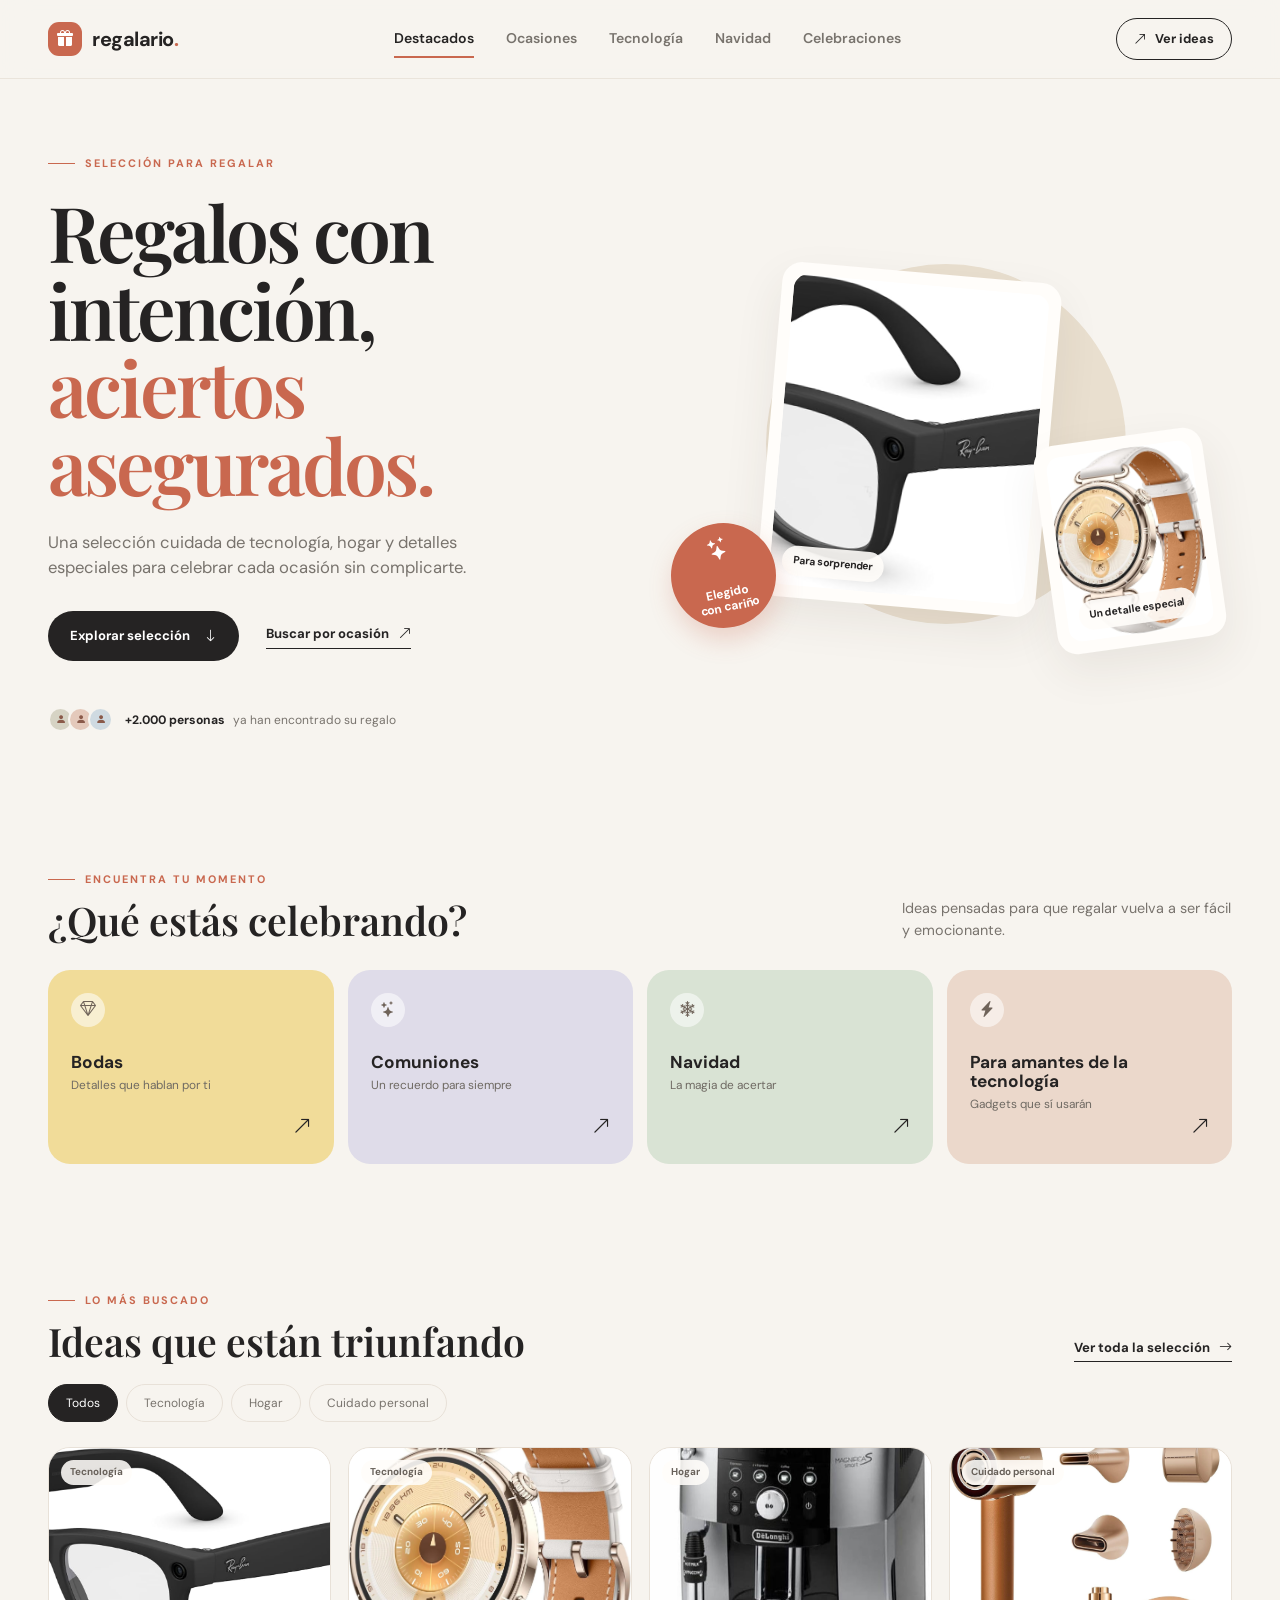
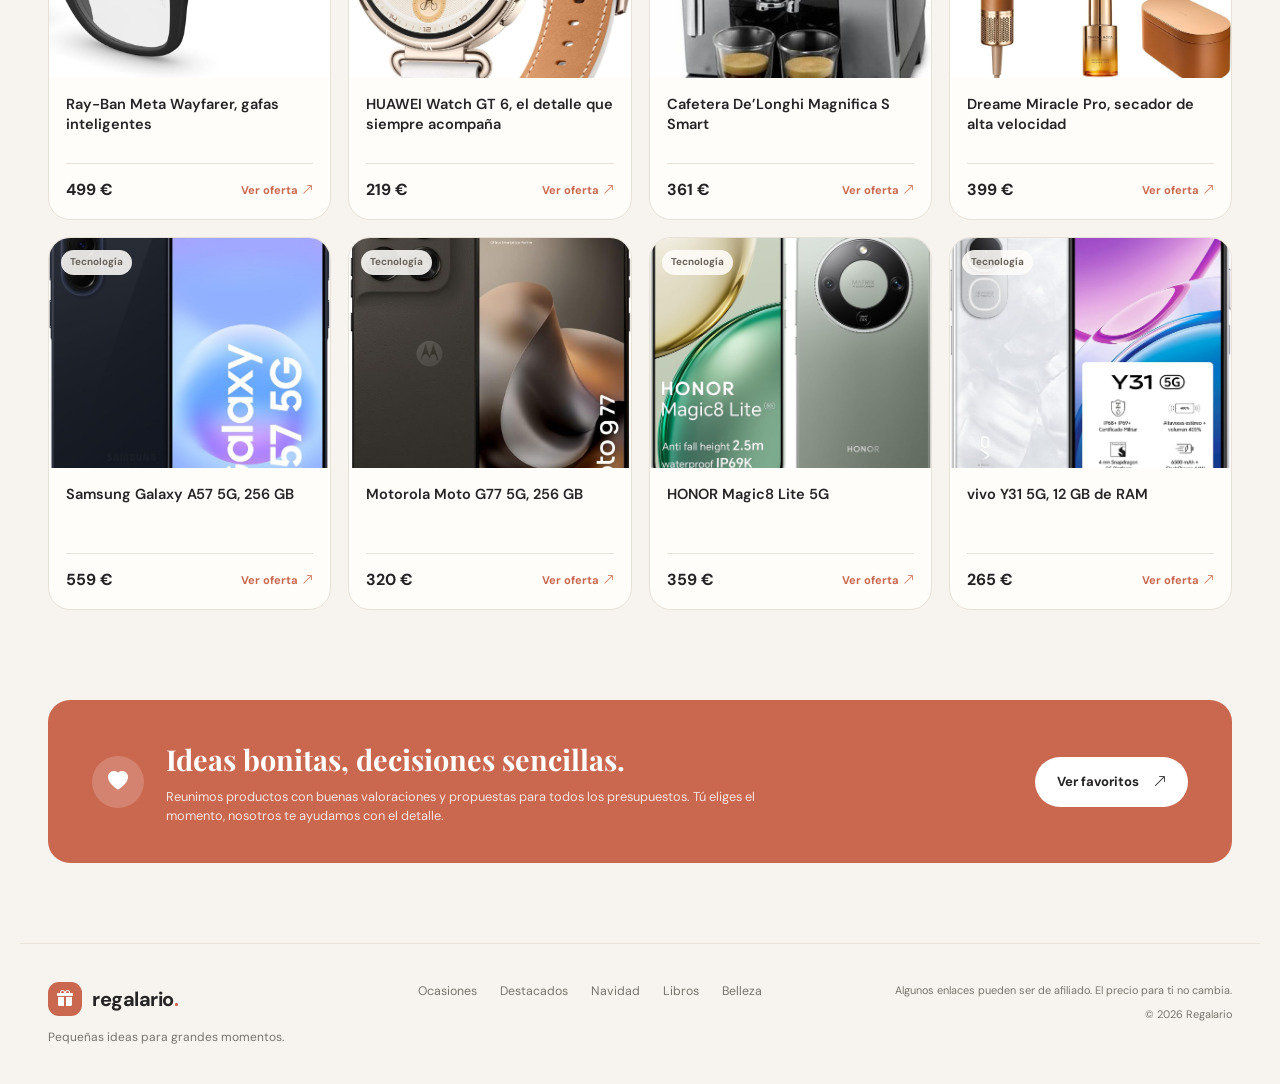
<file: index.html>
<!doctype html>
<html lang="es">
<head>
  <meta charset="UTF-8">
  <meta name="viewport" content="width=device-width, initial-scale=1.0">
  <meta name="description" content="Ideas de regalos tecnológicos y originales para bodas, comuniones, Navidad y momentos especiales. Descubre nuestra selección y compra en Amazon.">
  <meta name="theme-color" content="#f7f4ef">
  <title>Regalario | Ideas que aciertan</title>
  <link rel="preconnect" href="https://fonts.googleapis.com">
  <link rel="preconnect" href="https://fonts.gstatic.com" crossorigin>
  <link href="https://fonts.googleapis.com/css2?family=DM+Sans:wght@400;500;600;700&family=Playfair+Display:wght@600;700&display=swap" rel="stylesheet">
  <link rel="stylesheet" href="home.css">
  <link rel="stylesheet" href="https://cdn.jsdelivr.net/npm/bootstrap-icons@1.11.3/font/bootstrap-icons.min.css">
</head>
<body>
  <header class="site-header"><div class="nav-wrap">
    <a class="brand" href="index.html" aria-label="Regalario, inicio"><span class="brand-mark"><i class="bi bi-gift-fill"></i></span><span>regalario<span class="brand-dot">.</span></span></a>
    <nav class="main-nav" aria-label="Navegación principal"><a class="active" href="#destacados">Destacados</a><a href="#ocasiones">Ocasiones</a><a href="topvideojuegos.html">Tecnología</a><a href="topnavidad.html">Navidad</a><a href="topcomunion.html">Celebraciones</a></nav>
    <a class="nav-action" href="#destacados"><i class="bi bi-arrow-up-right"></i><span>Ver ideas</span></a>
  </div></header>
  <main>
    <section class="hero"><div class="hero-copy"><p class="eyebrow"><span></span> Selección para regalar</p><h1>Regalos con intención,<br><em>aciertos asegurados.</em></h1><p class="hero-text">Una selección cuidada de tecnología, hogar y detalles especiales para celebrar cada ocasión sin complicarte.</p><div class="hero-actions"><a class="button button-dark" href="#destacados">Explorar selección <i class="bi bi-arrow-down"></i></a><a class="text-link" href="#ocasiones">Buscar por ocasión <i class="bi bi-arrow-up-right"></i></a></div><div class="hero-proof"><span class="proof-avatars"><i class="bi bi-person-fill"></i><i class="bi bi-person-fill"></i><i class="bi bi-person-fill"></i></span><strong>+2.000 personas</strong><span>ya han encontrado su regalo</span></div></div>
      <div class="hero-art" aria-label="Selección de regalos para una celebración"><div class="art-glow"></div><div class="art-card art-card-main"><img src="img_juanjo/RAY_BAN.jpg" alt="Gafas inteligentes Ray-Ban Meta" loading="eager"><span>Para sorprender</span></div><div class="art-card art-card-small"><img src="img_juanjo/reloj.jpg" alt="Reloj inteligente" loading="eager"><span>Un detalle especial</span></div><div class="art-note"><i class="bi bi-stars"></i><b>Elegido<br>con cariño</b></div></div>
    </section>
    <section class="occasion-section" id="ocasiones"><div class="section-heading"><div><p class="eyebrow"><span></span> Encuentra tu momento</p><h2>¿Qué estás celebrando?</h2></div><p>Ideas pensadas para que regalar vuelva a ser fácil y emocionante.</p></div><div class="occasion-grid"><a class="occasion-card occasion-wedding" href="topbodas.html"><div><span class="occasion-icon"><i class="bi bi-gem"></i></span><h3>Bodas</h3><p>Detalles que hablan por ti</p></div><i class="bi bi-arrow-up-right arrow"></i></a><a class="occasion-card occasion-communion" href="topcomunion.html"><div><span class="occasion-icon"><i class="bi bi-stars"></i></span><h3>Comuniones</h3><p>Un recuerdo para siempre</p></div><i class="bi bi-arrow-up-right arrow"></i></a><a class="occasion-card occasion-christmas" href="topnavidad.html"><div><span class="occasion-icon"><i class="bi bi-snow2"></i></span><h3>Navidad</h3><p>La magia de acertar</p></div><i class="bi bi-arrow-up-right arrow"></i></a><a class="occasion-card occasion-tech" href="#destacados"><div><span class="occasion-icon"><i class="bi bi-lightning-charge-fill"></i></span><h3>Para amantes de la tecnología</h3><p>Gadgets que sí usarán</p></div><i class="bi bi-arrow-up-right arrow"></i></a></div></section>
    <section class="products-section" id="destacados"><div class="section-heading products-heading"><div><p class="eyebrow"><span></span> Lo más buscado</p><h2>Ideas que están triunfando</h2></div><a class="text-link" href="topvideojuegos.html">Ver toda la selección <i class="bi bi-arrow-right"></i></a></div><div class="filters" role="tablist" aria-label="Filtrar productos"><button class="filter active" data-filter="Todos">Todos</button><button class="filter" data-filter="Tecnología">Tecnología</button><button class="filter" data-filter="Hogar">Hogar</button><button class="filter" data-filter="Cuidado personal">Cuidado personal</button></div><div class="products-grid" aria-live="polite"></div></section>
    <section class="trust-banner"><div class="trust-icon"><i class="bi bi-heart-fill"></i></div><div><h2>Ideas bonitas, decisiones sencillas.</h2><p>Reunimos productos con buenas valoraciones y propuestas para todos los presupuestos. Tú eliges el momento, nosotros te ayudamos con el detalle.</p></div><a class="button button-light" href="#destacados">Ver favoritos <i class="bi bi-arrow-up-right"></i></a></section>
  </main>
  <footer class="site-footer"><div class="footer-brand"><a class="brand" href="index.html"><span class="brand-mark"><i class="bi bi-gift-fill"></i></span><span>regalario<span class="brand-dot">.</span></span></a><p>Pequeñas ideas para grandes momentos.</p></div><div class="footer-links"><a href="#ocasiones">Ocasiones</a><a href="#destacados">Destacados</a><a href="topnavidad.html">Navidad</a><a href="toplibros.html">Libros</a><a href="topbelleza.html">Belleza</a></div><div class="footer-legal"><p>Algunos enlaces pueden ser de afiliado. El precio para ti no cambia.</p><span>© 2026 Regalario</span></div></footer>
  <script src="script.js"></script>
</body>
</html>
</file>
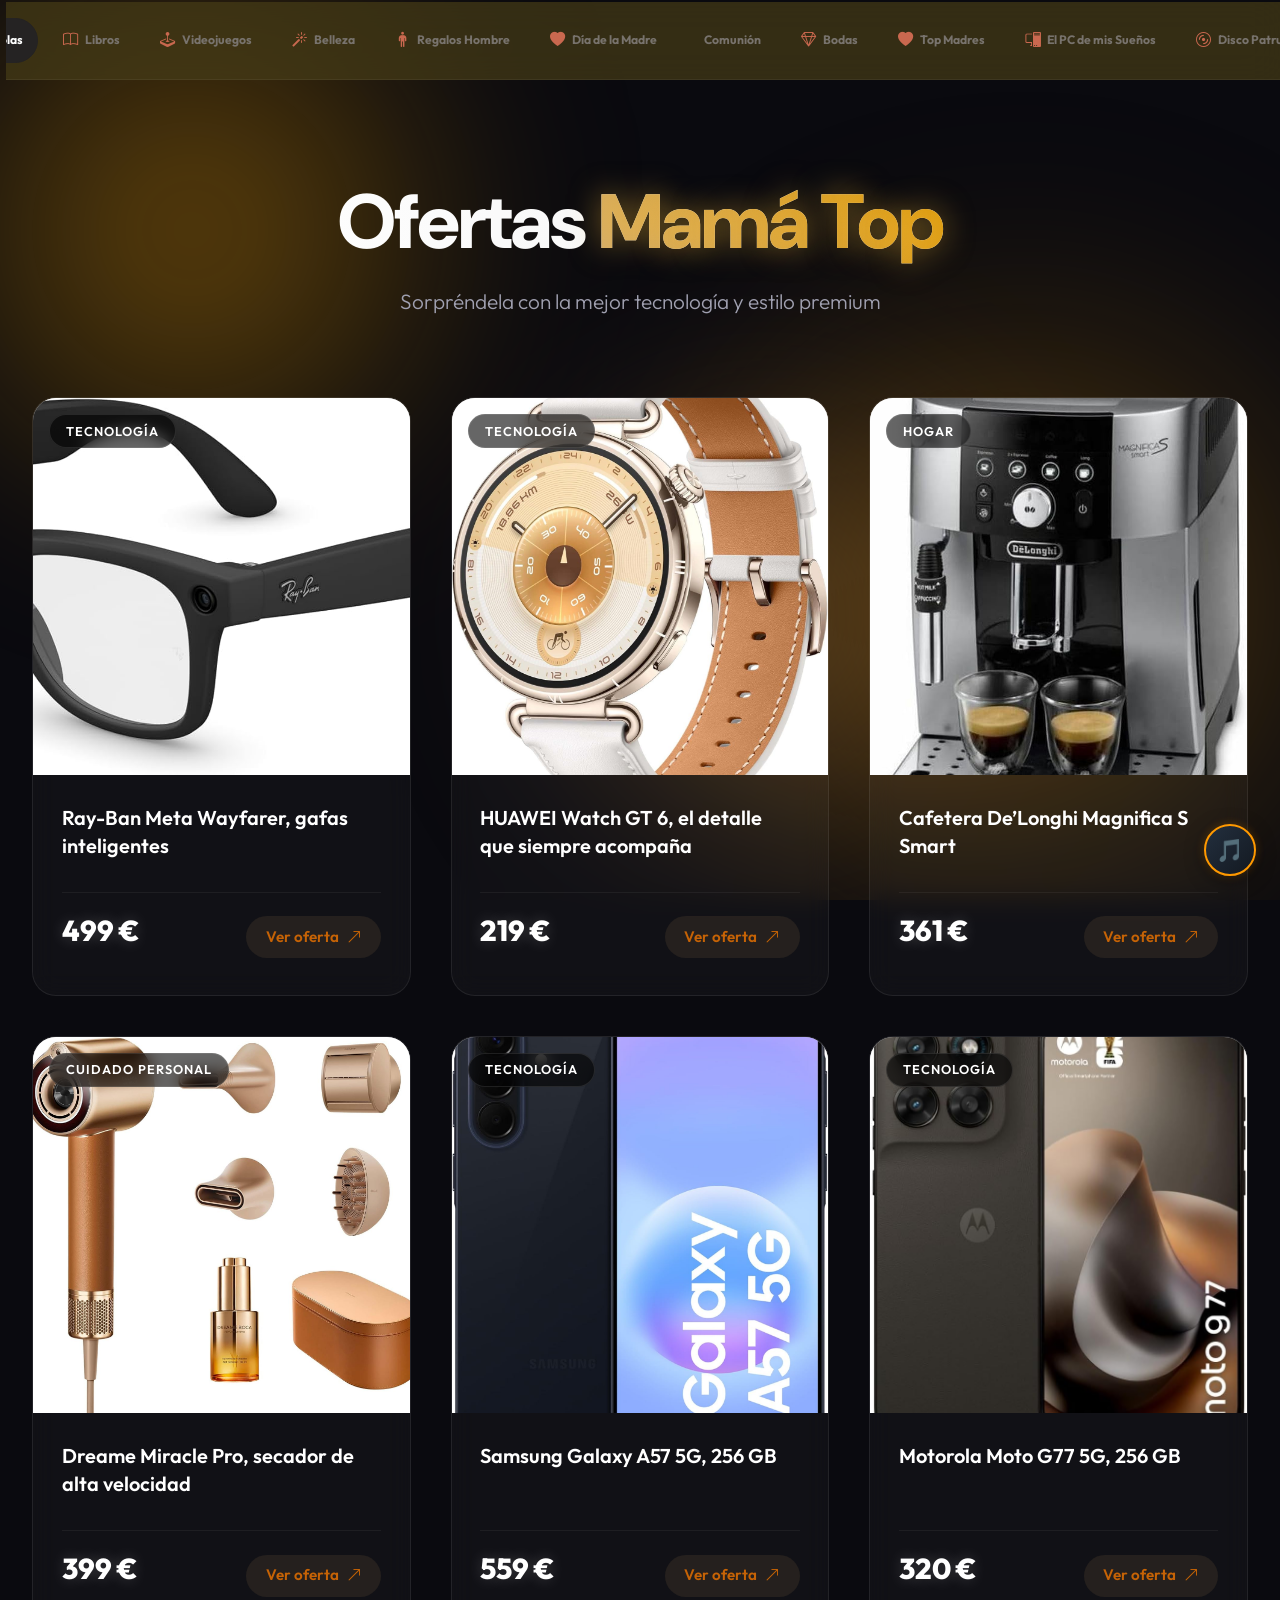
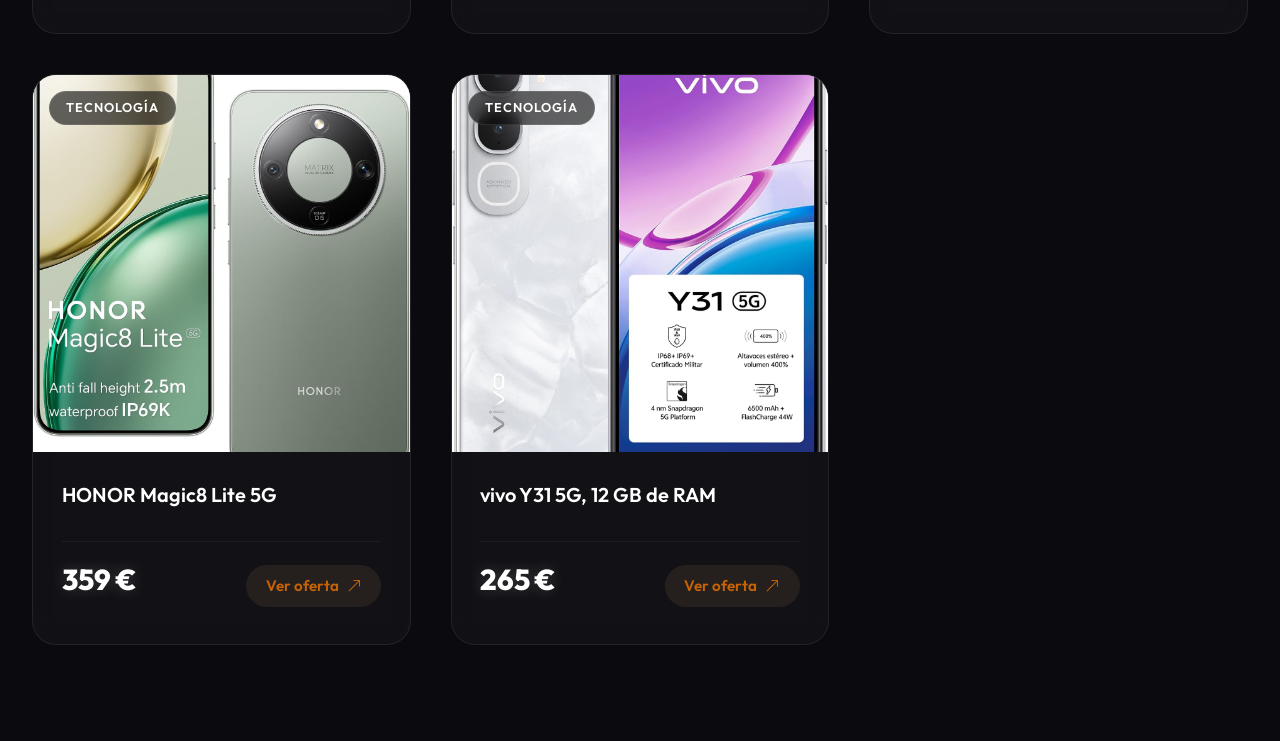
<file: madrestop.html>
<!DOCTYPE html>
<html lang="es">
<head>
    <meta charset="UTF-8">
    <meta name="viewport" content="width=device-width, initial-scale=1.0">
    <meta name="description" content="Descubre las mejores ofertas para mamá, desde smartphones de última generación hasta accesorios premium.">
    <title>Ofertas Mamá Top | Regalos Premium</title>
    <link rel="stylesheet" href="stylejuanjo.css">
    <link href="https://fonts.googleapis.com/css2?family=Outfit:wght@300;400;600;800&display=swap" rel="stylesheet">
      <!-- Design System & Icons -->
    <link rel="stylesheet" href="style.css">
    <link rel="stylesheet" href="stylejuanjo.css">
    <link rel="stylesheet" href="audio_styles.css">
    <link rel="stylesheet" href="https://cdn.jsdelivr.net/npm/bootstrap-icons@1.11.3/font/bootstrap-icons.min.css">
</head>

<body>
<nav class="navbar">
        <a href="index.html" class="active"><i class="bi bi-controller"></i> Consolas</a>
        <a href="toplibros.html"><i class="bi bi-book"></i> Libros</a>
        <a href="topvideojuegos.html"><i class="bi bi-joystick"></i> Videojuegos</a>
        <a href="topbelleza.html"><i class="bi bi-magic"></i> Belleza</a>
        <a href="topregalos_hombre.html"><i class="bi bi-person-standing"></i> Regalos Hombre</a>
        <a href="topmadre.html"><i class="bi bi-heart-fill"></i> Día de la Madre</a>
        <a href="topcomunion.html"><i class="bi bi-church"></i> Comunión</a>
        <a href="topbodas.html"><i class="bi bi-gem"></i> Bodas</a>
        <a href="madrestop.html"><i class="bi bi-heart-fill"></i> Top Madres</a>
        <a href="pc_suenos.html"><i class="bi bi-pc-display"></i> El PC de mis Sueños</a>
        <a href="https://rioseras007.github.io/alfonsorubio/web/index.html"><i class="bi bi-disc"></i> Disco Patrulla Canina</a>
    </nav>


    <div class="background-effects">
        <div class="blob blob1"></div>
        <div class="blob blob2"></div>
        <div class="blob blob3"></div>
    </div>
    
    <header class="hero">
        <h1 class="title">Ofertas <span>Mamá Top</span></h1>
        <p class="subtitle">Sorpréndela con la mejor tecnología y estilo premium</p>
    </header>

    <main class="container">
        <section class="products-grid">
            <!-- Product Cards generated via JS -->
        </section>
    </main>

    <script src="script.js"></script>
    <script src="audio10.js"></script>
</body>
</html>
</file>
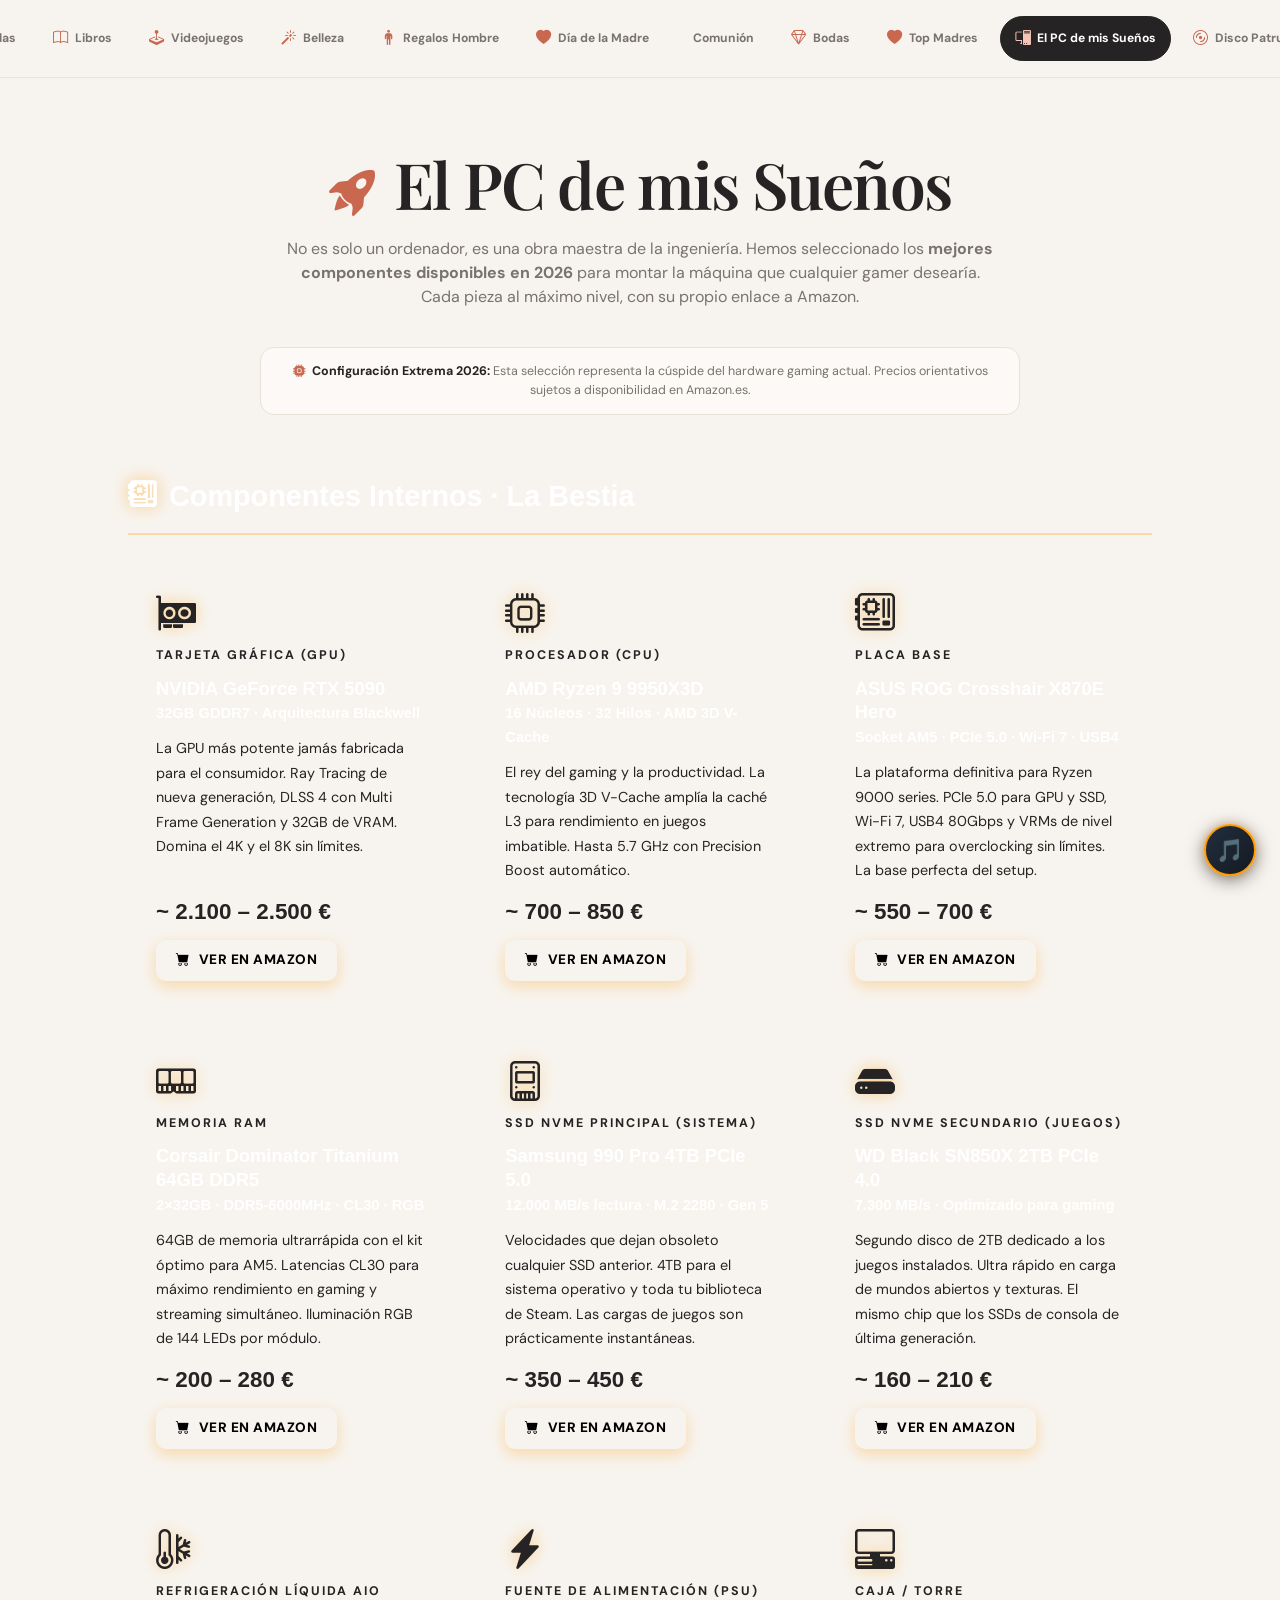
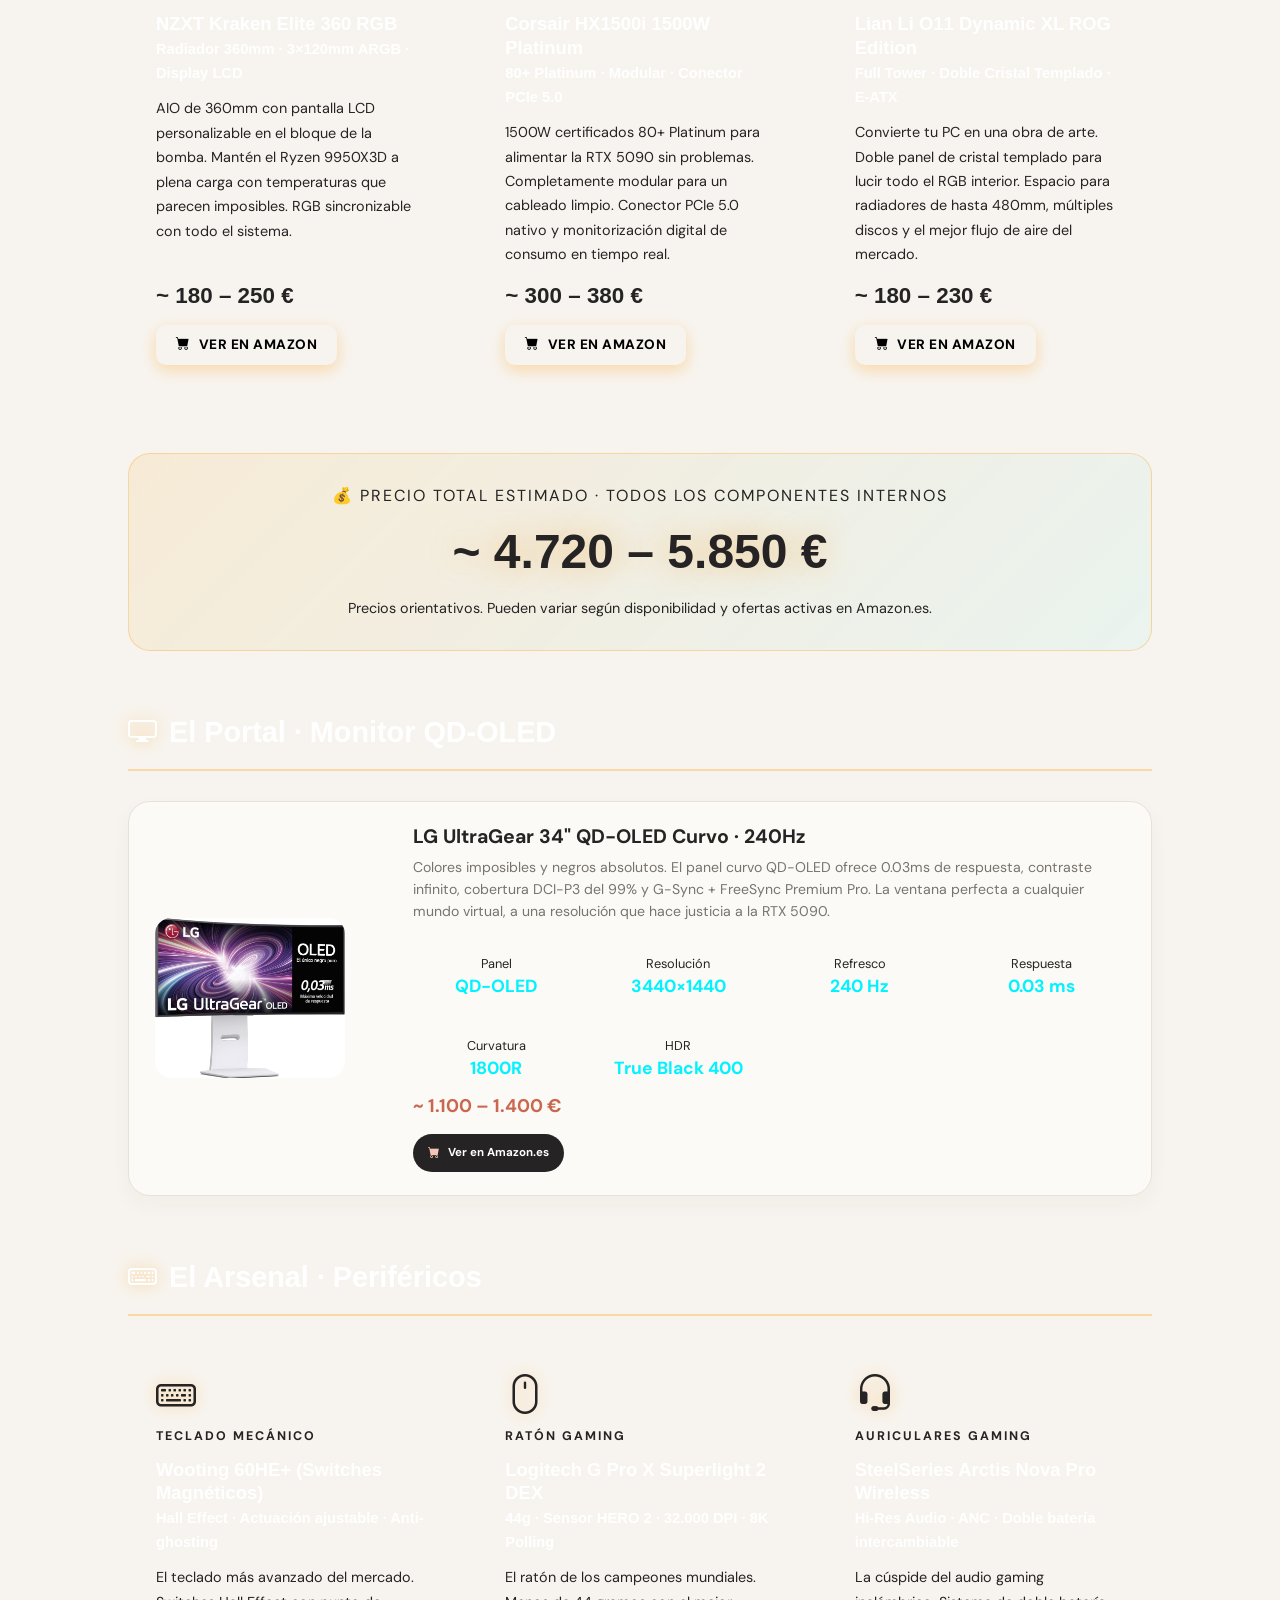
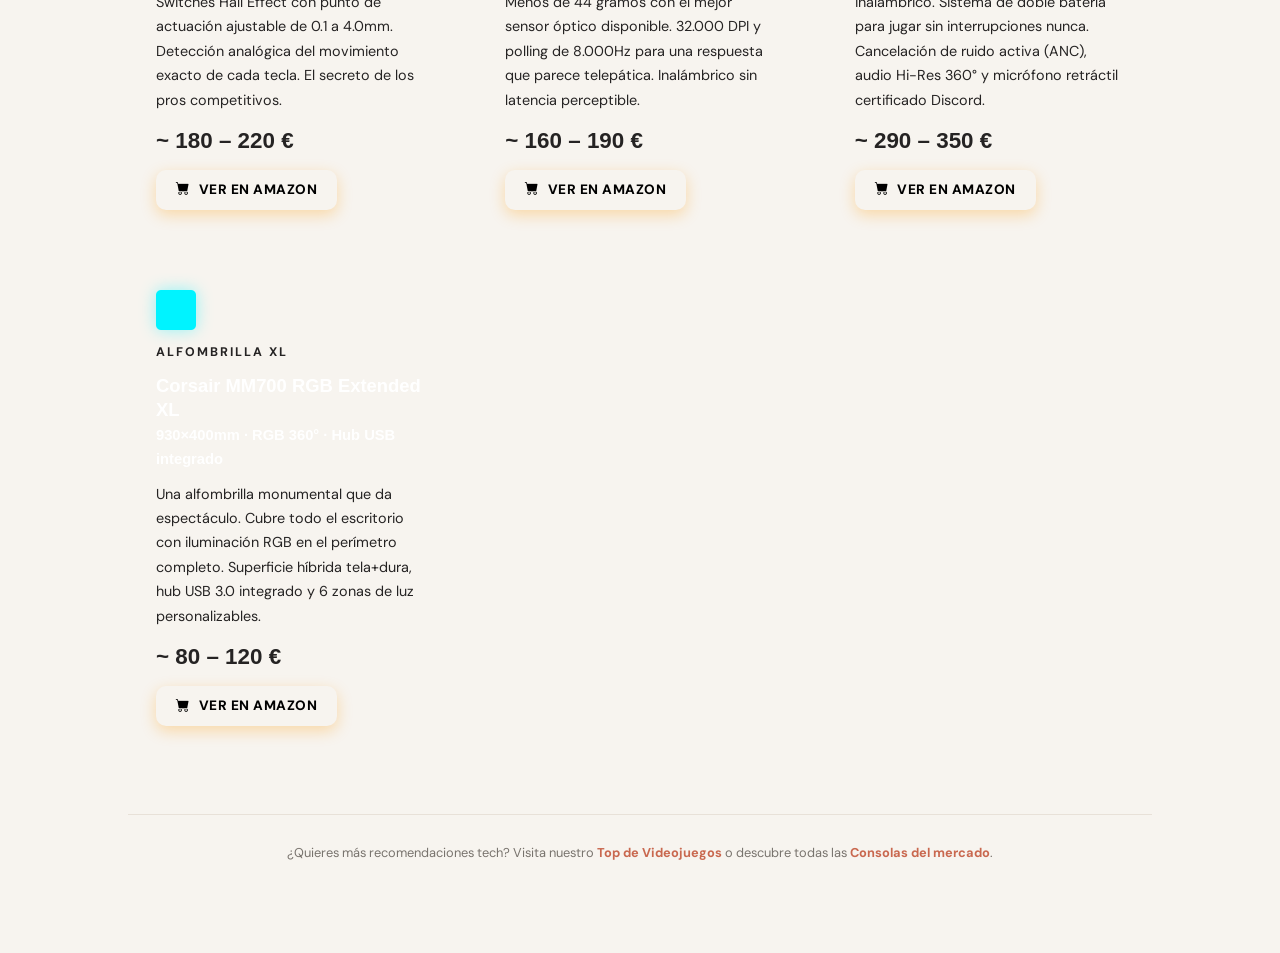
<file: pc_suenos.html>
<!DOCTYPE html>
<html lang="es">

<head>
    <meta charset="UTF-8">
    <meta name="viewport" content="width=device-width, initial-scale=1.0">
    <title>El PC de mis Sueños 🚀 - Setup Gaming Definitivo 2026</title>
    <meta name="description"
        content="Descubre el PC gaming definitivo de 2026. RTX 5090, Ryzen 9 9950X3D, placa base ROG, RAM DDR5, SSD PCIe 5.0 y más. Cada componente con su enlace a Amazon." />
    <meta property="og:type" content="website" />
    <meta property="og:url" content="https://rioseras007.github.io/Amazon/pc_suenos.html" />
    <meta property="og:title" content="El PC de mis Sueños 🚀 - Setup Gaming Definitivo 2026" />
    <meta property="og:description"
        content="La guía definitiva para montar el PC gaming más potente de 2026. Cada componente con su enlace individual en Amazon." />
    <link rel="canonical" href="https://rioseras007.github.io/Amazon/pc_suenos.html" />

    <!-- Design System & Icons -->
    <link rel="stylesheet" href="style.css">
    <link rel="stylesheet" href="style_pc.css">
    <link rel="stylesheet" href="audio_styles.css">
    <link rel="stylesheet" href="https://cdn.jsdelivr.net/npm/bootstrap-icons@1.11.3/font/bootstrap-icons.min.css">
</head>

<body>
    <nav class="navbar">
        <a href="index.html"><i class="bi bi-controller"></i> Consolas</a>
        <a href="toplibros.html"><i class="bi bi-book"></i> Libros</a>
        <a href="topvideojuegos.html"><i class="bi bi-joystick"></i> Videojuegos</a>
        <a href="topbelleza.html"><i class="bi bi-magic"></i> Belleza</a>
        <a href="topregalos_hombre.html"><i class="bi bi-person-standing"></i> Regalos Hombre</a>
        <a href="topmadre.html"><i class="bi bi-heart-fill"></i> Día de la Madre</a>
        <a href="topcomunion.html"><i class="bi bi-church"></i> Comunión</a>
        <a href="topbodas.html"><i class="bi bi-gem"></i> Bodas</a>
        <a href="madrestop.html"><i class="bi bi-heart-fill"></i> Top Madres</a>
        <a href="pc_suenos.html" class="active"><i class="bi bi-pc-display"></i> El PC de mis Sueños</a>
        <a href="https://rioseras007.github.io/alfonsorubio/web/index.html"><i class="bi bi-disc"></i> Disco Patrulla Canina</a>
    </nav>

    <div class="container">

        <h1><i class="bi bi-rocket-takeoff-fill"></i> El PC de mis Sueños</h1>
        <p class="intro">No es solo un ordenador, es una obra maestra de la ingeniería. Hemos seleccionado los
            <strong>mejores componentes disponibles en 2026</strong> para montar la máquina que cualquier gamer
            desearía. Cada pieza al máximo nivel, con su propio enlace a Amazon.
        </p>

        <div class="disclaimer-notice">
            <strong><i class="bi bi-cpu-fill"></i> Configuración Extrema 2026:</strong> Esta selección representa la
            cúspide del hardware gaming actual. Precios orientativos sujetos a disponibilidad en Amazon.es.
        </div>

        <!-- ════════════════════════════════
             COMPONENTES INTERNOS
             ════════════════════════════════ -->
        <h2 class="section-title"><i class="bi bi-motherboard-fill"></i> Componentes Internos · La Bestia</h2>

        <div class="components-grid">

            <!-- TARJETA GRÁFICA -->
            <div class="comp-card">
                <i class="bi bi-gpu-card comp-icon"></i>
                <span class="comp-label">Tarjeta Gráfica (GPU)</span>
                <div class="comp-name">NVIDIA GeForce RTX 5090<br><small
                        style="font-size:0.8em;color:var(--text-muted);">32GB GDDR7 · Arquitectura Blackwell</small>
                </div>
                <p class="comp-desc">La GPU más potente jamás fabricada para el consumidor. Ray Tracing de nueva
                    generación, DLSS 4 con Multi Frame Generation y 32GB de VRAM. Domina el 4K y el 8K sin límites.</p>
                <div class="comp-price">~ 2.100 – 2.500 €</div>
                <a href="https://amzn.to/3O96UoE" class="comp-btn" target="_blank"><i class="bi bi-cart-fill"></i> Ver
                    en Amazon</a>
            </div>

            <!-- PROCESADOR -->
            <div class="comp-card">
                <i class="bi bi-cpu comp-icon"></i>
                <span class="comp-label">Procesador (CPU)</span>
                <div class="comp-name">AMD Ryzen 9 9950X3D<br><small style="font-size:0.8em;color:var(--text-muted);">16
                        Núcleos · 32 Hilos · AMD 3D V-Cache</small></div>
                <p class="comp-desc">El rey del gaming y la productividad. La tecnología 3D V-Cache amplía la caché L3
                    para rendimiento en juegos imbatible. Hasta 5.7 GHz con Precision Boost automático.</p>
                <div class="comp-price">~ 700 – 850 €</div>
                <a href="https://amzn.to/4cszGtM" class="comp-btn" target="_blank"><i class="bi bi-cart-fill"></i> Ver
                    en Amazon</a>
            </div>

            <!-- PLACA BASE -->
            <div class="comp-card">
                <i class="bi bi-motherboard comp-icon"></i>
                <span class="comp-label">Placa Base</span>
                <div class="comp-name">ASUS ROG Crosshair X870E Hero<br><small
                        style="font-size:0.8em;color:var(--text-muted);">Socket AM5 · PCIe 5.0 · Wi-Fi 7 · USB4</small>
                </div>
                <p class="comp-desc">La plataforma definitiva para Ryzen 9000 series. PCIe 5.0 para GPU y SSD, Wi-Fi 7,
                    USB4 80Gbps y VRMs de nivel extremo para overclocking sin límites. La base perfecta del setup.</p>
                <div class="comp-price">~ 550 – 700 €</div>
                <a href="https://amzn.to/4cdOnQe" class="comp-btn" target="_blank"><i class="bi bi-cart-fill"></i> Ver
                    en Amazon</a>
            </div>

            <!-- RAM -->
            <div class="comp-card">
                <i class="bi bi-memory comp-icon"></i>
                <span class="comp-label">Memoria RAM</span>
                <div class="comp-name">Corsair Dominator Titanium 64GB DDR5<br><small
                        style="font-size:0.8em;color:var(--text-muted);">2×32GB · DDR5-6000MHz · CL30 · RGB</small>
                </div>
                <p class="comp-desc">64GB de memoria ultrarrápida con el kit óptimo para AM5. Latencias CL30 para máximo
                    rendimiento en gaming y streaming simultáneo. Iluminación RGB de 144 LEDs por módulo.</p>
                <div class="comp-price">~ 200 – 280 €</div>
                <a href="https://amzn.to/4sWqqnz" class="comp-btn" target="_blank"><i class="bi bi-cart-fill"></i> Ver
                    en Amazon</a>
            </div>

            <!-- SSD PRINCIPAL -->
            <div class="comp-card">
                <i class="bi bi-device-ssd comp-icon"></i>
                <span class="comp-label">SSD NVMe Principal (Sistema)</span>
                <div class="comp-name">Samsung 990 Pro 4TB PCIe 5.0<br><small
                        style="font-size:0.8em;color:var(--text-muted);">12.000 MB/s lectura · M.2 2280 · Gen 5</small>
                </div>
                <p class="comp-desc">Velocidades que dejan obsoleto cualquier SSD anterior. 4TB para el sistema
                    operativo y toda tu biblioteca de Steam. Las cargas de juegos son prácticamente instantáneas.</p>
                <div class="comp-price">~ 350 – 450 €</div>
                <a href="https://amzn.to/47Lhrgu" class="comp-btn" target="_blank"><i class="bi bi-cart-fill"></i> Ver
                    en Amazon</a>
            </div>

            <!-- SSD SECUNDARIO -->
            <div class="comp-card">
                <i class="bi bi-hdd-fill comp-icon"></i>
                <span class="comp-label">SSD NVMe Secundario (Juegos)</span>
                <div class="comp-name">WD Black SN850X 2TB PCIe 4.0<br><small
                        style="font-size:0.8em;color:var(--text-muted);">7.300 MB/s · Optimizado para gaming</small>
                </div>
                <p class="comp-desc">Segundo disco de 2TB dedicado a los juegos instalados. Ultra rápido en carga de
                    mundos abiertos y texturas. El mismo chip que los SSDs de consola de última generación.</p>
                <div class="comp-price">~ 160 – 210 €</div>
                <a href="https://amzn.to/47LlrO2" class="comp-btn" target="_blank"><i class="bi bi-cart-fill"></i> Ver
                    en Amazon</a>
            </div>

            <!-- REFRIGERACIÓN -->
            <div class="comp-card">
                <i class="bi bi-thermometer-snow comp-icon"></i>
                <span class="comp-label">Refrigeración Líquida AIO</span>
                <div class="comp-name">NZXT Kraken Elite 360 RGB<br><small
                        style="font-size:0.8em;color:var(--text-muted);">Radiador 360mm · 3×120mm ARGB · Display
                        LCD</small></div>
                <p class="comp-desc">AIO de 360mm con pantalla LCD personalizable en el bloque de la bomba. Mantén el
                    Ryzen 9950X3D a plena carga con temperaturas que parecen imposibles. RGB sincronizable con todo el
                    sistema.</p>
                <div class="comp-price">~ 180 – 250 €</div>
                <a href="https://amzn.to/4ty75ZF" class="comp-btn" target="_blank"><i class="bi bi-cart-fill"></i> Ver
                    en Amazon</a>
            </div>

            <!-- FUENTE DE ALIMENTACIÓN -->
            <div class="comp-card">
                <i class="bi bi-lightning-charge-fill comp-icon"></i>
                <span class="comp-label">Fuente de Alimentación (PSU)</span>
                <div class="comp-name">Corsair HX1500i 1500W Platinum<br><small
                        style="font-size:0.8em;color:var(--text-muted);">80+ Platinum · Modular · Conector PCIe
                        5.0</small></div>
                <p class="comp-desc">1500W certificados 80+ Platinum para alimentar la RTX 5090 sin problemas.
                    Completamente modular para un cableado limpio. Conector PCIe 5.0 nativo y monitorización digital de
                    consumo en tiempo real.</p>
                <div class="comp-price">~ 300 – 380 €</div>
                <a href="https://amzn.to/4vywdBJ" class="comp-btn" target="_blank"><i class="bi bi-cart-fill"></i> Ver
                    en Amazon</a>
            </div>

            <!-- CAJA / TORRE -->
            <div class="comp-card">
                <i class="bi bi-pc-display-horizontal comp-icon"></i>
                <span class="comp-label">Caja / Torre</span>
                <div class="comp-name">Lian Li O11 Dynamic XL ROG Edition<br><small
                        style="font-size:0.8em;color:var(--text-muted);">Full Tower · Doble Cristal Templado ·
                        E-ATX</small></div>
                <p class="comp-desc">Convierte tu PC en una obra de arte. Doble panel de cristal templado para lucir
                    todo el RGB interior. Espacio para radiadores de hasta 480mm, múltiples discos y el mejor flujo de
                    aire del mercado.</p>
                <div class="comp-price">~ 180 – 230 €</div>
                <a href="https://amzn.to/4bTmr5e" class="comp-btn" target="_blank"><i class="bi bi-cart-fill"></i> Ver
                    en Amazon</a>
            </div>

        </div>

        <!-- PRECIO TOTAL PC -->
        <div class="price-total-box">
            <div class="total-label">💰 Precio Total Estimado · Todos los Componentes Internos</div>
            <div class="total-price">~ 4.720 – 5.850 €</div>
            <p style="color:var(--text-muted); margin-top:10px; font-size:0.9em;">Precios orientativos. Pueden variar
                según disponibilidad y ofertas activas en Amazon.es.</p>
        </div>

        <!-- ════════════════════════════════
             MONITOR
             ════════════════════════════════ -->
        <h2 class="section-title"><i class="bi bi-display"></i> El Portal · Monitor QD-OLED</h2>

        <div class="top-item">
            <img src="pc_img/71xJ-XD1x6L._AC_SL1500_.jpg" alt="Monitor Gaming QD-OLED Ultra-Wide"
                style="margin-left:0; margin-right:40px;">
            <div class="content">
                <h2 class="title">LG UltraGear 34" QD-OLED Curvo · 240Hz</h2>
                <p class="desc">Colores imposibles y negros absolutos. El panel curvo QD-OLED ofrece 0.03ms de
                    respuesta, contraste infinito, cobertura DCI-P3 del 99% y G-Sync + FreeSync Premium Pro. La ventana
                    perfecta a cualquier mundo virtual, a una resolución que hace justicia a la RTX 5090.</p>
                <div class="stats-grid">
                    <div class="stat-item"><span>Panel</span><strong>QD-OLED</strong></div>
                    <div class="stat-item"><span>Resolución</span><strong>3440×1440</strong></div>
                    <div class="stat-item"><span>Refresco</span><strong>240 Hz</strong></div>
                    <div class="stat-item"><span>Respuesta</span><strong>0.03 ms</strong></div>
                    <div class="stat-item"><span>Curvatura</span><strong>1800R</strong></div>
                    <div class="stat-item"><span>HDR</span><strong>True Black 400</strong></div>
                </div>
                <p class="price">~ 1.100 – 1.400 €</p>
                <a href="https://amzn.to/4vhwyZ2" class="buy-btn" target="_blank"><i class="bi bi-cart-fill"></i> Ver en
                    Amazon.es</a>
            </div>
        </div>

        <!-- ════════════════════════════════
             PERIFÉRICOS
             ════════════════════════════════ -->
        <h2 class="section-title"><i class="bi bi-keyboard"></i> El Arsenal · Periféricos</h2>

        <div class="components-grid">

            <!-- TECLADO -->
            <div class="comp-card">
                <i class="bi bi-keyboard comp-icon"></i>
                <span class="comp-label">Teclado Mecánico</span>
                <div class="comp-name">Wooting 60HE+ (Switches Magnéticos)<br><small
                        style="font-size:0.8em;color:var(--text-muted);">Hall Effect · Actuación ajustable ·
                        Anti-ghosting</small></div>
                <p class="comp-desc">El teclado más avanzado del mercado. Switches Hall Effect con punto de actuación
                    ajustable de 0.1 a 4.0mm. Detección analógica del movimiento exacto de cada tecla. El secreto de los
                    pros competitivos.</p>
                <div class="comp-price">~ 180 – 220 €</div>
                <a href="https://amzn.to/4shZ0r6" class="comp-btn" target="_blank"><i class="bi bi-cart-fill"></i> Ver
                    en Amazon</a>
            </div>

            <!-- RATÓN -->
            <div class="comp-card">
                <i class="bi bi-mouse comp-icon"></i>
                <span class="comp-label">Ratón Gaming</span>
                <div class="comp-name">Logitech G Pro X Superlight 2 DEX<br><small
                        style="font-size:0.8em;color:var(--text-muted);">44g · Sensor HERO 2 · 32.000 DPI · 8K
                        Polling</small></div>
                <p class="comp-desc">El ratón de los campeones mundiales. Menos de 44 gramos con el mejor sensor óptico
                    disponible. 32.000 DPI y polling de 8.000Hz para una respuesta que parece telepática. Inalámbrico
                    sin latencia perceptible.</p>
                <div class="comp-price">~ 160 – 190 €</div>
                <a href="https://www.amazon.es/s?k=Logitech+G+Pro+X+Superlight+2+DEX" class="comp-btn"
                    target="_blank"><i class="bi bi-cart-fill"></i> Ver en Amazon</a>
            </div>

            <!-- AURICULARES -->
            <div class="comp-card">
                <i class="bi bi-headset comp-icon"></i>
                <span class="comp-label">Auriculares Gaming</span>
                <div class="comp-name">SteelSeries Arctis Nova Pro Wireless<br><small
                        style="font-size:0.8em;color:var(--text-muted);">Hi-Res Audio · ANC · Doble batería
                        intercambiable</small></div>
                <p class="comp-desc">La cúspide del audio gaming inalámbrico. Sistema de doble batería para jugar sin
                    interrupciones nunca. Cancelación de ruido activa (ANC), audio Hi-Res 360° y micrófono retráctil
                    certificado Discord.</p>
                <div class="comp-price">~ 290 – 350 €</div>
                <a href="https://www.amazon.es/s?k=SteelSeries+Arctis+Nova+Pro+Wireless" class="comp-btn"
                    target="_blank"><i class="bi bi-cart-fill"></i> Ver en Amazon</a>
            </div>

            <!-- ALFOMBRILLA -->
            <div class="comp-card">
                <i class="bi bi-square-fill comp-icon"
                    style="color:var(--neon-blue); filter:drop-shadow(0 0 8px rgba(0,243,255,0.4));"></i>
                <span class="comp-label">Alfombrilla XL</span>
                <div class="comp-name">Corsair MM700 RGB Extended XL<br><small
                        style="font-size:0.8em;color:var(--text-muted);">930×400mm · RGB 360° · Hub USB
                        integrado</small></div>
                <p class="comp-desc">Una alfombrilla monumental que da espectáculo. Cubre todo el escritorio con
                    iluminación RGB en el perímetro completo. Superficie híbrida tela+dura, hub USB 3.0 integrado y 6
                    zonas de luz personalizables.</p>
                <div class="comp-price">~ 80 – 120 €</div>
                <a href="https://www.amazon.es/s?k=Corsair+MM700+RGB+XL" class="comp-btn" target="_blank"><i
                        class="bi bi-cart-fill"></i> Ver en Amazon</a>
            </div>

        </div>

        <p class="footer-info">¿Quieres más recomendaciones tech? Visita nuestro <a href="topvideojuegos.html">Top de
                Videojuegos</a> o descubre todas las <a href="index.html">Consolas del mercado</a>.</p>

    </div>

    <script src="audio8.js"></script>
</body>

</html>
</file>
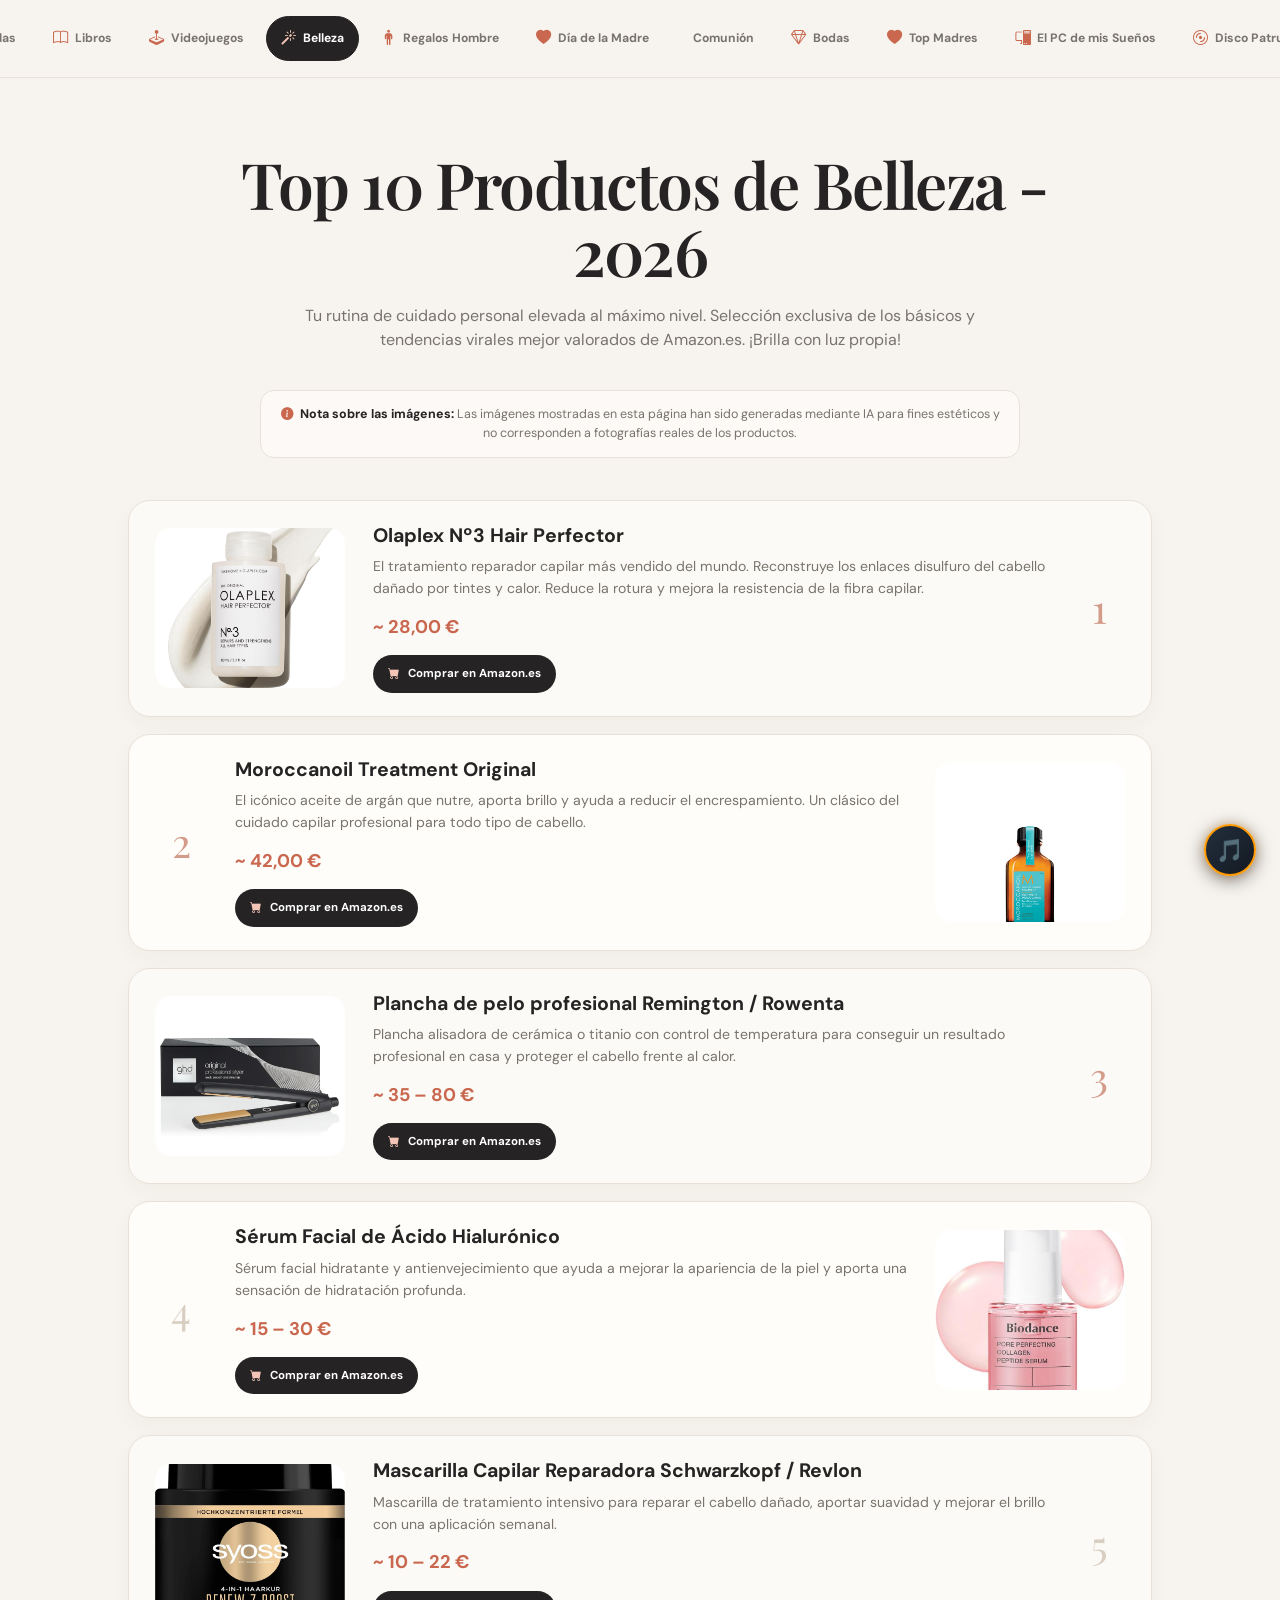
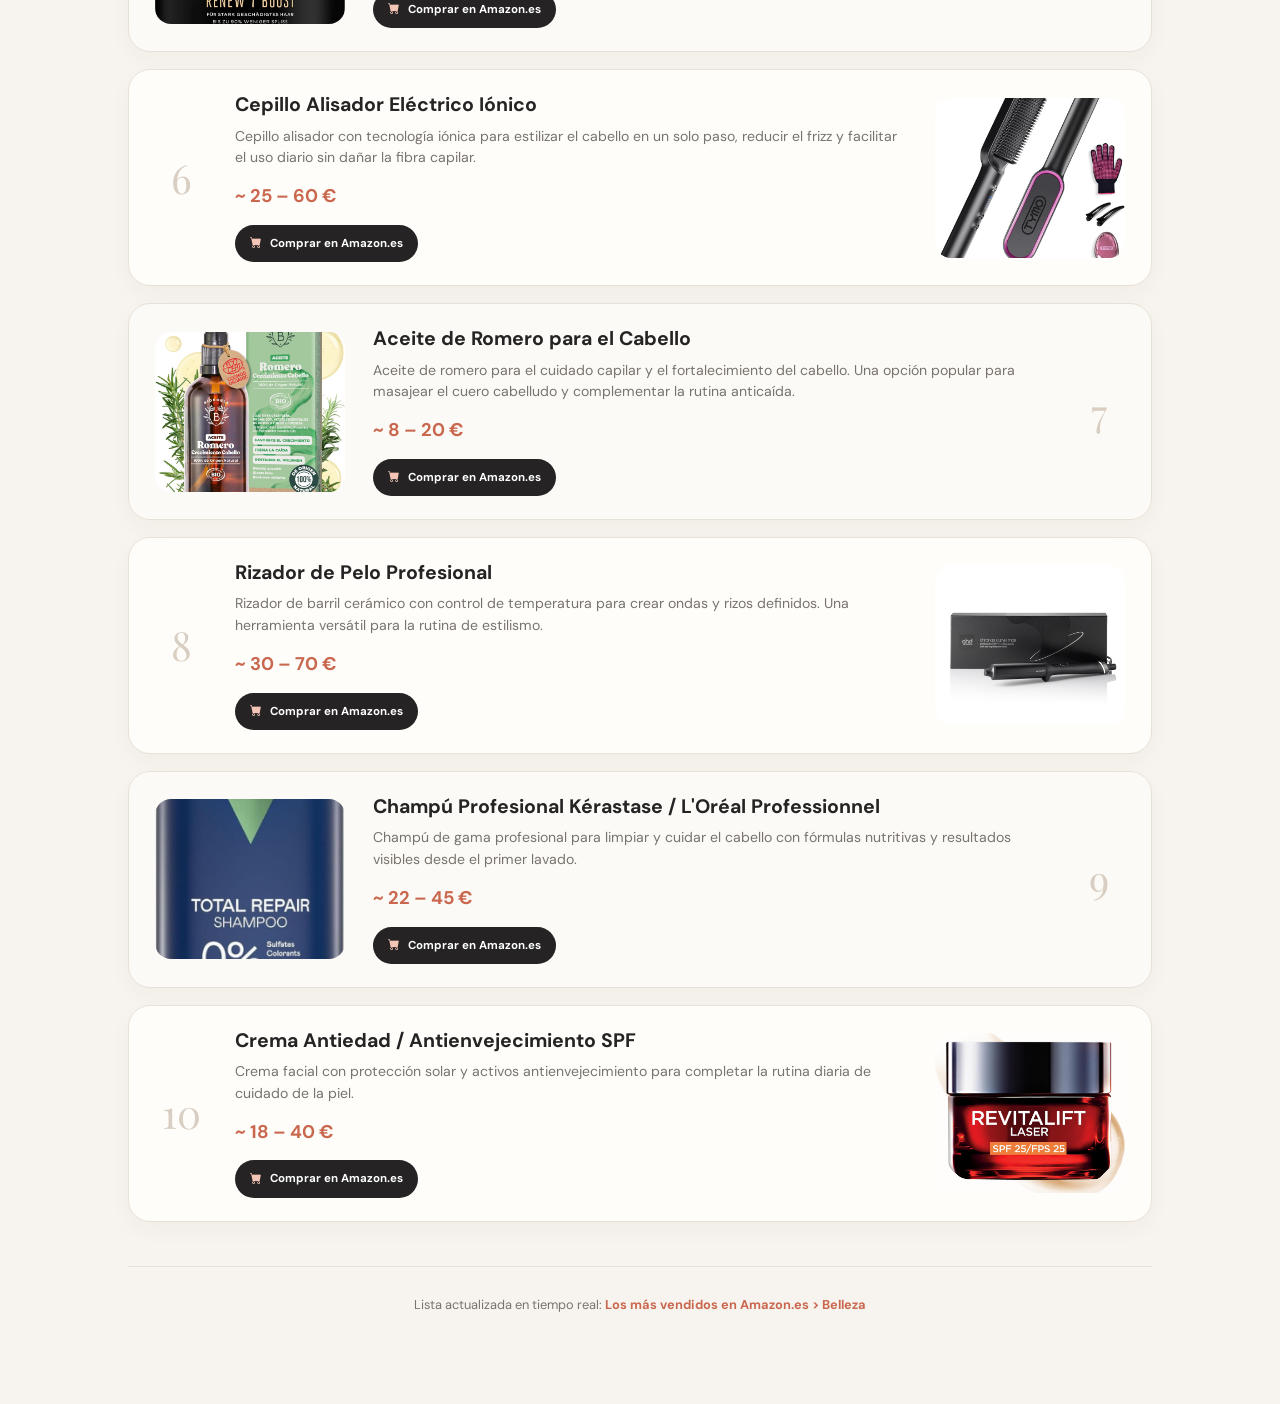
<file: topbelleza.html>
<!DOCTYPE html>
<html lang="es">

<head>
    <meta charset="UTF-8">
    <meta name="viewport" content="width=device-width, initial-scale=1.0">
    <title>Top 10 Productos de Belleza y Cuidado Personal - 2026 💄</title>
    <meta name="description" content="Descubre los productos de belleza más vendidos en Amazon España. Cuidado facial, capilar, maquillaje y perfumes con mejores valoraciones." />
    <meta property="og:type" content="website" />
    <meta property="og:url" content="https://rioseras007.github.io/Amazon/topbelleza.html" />
    <meta property="og:title" content="Top 10 Productos de Belleza y Cuidado Personal - 2026 💄" />
    <meta property="og:description" content="Productos de belleza más vendidos y mejor valorados en Amazon España." />
    <link rel="canonical" href="https://rioseras007.github.io/Amazon/topbelleza.html" />
    
    <!-- Design System & Icons -->
    <link rel="stylesheet" href="style.css">
    <link rel="stylesheet" href="audio_styles.css">
    <link rel="stylesheet" href="https://cdn.jsdelivr.net/npm/bootstrap-icons@1.11.3/font/bootstrap-icons.min.css">
</head>

<body>
    <nav class="navbar">
        <a href="index.html"><i class="bi bi-controller"></i> Consolas</a>
        <a href="toplibros.html"><i class="bi bi-book"></i> Libros</a>
        <a href="topvideojuegos.html"><i class="bi bi-joystick"></i> Videojuegos</a>
        <a href="topbelleza.html" class="active"><i class="bi bi-magic"></i> Belleza</a>
        <a href="topregalos_hombre.html"><i class="bi bi-person-standing"></i> Regalos Hombre</a>
        <a href="topmadre.html"><i class="bi bi-heart-fill"></i> Día de la Madre</a>
        <a href="topcomunion.html"><i class="bi bi-church"></i> Comunión</a>
        <a href="topbodas.html"><i class="bi bi-gem"></i> Bodas</a>
        <a href="madrestop.html"><i class="bi bi-heart-fill"></i> Top Madres</a>
        <a href="pc_suenos.html"><i class="bi bi-pc-display"></i> El PC de mis Sueños</a>
        <a href="https://rioseras007.github.io/alfonsorubio/web/index.html"><i class="bi bi-disc"></i> Disco Patrulla Canina</a>
    </nav>

    <div class="container">
        <h1><i class="bi bi-sparkles"></i> Top 10 Productos de Belleza - 2026</h1>
        <p class="intro">Tu rutina de cuidado personal elevada al máximo nivel. Selección exclusiva de los básicos y tendencias virales mejor valorados de Amazon.es. ¡Brilla con luz propia!</p>

        <div class="disclaimer-notice">
            <strong><i class="bi bi-info-circle-fill"></i> Nota sobre las imágenes:</strong> Las imágenes mostradas en esta página han sido generadas mediante IA para fines estéticos y no corresponden a fotografías reales de los productos.
        </div>

        <div class="top-item">
            <div class="number">1</div>
            <div class="content">
                <h2 class="title">Olaplex Nº3 Hair Perfector</h2>
                <p class="desc">El tratamiento reparador capilar más vendido del mundo. Reconstruye los enlaces disulfuro del cabello dañado por tintes y calor. Reduce la rotura y mejora la resistencia de la fibra capilar.</p>
                <p class="price">~ 28,00 €</p>
                <a href="https://www.amazon.es/s?k=olaplex+no+3+hair+perfector&tag=rioseras007-21" class="buy-btn" target="_blank"><i class="bi bi-cart-fill"></i> Comprar en Amazon.es</a>
            </div>
            <img src="videojuegos/mujer1.jpg" alt="Olaplex Nº3 Hair Perfector">
        </div>

        <div class="top-item">
            <div class="number">2</div>
            <div class="content">
                <h2 class="title">Moroccanoil Treatment Original</h2>
                <p class="desc">El icónico aceite de argán que nutre, aporta brillo y ayuda a reducir el encrespamiento. Un clásico del cuidado capilar profesional para todo tipo de cabello.</p>
                <p class="price">~ 42,00 €</p>
                <a href="https://www.amazon.es/s?k=moroccanoil+treatment+original&tag=rioseras007-21" class="buy-btn" target="_blank"><i class="bi bi-cart-fill"></i> Comprar en Amazon.es</a>
            </div>
            <img src="videojuegos/mujer2.jpg" alt="Moroccanoil Treatment Original">
        </div>

        <div class="top-item">
            <div class="number">3</div>
            <div class="content">
                <h2 class="title">Plancha de pelo profesional Remington / Rowenta</h2>
                <p class="desc">Plancha alisadora de cerámica o titanio con control de temperatura para conseguir un resultado profesional en casa y proteger el cabello frente al calor.</p>
                <p class="price">~ 35 – 80 €</p>
                <a href="https://www.amazon.es/s?k=plancha+pelo+profesional+ceramica&tag=rioseras007-21" class="buy-btn" target="_blank"><i class="bi bi-cart-fill"></i> Comprar en Amazon.es</a>
            </div>
            <img src="videojuegos/mujer3.jpg" alt="Plancha de pelo profesional">
        </div>

        <div class="top-item">
            <div class="number">4</div>
            <div class="content">
                <h2 class="title">Sérum Facial de Ácido Hialurónico</h2>
                <p class="desc">Sérum facial hidratante y antienvejecimiento que ayuda a mejorar la apariencia de la piel y aporta una sensación de hidratación profunda.</p>
                <p class="price">~ 15 – 30 €</p>
                <a href="https://www.amazon.es/s?k=serum+acido+hialuronico+facial&tag=rioseras007-21" class="buy-btn" target="_blank"><i class="bi bi-cart-fill"></i> Comprar en Amazon.es</a>
            </div>
            <img src="videojuegos/mujer4.jpg" alt="Sérum Facial de Ácido Hialurónico">
        </div>

        <div class="top-item">
            <div class="number">5</div>
            <div class="content">
                <h2 class="title">Mascarilla Capilar Reparadora Schwarzkopf / Revlon</h2>
                <p class="desc">Mascarilla de tratamiento intensivo para reparar el cabello dañado, aportar suavidad y mejorar el brillo con una aplicación semanal.</p>
                <p class="price">~ 10 – 22 €</p>
                <a href="https://www.amazon.es/s?k=mascarilla+capilar+reparadora+schwarzkopf&tag=rioseras007-21" class="buy-btn" target="_blank"><i class="bi bi-cart-fill"></i> Comprar en Amazon.es</a>
            </div>
            <img src="videojuegos/mujer5.jpg" alt="Mascarilla Capilar Reparadora">
        </div>

        <div class="top-item">
            <div class="number">6</div>
            <div class="content">
                <h2 class="title">Cepillo Alisador Eléctrico Iónico</h2>
                <p class="desc">Cepillo alisador con tecnología iónica para estilizar el cabello en un solo paso, reducir el frizz y facilitar el uso diario sin dañar la fibra capilar.</p>
                <p class="price">~ 25 – 60 €</p>
                <a href="https://www.amazon.es/s?k=cepillo+alisador+electrico+ionico+pelo&tag=rioseras007-21" class="buy-btn" target="_blank"><i class="bi bi-cart-fill"></i> Comprar en Amazon.es</a>
            </div>
            <img src="videojuegos/mujer6.jpg" alt="Cepillo Alisador Eléctrico Iónico">
        </div>

        <div class="top-item">
            <div class="number">7</div>
            <div class="content">
                <h2 class="title">Aceite de Romero para el Cabello</h2>
                <p class="desc">Aceite de romero para el cuidado capilar y el fortalecimiento del cabello. Una opción popular para masajear el cuero cabelludo y complementar la rutina anticaída.</p>
                <p class="price">~ 8 – 20 €</p>
                <a href="https://www.amazon.es/s?k=aceite+romero+cabello+crecimiento&tag=rioseras007-21" class="buy-btn" target="_blank"><i class="bi bi-cart-fill"></i> Comprar en Amazon.es</a>
            </div>
            <img src="videojuegos/mujer7.jpg" alt="Aceite de Romero para el Cabello">
        </div>

        <div class="top-item">
            <div class="number">8</div>
            <div class="content">
                <h2 class="title">Rizador de Pelo Profesional</h2>
                <p class="desc">Rizador de barril cerámico con control de temperatura para crear ondas y rizos definidos. Una herramienta versátil para la rutina de estilismo.</p>
                <p class="price">~ 30 – 70 €</p>
                <a href="https://www.amazon.es/s?k=rizador+pelo+profesional+ceramica&tag=rioseras007-21" class="buy-btn" target="_blank"><i class="bi bi-cart-fill"></i> Comprar en Amazon.es</a>
            </div>
            <img src="videojuegos/mujer8.jpg" alt="Rizador de Pelo Profesional">
        </div>

        <div class="top-item">
            <div class="number">9</div>
            <div class="content">
                <h2 class="title">Champú Profesional Kérastase / L'Oréal Professionnel</h2>
                <p class="desc">Champú de gama profesional para limpiar y cuidar el cabello con fórmulas nutritivas y resultados visibles desde el primer lavado.</p>
                <p class="price">~ 22 – 45 €</p>
                <a href="https://www.amazon.es/s?k=champu+kerastase+profesional&tag=rioseras007-21" class="buy-btn" target="_blank"><i class="bi bi-cart-fill"></i> Comprar en Amazon.es</a>
            </div>
            <img src="videojuegos/mujer9.jpg" alt="Champú Profesional">
        </div>

        <div class="top-item">
            <div class="number">10</div>
            <div class="content">
                <h2 class="title">Crema Antiedad / Antienvejecimiento SPF</h2>
                <p class="desc">Crema facial con protección solar y activos antienvejecimiento para completar la rutina diaria de cuidado de la piel.</p>
                <p class="price">~ 18 – 40 €</p>
                <a href="https://www.amazon.es/s?k=crema+antiedad+spf+cara+mujer&tag=rioseras007-21" class="buy-btn" target="_blank"><i class="bi bi-cart-fill"></i> Comprar en Amazon.es</a>
            </div>
            <img src="videojuegos/mujer10.jpg" alt="Crema Antiedad con SPF">
        </div>

        <p class="footer-info">Lista actualizada en tiempo real: <a href="https://www.amazon.es/gp/bestsellers/beauty" target="_blank">Los más vendidos en Amazon.es > Belleza</a></p>
    </div>
    
    <script src="audio4.js"></script>
</body>

</html>
</file>
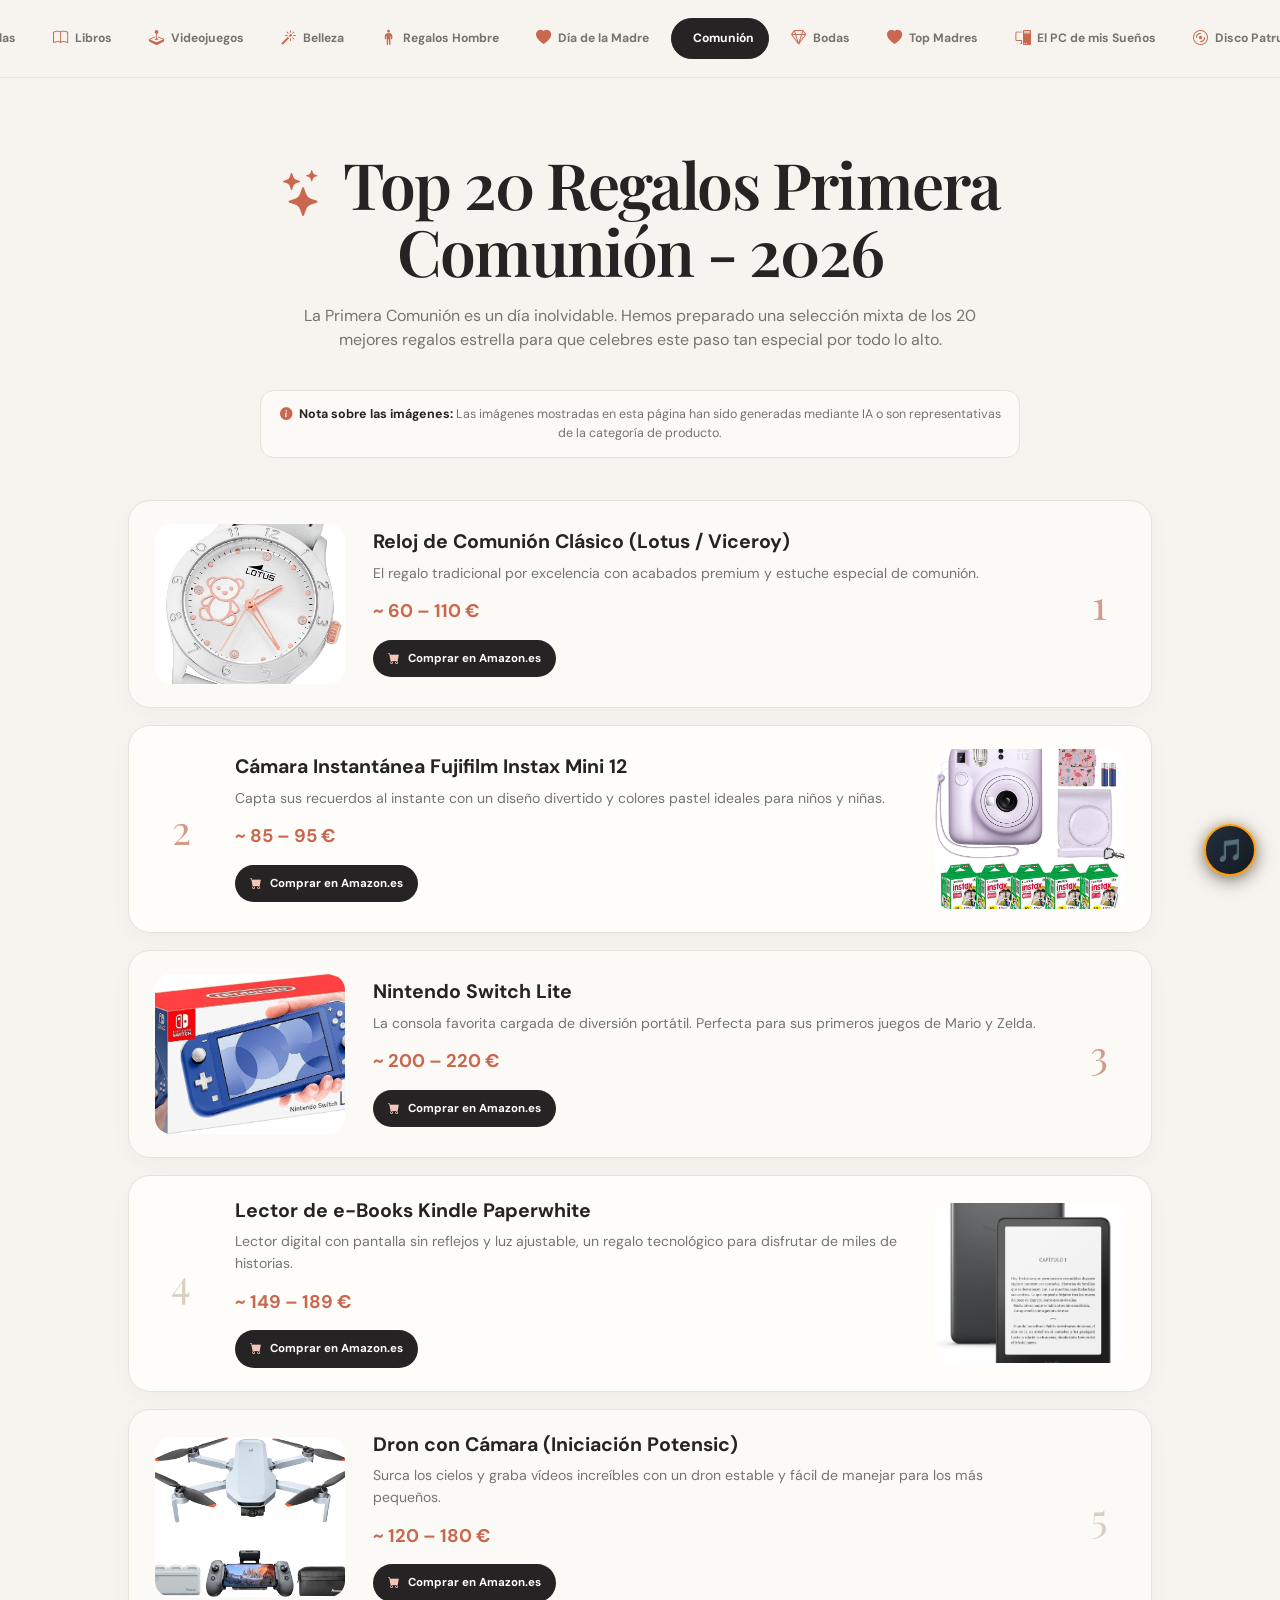
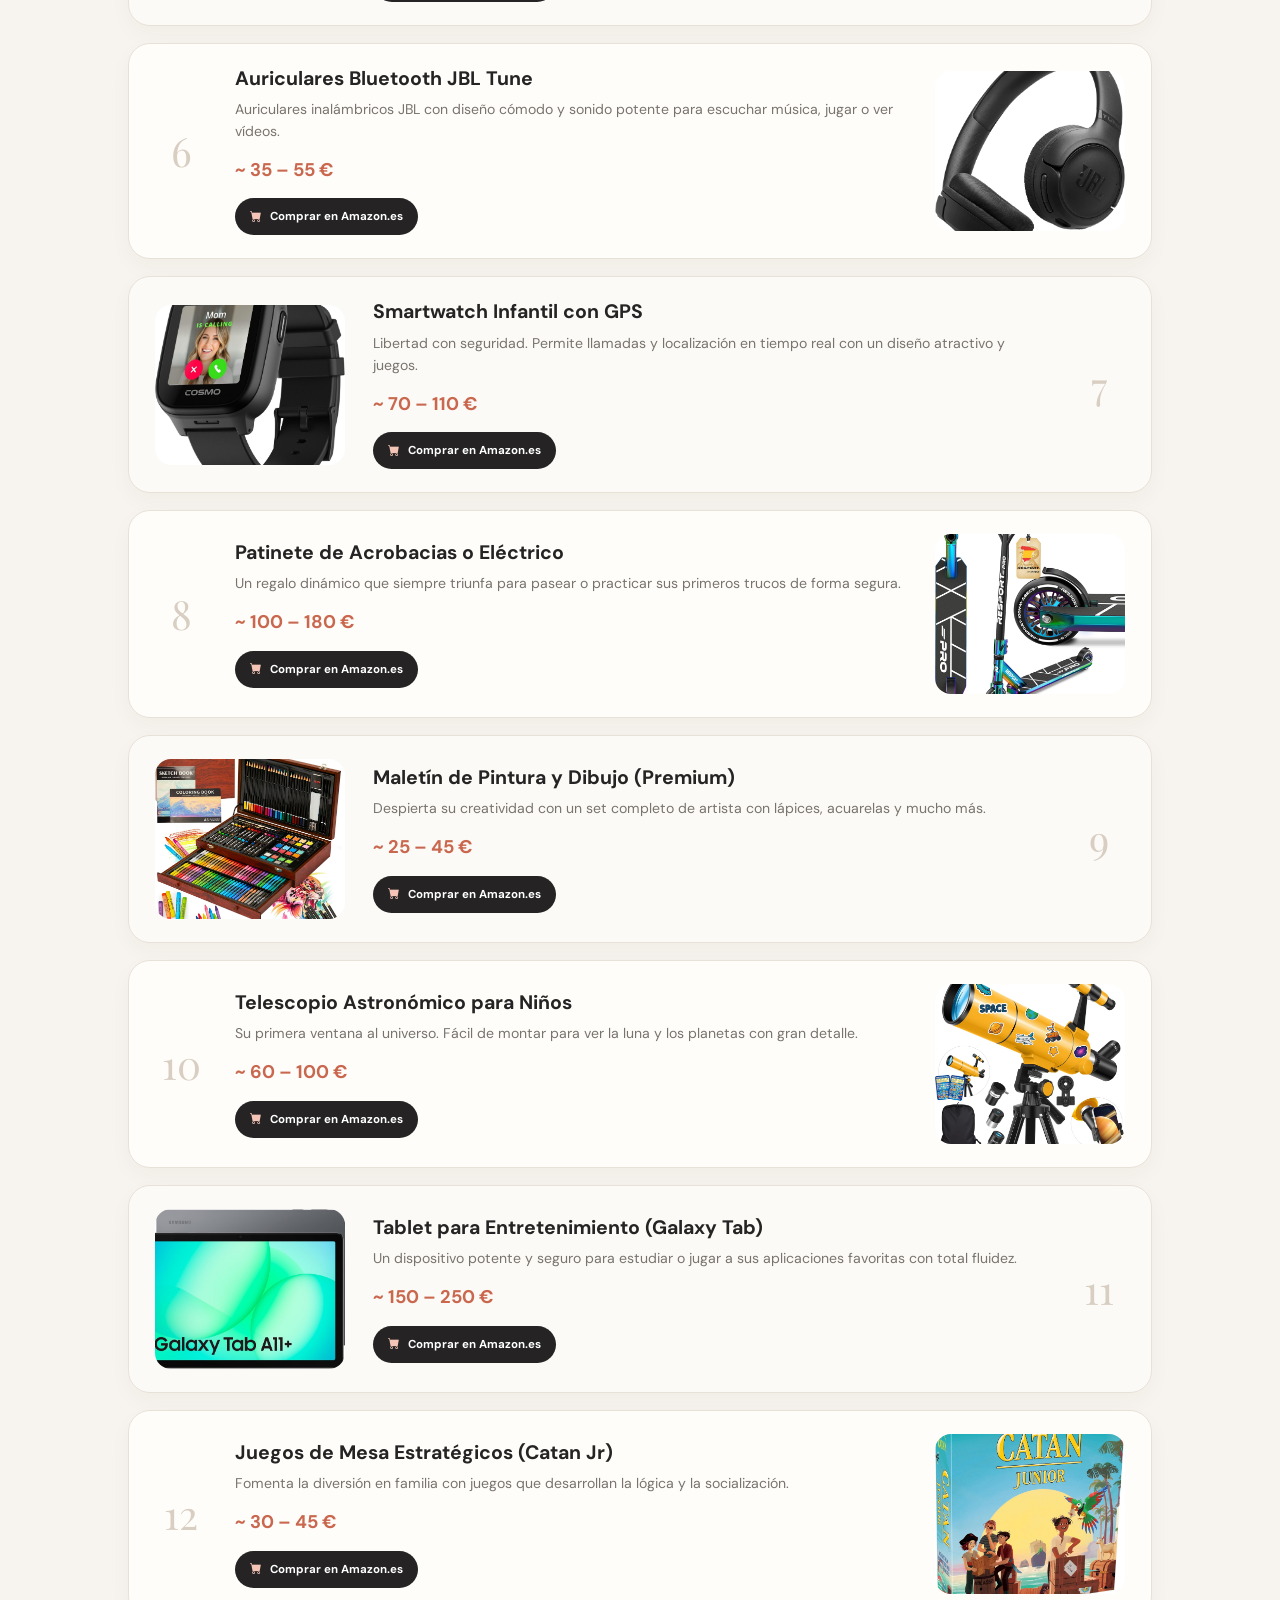
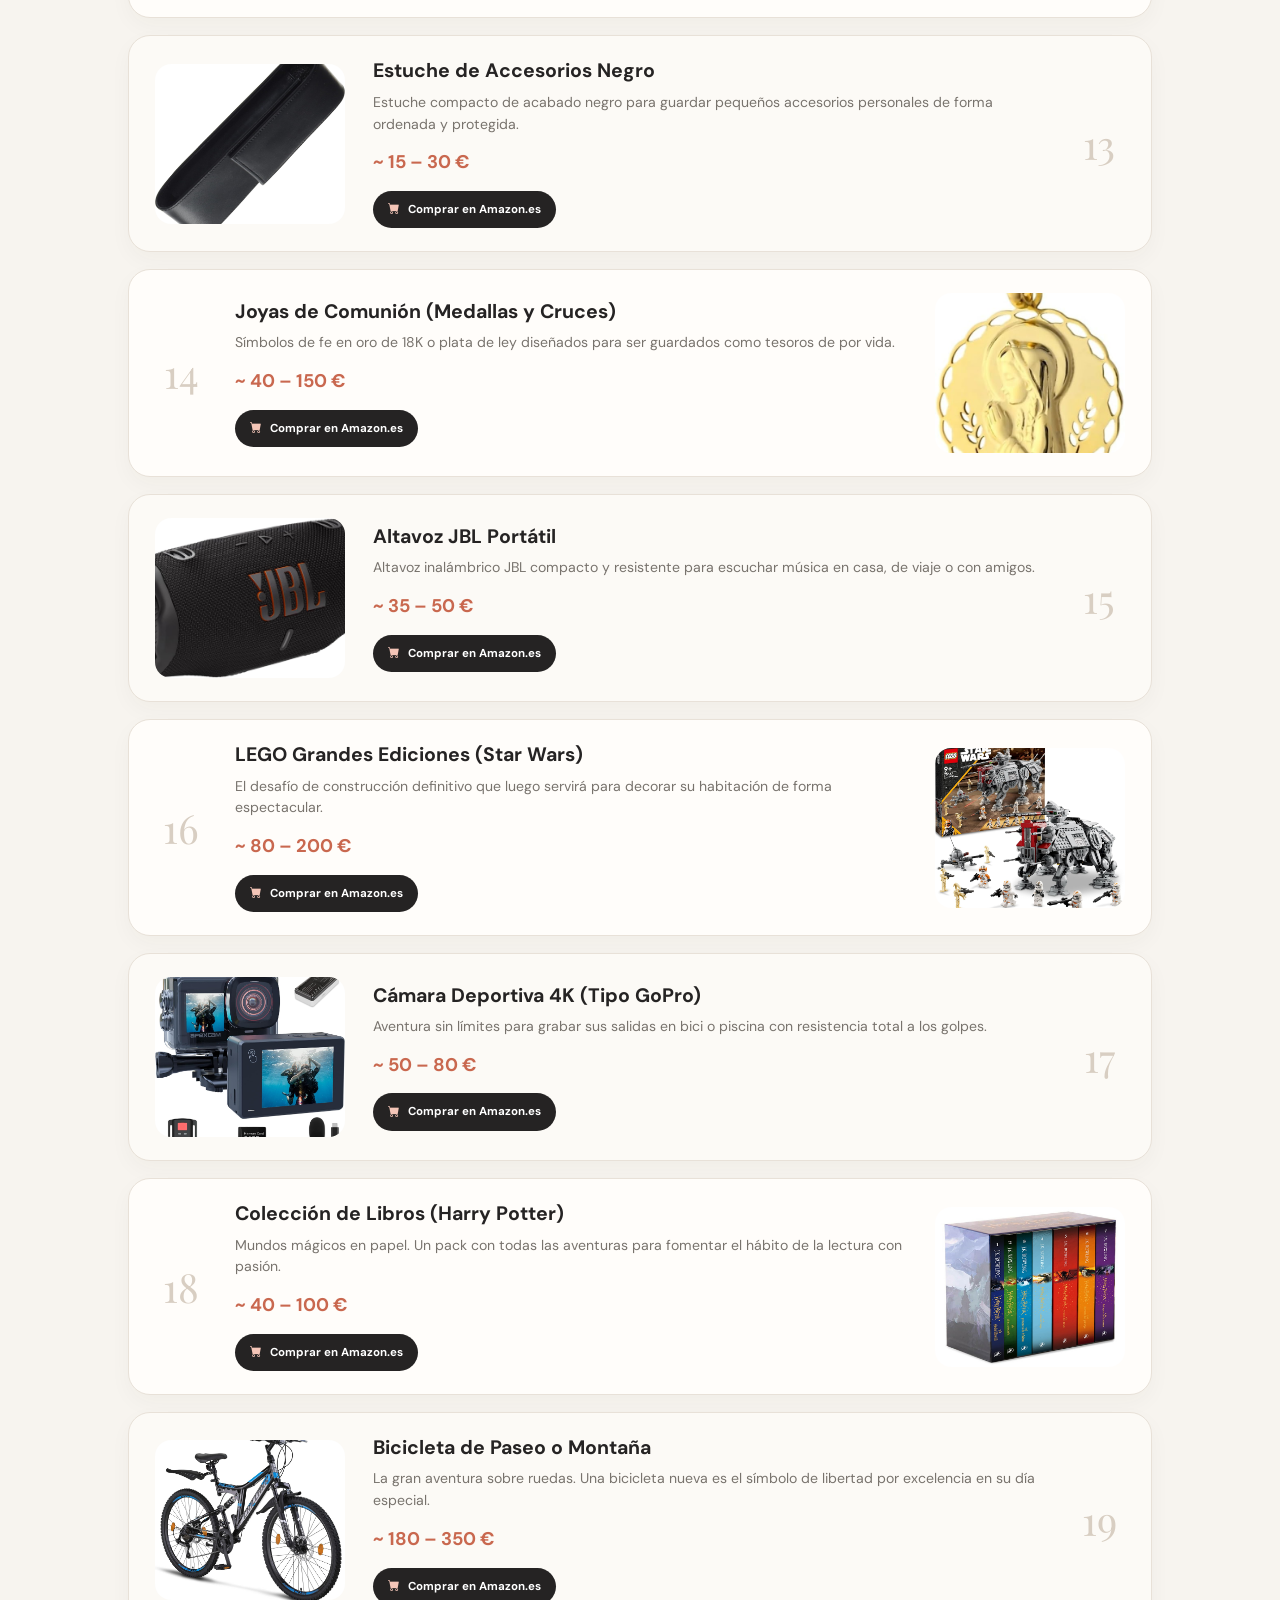
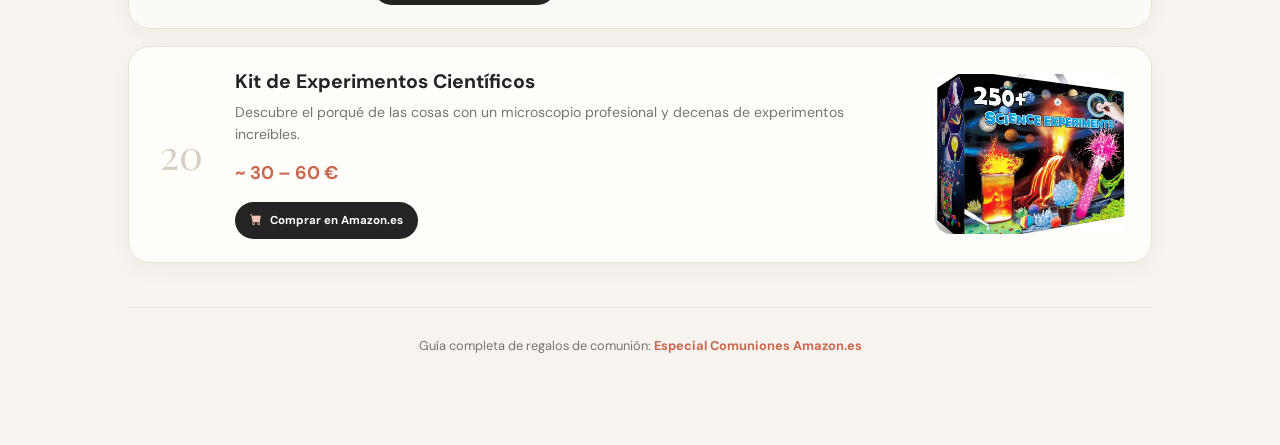
<file: topcomunion.html>
<!DOCTYPE html>
<html lang="es">

<head>
    <meta charset="UTF-8">
    <meta name="viewport" content="width=device-width, initial-scale=1.0">
    <title>Top 20 Regalos de Primera Comunión 2026 - Niños y Niñas 🎁🕊️</title>
    <meta name="description" content="Descubre los 20 mejores regalos para Primera Comunión en 2026. Selección de ideas para niños y niñas: tecnología, relojes, libros y más." />
    <meta property="og:type" content="website" />
    <meta property="og:url" content="https://rioseras007.github.io/Amazon/topcomunion.html" />
    <meta property="og:title" content="Top 20 Regalos de Primera Comunión 2026 - Niños y Niñas 🎁🕊️" />
    <meta property="og:description" content="Encuentra el regalo perfecto para la Primera Comunión con nuestro Top 20 actualizado para 2026." />
    <link rel="canonical" href="https://rioseras007.github.io/Amazon/topcomunion.html" />
    
    <!-- Design System & Icons -->
    <link rel="stylesheet" href="style.css">
    <link rel="stylesheet" href="audio_styles.css">
    <link rel="stylesheet" href="https://cdn.jsdelivr.net/npm/bootstrap-icons@1.11.3/font/bootstrap-icons.min.css">
</head>

<body>
    <nav class="navbar">
        <a href="index.html"><i class="bi bi-controller"></i> Consolas</a>
        <a href="toplibros.html"><i class="bi bi-book"></i> Libros</a>
        <a href="topvideojuegos.html"><i class="bi bi-joystick"></i> Videojuegos</a>
        <a href="topbelleza.html"><i class="bi bi-magic"></i> Belleza</a>
        <a href="topregalos_hombre.html"><i class="bi bi-person-standing"></i> Regalos Hombre</a>
        <a href="topmadre.html"><i class="bi bi-heart-fill"></i> Día de la Madre</a>
        <a href="topcomunion.html" class="active"><i class="bi bi-church"></i> Comunión</a>
        <a href="topbodas.html"><i class="bi bi-gem"></i> Bodas</a>
        <a href="madrestop.html"><i class="bi bi-heart-fill"></i> Top Madres</a>
        <a href="pc_suenos.html"><i class="bi bi-pc-display"></i> El PC de mis Sueños</a>
        <a href="https://rioseras007.github.io/alfonsorubio/web/index.html"><i class="bi bi-disc"></i> Disco Patrulla Canina</a>
    </nav>

    <div class="container">
        <h1><i class="bi bi-stars"></i> Top 20 Regalos Primera Comunión - 2026</h1>
        <p class="intro">La Primera Comunión es un día inolvidable. Hemos preparado una selección mixta de los 20 mejores regalos estrella para que celebres este paso tan especial por todo lo alto.</p>

        <div class="disclaimer-notice">
            <strong><i class="bi bi-info-circle-fill"></i> Nota sobre las imágenes:</strong> Las imágenes mostradas en esta página han sido generadas mediante IA o son representativas de la categoría de producto.
        </div>

        <!-- 1 -->
        <div class="top-item">
            <div class="number">1</div>
            <div class="content">
                <h2 class="title">Reloj de Comunión Clásico (Lotus / Viceroy)</h2>
                <p class="desc">El regalo tradicional por excelencia con acabados premium y estuche especial de comunión.</p>
                <p class="price">~ 60 – 110 €</p>
                <a href="https://amzn.to/4mhrikot" class="buy-btn" target="_blank"><i class="bi bi-cart-fill"></i> Comprar en Amazon.es</a>
            </div>
            <img src="libros/comunion01.jpg" alt="Reloj Comunión">
        </div>

        <!-- 2 -->
        <div class="top-item">
            <div class="number">2</div>
            <div class="content">
                <h2 class="title">Cámara Instantánea Fujifilm Instax Mini 12</h2>
                <p class="desc">Capta sus recuerdos al instante con un diseño divertido y colores pastel ideales para niños y niñas.</p>
                <p class="price">~ 85 – 95 €</p>
                <a href="https://amzn.to/4t6N7J2" class="buy-btn" target="_blank"><i class="bi bi-cart-fill"></i> Comprar en Amazon.es</a>
            </div>
            <img src="libros/comunion02.jpg" alt="Instax Mini">
        </div>

        <!-- 3 -->
        <div class="top-item">
            <div class="number">3</div>
            <div class="content">
                <h2 class="title">Nintendo Switch Lite</h2>
                <p class="desc">La consola favorita cargada de diversión portátil. Perfecta para sus primeros juegos de Mario y Zelda.</p>
                <p class="price">~ 200 – 220 €</p>
                <a href="https://amzn.to/48iGFTF" class="buy-btn" target="_blank"><i class="bi bi-cart-fill"></i> Comprar en Amazon.es</a>
            </div>
            <img src="libros/comunion03.jpg" alt="Switch Lite">
        </div>

        <!-- 4 -->
        <div class="top-item">
            <div class="number">4</div>
            <div class="content">
                <h2 class="title">Lector de e-Books Kindle Paperwhite</h2>
                <p class="desc">Lector digital con pantalla sin reflejos y luz ajustable, un regalo tecnológico para disfrutar de miles de historias.</p>
                <p class="price">~ 149 – 189 €</p>
                <a href="https://www.amazon.es/s?k=kindle+paperwhite+lector&tag=rioseras007-21" class="buy-btn" target="_blank"><i class="bi bi-cart-fill"></i> Comprar en Amazon.es</a>
            </div>
            <img src="libros/comunion04.jpg" alt="Kindle Paperwhite">
        </div>

        <!-- 5 -->
        <div class="top-item">
            <div class="number">5</div>
            <div class="content">
                <h2 class="title">Dron con Cámara (Iniciación Potensic)</h2>
                <p class="desc">Surca los cielos y graba vídeos increíbles con un dron estable y fácil de manejar para los más pequeños.</p>
                <p class="price">~ 120 – 180 €</p>
                <a href="https://amzn.to/4rO9Jcv" class="buy-btn" target="_blank"><i class="bi bi-cart-fill"></i> Comprar en Amazon.es</a>
            </div>
            <img src="libros/comunion05.jpg" alt="Dron Iniciación">
        </div>

        <!-- 6 -->
        <div class="top-item">
            <div class="number">6</div>
            <div class="content">
                <h2 class="title">Auriculares Bluetooth JBL Tune</h2>
                <p class="desc">Auriculares inalámbricos JBL con diseño cómodo y sonido potente para escuchar música, jugar o ver vídeos.</p>
                <p class="price">~ 35 – 55 €</p>
                <a href="https://www.amazon.es/s?k=auriculares+jbl+tune&tag=rioseras007-21" class="buy-btn" target="_blank"><i class="bi bi-cart-fill"></i> Comprar en Amazon.es</a>
            </div>
            <img src="libros/comunion06.jpg" alt="Auriculares Bluetooth JBL Tune">
        </div>

        <!-- 7 -->
        <div class="top-item">
            <div class="number">7</div>
            <div class="content">
                <h2 class="title">Smartwatch Infantil con GPS</h2>
                <p class="desc">Libertad con seguridad. Permite llamadas y localización en tiempo real con un diseño atractivo y juegos.</p>
                <p class="price">~ 70 – 110 €</p>
                <a href="https://amzn.to/4lSKFjp" class="buy-btn" target="_blank"><i class="bi bi-cart-fill"></i> Comprar en Amazon.es</a>
            </div>
            <img src="libros/comunion07.jpg" alt="Smartwatch GPS">
        </div>

        <!-- 8 -->
        <div class="top-item">
            <div class="number">8</div>
            <div class="content">
                <h2 class="title">Patinete de Acrobacias o Eléctrico</h2>
                <p class="desc">Un regalo dinámico que siempre triunfa para pasear o practicar sus primeros trucos de forma segura.</p>
                <p class="price">~ 100 – 180 €</p>
                <a href="https://amzn.to/4dNYaz1" class="buy-btn" target="_blank"><i class="bi bi-cart-fill"></i> Comprar en Amazon.es</a>
            </div>
            <img src="libros/comunion08.jpg" alt="Patinete">
        </div>

        <!-- 9 -->
        <div class="top-item">
            <div class="number">9</div>
            <div class="content">
                <h2 class="title">Maletín de Pintura y Dibujo (Premium)</h2>
                <p class="desc">Despierta su creatividad con un set completo de artista con lápices, acuarelas y mucho más.</p>
                <p class="price">~ 25 – 45 €</p>
                <a href="https://amzn.to/3O1kBpH" class="buy-btn" target="_blank"><i class="bi bi-cart-fill"></i> Comprar en Amazon.es</a>
            </div>
            <img src="libros/comunion09.jpg" alt="Maletín Artista">
        </div>

        <!-- 10 -->
        <div class="top-item">
            <div class="number">10</div>
            <div class="content">
                <h2 class="title">Telescopio Astronómico para Niños</h2>
                <p class="desc">Su primera ventana al universo. Fácil de montar para ver la luna y los planetas con gran detalle.</p>
                <p class="price">~ 60 – 100 €</p>
                <a href="https://amzn.to/4crAu20" class="buy-btn" target="_blank"><i class="bi bi-cart-fill"></i> Comprar en Amazon.es</a>
            </div>
            <img src="libros/comunion10.jpg" alt="Telescopio Niños">
        </div>

        <!-- 11 -->
        <div class="top-item">
            <div class="number">11</div>
            <div class="content">
                <h2 class="title">Tablet para Entretenimiento (Galaxy Tab)</h2>
                <p class="desc">Un dispositivo potente y seguro para estudiar o jugar a sus aplicaciones favoritas con total fluidez.</p>
                <p class="price">~ 150 – 250 €</p>
                <a href="https://amzn.to/47EKBxY" class="buy-btn" target="_blank"><i class="bi bi-cart-fill"></i> Comprar en Amazon.es</a>
            </div>
            <img src="libros/comunion11.jpg" alt="Tablet Escolar">
        </div>

        <!-- 12 -->
        <div class="top-item">
            <div class="number">12</div>
            <div class="content">
                <h2 class="title">Juegos de Mesa Estratégicos (Catan Jr)</h2>
                <p class="desc">Fomenta la diversión en familia con juegos que desarrollan la lógica y la socialización.</p>
                <p class="price">~ 30 – 45 €</p>
                <a href="https://amzn.to/4t6N7J2" class="buy-btn" target="_blank"><i class="bi bi-cart-fill"></i> Comprar en Amazon.es</a>
            </div>
            <img src="libros/comunion12.jpg" alt="Juego Estrategia">
        </div>

        <!-- 13 -->
        <div class="top-item">
            <div class="number">13</div>
            <div class="content">
                <h2 class="title">Estuche de Accesorios Negro</h2>
                <p class="desc">Estuche compacto de acabado negro para guardar pequeños accesorios personales de forma ordenada y protegida.</p>
                <p class="price">~ 15 – 30 €</p>
                <a href="https://www.amazon.es/s?k=estuche+negro+accesorios&tag=rioseras007-21" class="buy-btn" target="_blank"><i class="bi bi-cart-fill"></i> Comprar en Amazon.es</a>
            </div>
            <img src="libros/comunion13.jpg" alt="Estuche de Accesorios Negro">
        </div>

        <!-- 14 -->
        <div class="top-item">
            <div class="number">14</div>
            <div class="content">
                <h2 class="title">Joyas de Comunión (Medallas y Cruces)</h2>
                <p class="desc">Símbolos de fe en oro de 18K o plata de ley diseñados para ser guardados como tesoros de por vida.</p>
                <p class="price">~ 40 – 150 €</p>
                <a href="https://amzn.to/4vcGZgD" class="buy-btn" target="_blank"><i class="bi bi-cart-fill"></i> Comprar en Amazon.es</a>
            </div>
            <img src="libros/comunion14.jpg" alt="Medalla Oro">
        </div>

        <!-- 15 -->
        <div class="top-item">
            <div class="number">15</div>
            <div class="content">
                <h2 class="title">Altavoz JBL Portátil</h2>
                <p class="desc">Altavoz inalámbrico JBL compacto y resistente para escuchar música en casa, de viaje o con amigos.</p>
                <p class="price">~ 35 – 50 €</p>
                <a href="https://www.amazon.es/s?k=altavoz+jbl+portatil&tag=rioseras007-21" class="buy-btn" target="_blank"><i class="bi bi-cart-fill"></i> Comprar en Amazon.es</a>
            </div>
            <img src="libros/comunion15.jpg" alt="Altavoz JBL Portátil">
        </div>

        <!-- 16 -->
        <div class="top-item">
            <div class="number">16</div>
            <div class="content">
                <h2 class="title">LEGO Grandes Ediciones (Star Wars)</h2>
                <p class="desc">El desafío de construcción definitivo que luego servirá para decorar su habitación de forma espectacular.</p>
                <p class="price">~ 80 – 200 €</p>
                <a href="https://amzn.to/3Onx9I6" class="buy-btn" target="_blank"><i class="bi bi-cart-fill"></i> Comprar en Amazon.es</a>
            </div>
            <img src="libros/comunion16.jpg" alt="LEGO Premium">
        </div>

        <!-- 17 -->
        <div class="top-item">
            <div class="number">17</div>
            <div class="content">
                <h2 class="title">Cámara Deportiva 4K (Tipo GoPro)</h2>
                <p class="desc">Aventura sin límites para grabar sus salidas en bici o piscina con resistencia total a los golpes.</p>
                <p class="price">~ 50 – 80 €</p>
                <a href="https://amzn.to/4ts6Dwb" class="buy-btn" target="_blank"><i class="bi bi-cart-fill"></i> Comprar en Amazon.es</a>
            </div>
            <img src="libros/comunion17.jpg" alt="Action Cam">
        </div>

        <!-- 18 -->
        <div class="top-item">
            <div class="number">18</div>
            <div class="content">
                <h2 class="title">Colección de Libros (Harry Potter)</h2>
                <p class="desc">Mundos mágicos en papel. Un pack con todas las aventuras para fomentar el hábito de la lectura con pasión.</p>
                <p class="price">~ 40 – 100 €</p>
                <a href="https://amzn.to/4sUWo3N" class="buy-btn" target="_blank"><i class="bi bi-cart-fill"></i> Comprar en Amazon.es</a>
            </div>
            <img src="libros/comunion18.jpg" alt="Saga Libros">
        </div>

        <!-- 19 -->
        <div class="top-item">
            <div class="number">19</div>
            <div class="content">
                <h2 class="title">Bicicleta de Paseo o Montaña</h2>
                <p class="desc">La gran aventura sobre ruedas. Una bicicleta nueva es el símbolo de libertad por excelencia en su día especial.</p>
                <p class="price">~ 180 – 350 €</p>
                <a href="https://amzn.to/4doQCCu" class="buy-btn" target="_blank"><i class="bi bi-cart-fill"></i> Comprar en Amazon.es</a>
            </div>
            <img src="libros/comunion19.jpg" alt="Bici Montana">
        </div>

        <!-- 20 -->
        <div class="top-item">
            <div class="number">20</div>
            <div class="content">
                <h2 class="title">Kit de Experimentos Científicos</h2>
                <p class="desc">Descubre el porqué de las cosas con un microscopio profesional y decenas de experimentos increíbles.</p>
                <p class="price">~ 30 – 60 €</p>
                <a href="https://amzn.to/47CWbJW" class="buy-btn" target="_blank"><i class="bi bi-cart-fill"></i> Comprar en Amazon.es</a>
            </div>
            <img src="libros/comunion20.jpg" alt="Kit Científico">
        </div>

        <p class="footer-info">Guía completa de regalos de comunión: <a href="https://www.amazon.es/s?k=regalos+de+comunion+originales&crid=3B34TTJ2FB6KY&sprefix=regalos+de+comunion%2Caps%2C125&ref=nb_sb_ss_mvt-t11-ranker_3_19" target="_blank">Especial Comuniones Amazon.es</a></p>
    </div>
    
    <script src="audio7.js"></script>
</body>

</html>
</file>
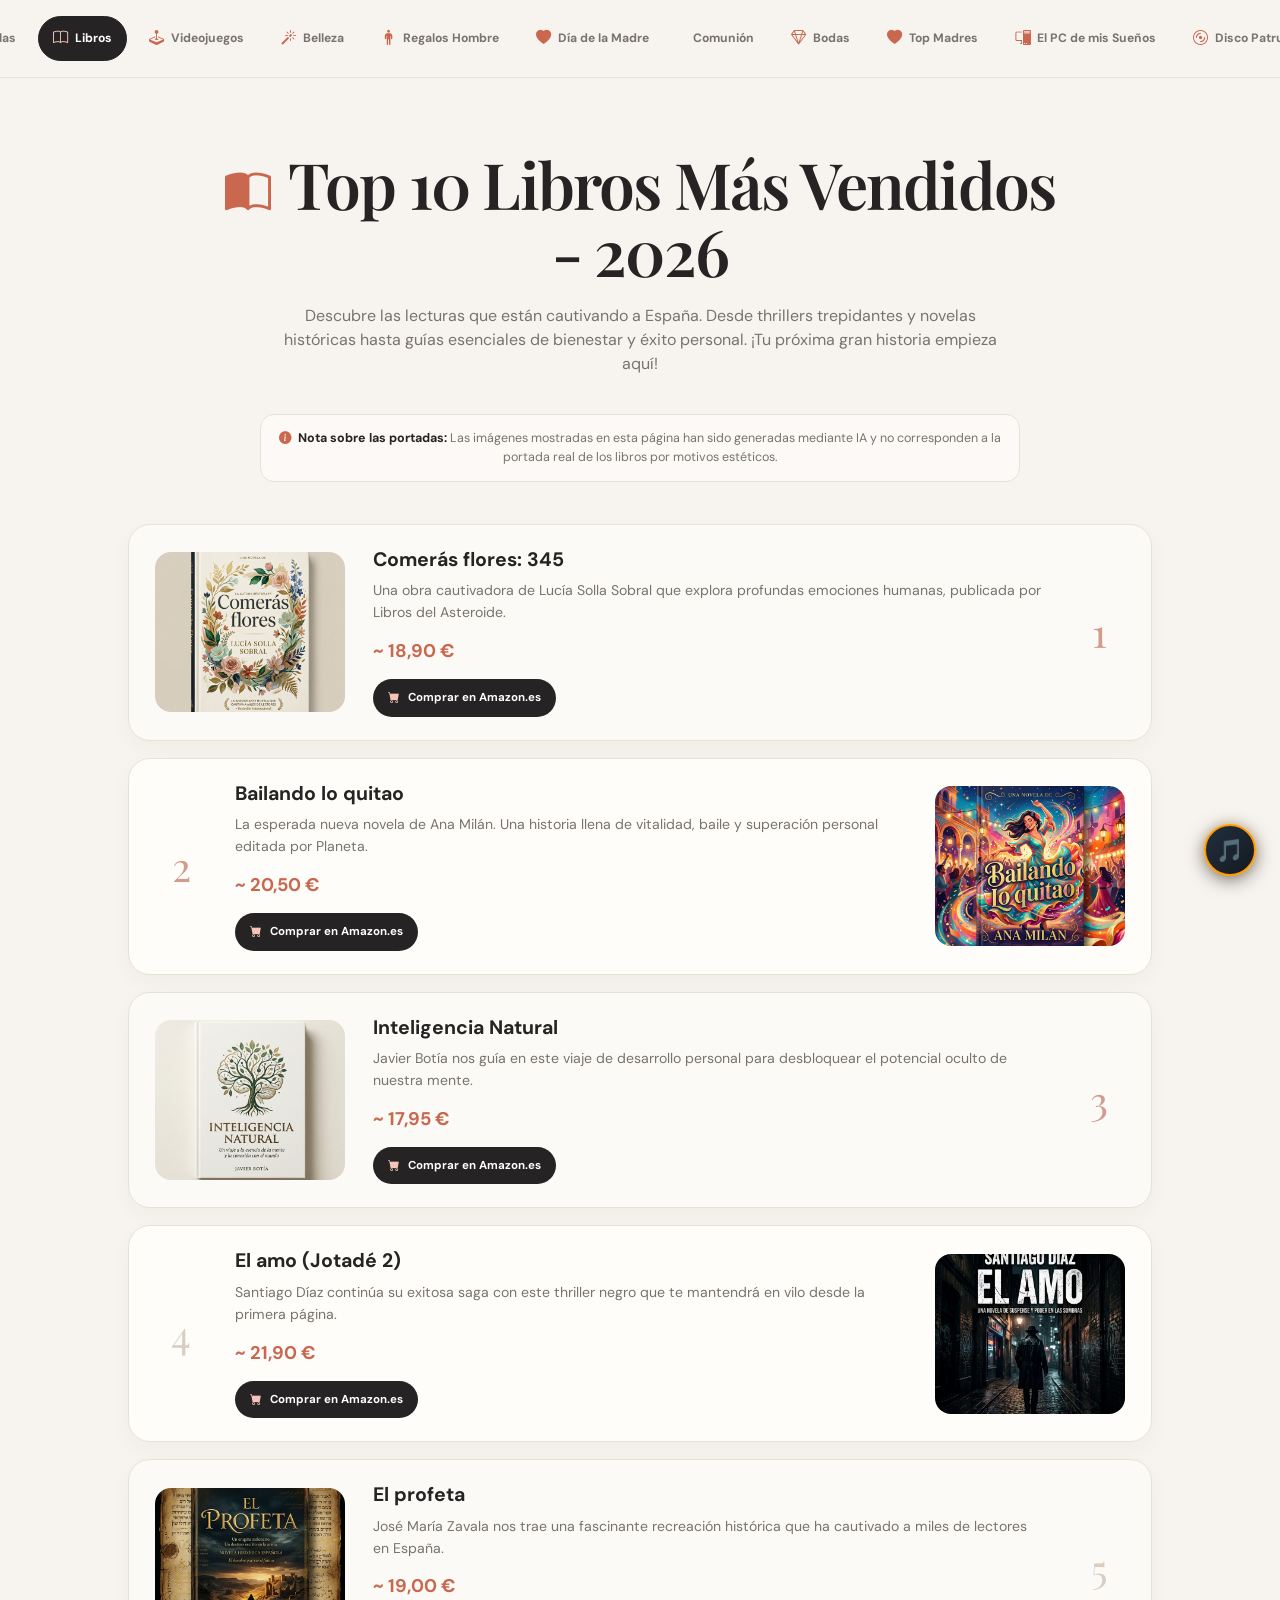
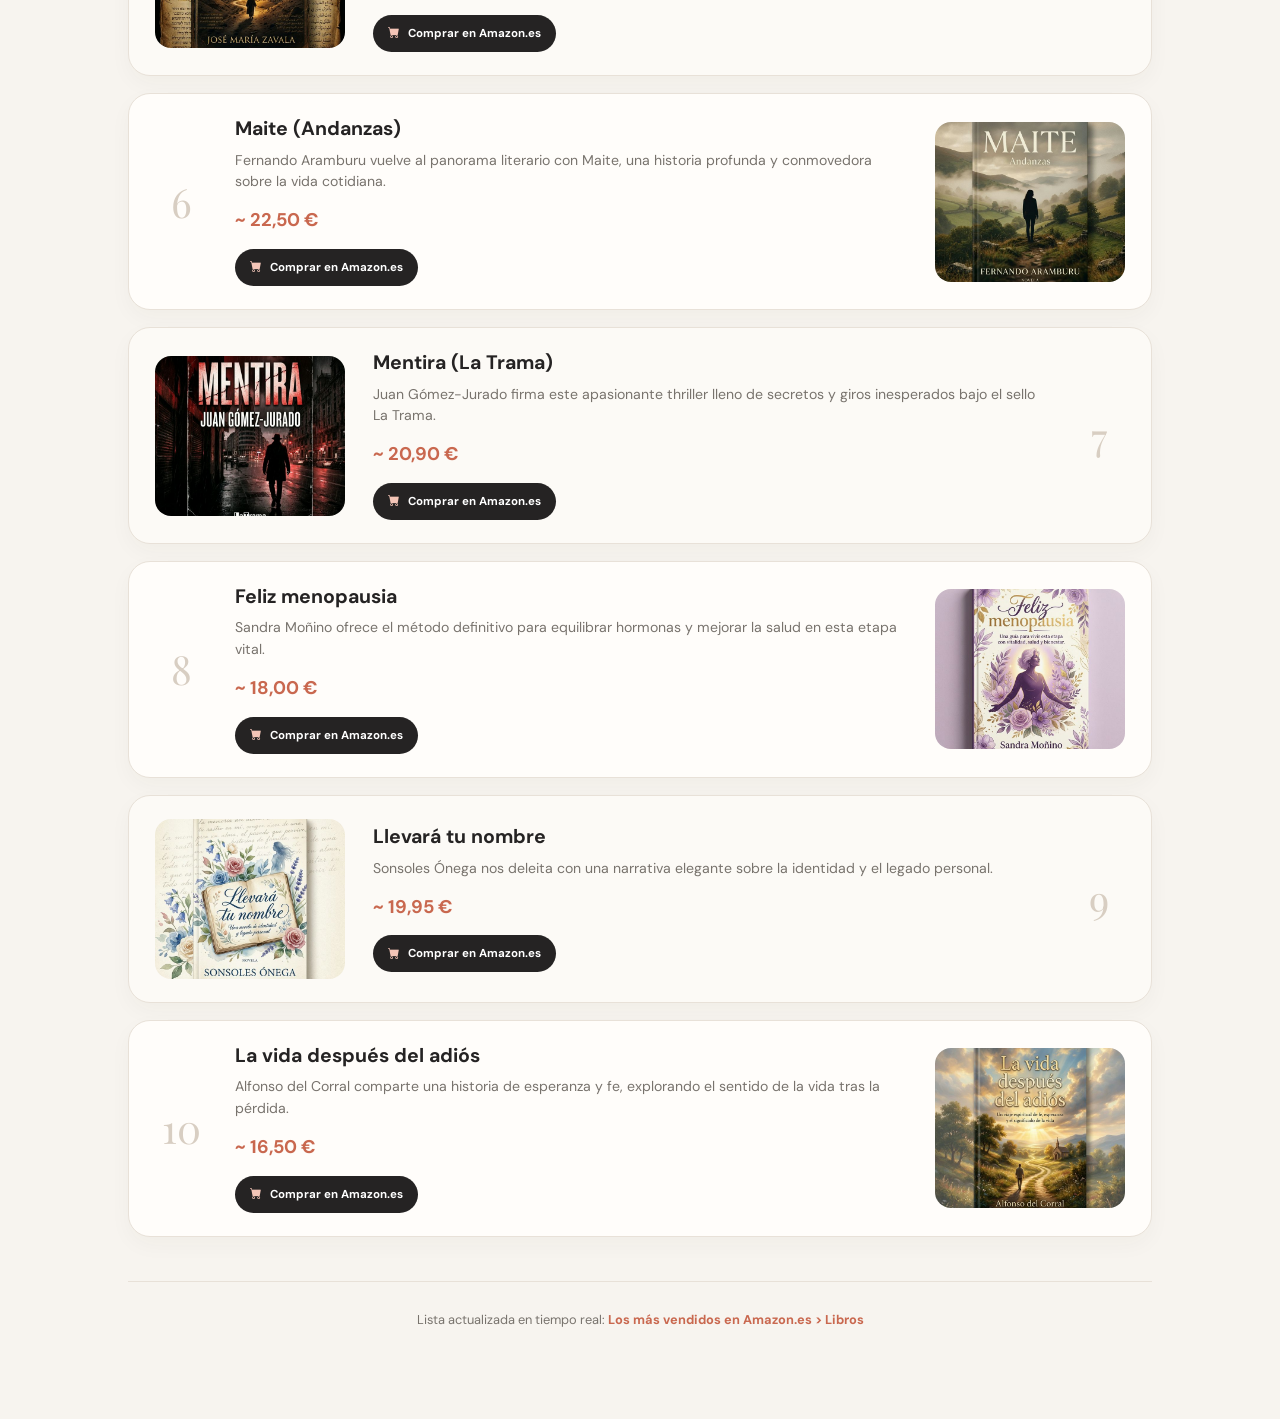
<file: toplibros.html>
<!DOCTYPE html>
<html lang="es">

<head>
    <meta charset="UTF-8">
    <meta name="viewport" content="width=device-width, initial-scale=1.0">
    <title>Top 10 Libros Más Vendidos en Amazon España - 2026 📚</title>
    <meta name="description" content="Los 10 libros más vendidos y recomendados en Amazon España. Novela histórica, thriller, autoayuda y más. Encuentra tu próxima lectura." />
    <meta property="og:type" content="website" />
    <meta property="og:url" content="https://rioseras007.github.io/Amazon/toplibros.html" />
    <meta property="og:title" content="Top 10 Libros Más Vendidos en Amazon España - 2026 📚" />
    <meta property="og:description" content="Los 10 libros más vendidos y recomendados en Amazon España. Novela, thriller, autoayuda y más." />
    <link rel="canonical" href="https://rioseras007.github.io/Amazon/toplibros.html" />
    
    <!-- Design System & Icons -->
    <link rel="stylesheet" href="style.css">
    <link rel="stylesheet" href="audio_styles.css">
    <link rel="stylesheet" href="https://cdn.jsdelivr.net/npm/bootstrap-icons@1.11.3/font/bootstrap-icons.min.css">
</head>

<body>
    <nav class="navbar">
        <a href="index.html"><i class="bi bi-controller"></i> Consolas</a>
        <a href="toplibros.html" class="active"><i class="bi bi-book"></i> Libros</a>
        <a href="topvideojuegos.html"><i class="bi bi-joystick"></i> Videojuegos</a>
        <a href="topbelleza.html"><i class="bi bi-magic"></i> Belleza</a>
        <a href="topregalos_hombre.html"><i class="bi bi-person-standing"></i> Regalos Hombre</a>
        <a href="topmadre.html"><i class="bi bi-heart-fill"></i> Día de la Madre</a>
        <a href="topcomunion.html"><i class="bi bi-church"></i> Comunión</a>
        <a href="topbodas.html"><i class="bi bi-gem"></i> Bodas</a>
        <a href="madrestop.html"><i class="bi bi-heart-fill"></i> Top Madres</a>
        <a href="pc_suenos.html"><i class="bi bi-pc-display"></i> El PC de mis Sueños</a>
        <a href="https://rioseras007.github.io/alfonsorubio/web/index.html"><i class="bi bi-disc"></i> Disco Patrulla Canina</a>
    </nav>

    <div class="container">
        <h1><i class="bi bi-book-half"></i> Top 10 Libros Más Vendidos - 2026</h1>
        <p class="intro">Descubre las lecturas que están cautivando a España. Desde thrillers trepidantes y novelas históricas hasta guías esenciales de bienestar y éxito personal. ¡Tu próxima gran historia empieza aquí!</p>

        <div class="disclaimer-notice">
            <strong><i class="bi bi-info-circle-fill"></i> Nota sobre las portadas:</strong> Las imágenes mostradas en esta página han sido generadas mediante IA y no corresponden a la portada real de los libros por motivos estéticos.
        </div>

        <div class="top-item">
            <div class="number">1</div>
            <div class="content">
                <h2 class="title">Comerás flores: 345</h2>
                <p class="desc">Una obra cautivadora de Lucía Solla Sobral que explora profundas emociones humanas, publicada por Libros del Asteroide.</p>
                <p class="price">~ 18,90 €</p>
                <a href="https://amzn.to/4rEv7Be" class="buy-btn" target="_blank"><i class="bi bi-cart-fill"></i> Comprar en Amazon.es</a>
            </div>
            <img src="libros/libro1.png" alt="Comerás flores">
        </div>

        <div class="top-item">
            <div class="number">2</div>
            <div class="content">
                <h2 class="title">Bailando lo quitao</h2>
                <p class="desc">La esperada nueva novela de Ana Milán. Una historia llena de vitalidad, baile y superación personal editada por Planeta.</p>
                <p class="price">~ 20,50 €</p>
                <a href="https://amzn.to/46ZR5XM" class="buy-btn" target="_blank"><i class="bi bi-cart-fill"></i> Comprar en Amazon.es</a>
            </div>
            <img src="libros/libro2.png" alt="Bailando lo quitao">
        </div>

        <div class="top-item">
            <div class="number">3</div>
            <div class="content">
                <h2 class="title">Inteligencia Natural</h2>
                <p class="desc">Javier Botía nos guía en este viaje de desarrollo personal para desbloquear el potencial oculto de nuestra mente.</p>
                <p class="price">~ 17,95 €</p>
                <a href="https://amzn.to/4uoNJYk" class="buy-btn" target="_blank"><i class="bi bi-cart-fill"></i> Comprar en Amazon.es</a>
            </div>
            <img src="libros/libro3.png" alt="Inteligencia Natural">
        </div>

        <div class="top-item">
            <div class="number">4</div>
            <div class="content">
                <h2 class="title">El amo (Jotadé 2)</h2>
                <p class="desc">Santiago Díaz continúa su exitosa saga con este thriller negro que te mantendrá en vilo desde la primera página.</p>
                <p class="price">~ 21,90 €</p>
                <a href="https://amzn.to/3P3gwBG" class="buy-btn" target="_blank"><i class="bi bi-cart-fill"></i> Comprar en Amazon.es</a>
            </div>
            <img src="libros/libro4.png" alt="El amo">
        </div>

        <div class="top-item">
            <div class="number">5</div>
            <div class="content">
                <h2 class="title">El profeta</h2>
                <p class="desc">José María Zavala nos trae una fascinante recreación histórica que ha cautivado a miles de lectores en España.</p>
                <p class="price">~ 19,00 €</p>
                <a href="https://amzn.to/4s8Hiab" class="buy-btn" target="_blank"><i class="bi bi-cart-fill"></i> Comprar en Amazon.es</a>
            </div>
            <img src="libros/libro5.png" alt="El profeta">
        </div>

        <div class="top-item">
            <div class="number">6</div>
            <div class="content">
                <h2 class="title">Maite (Andanzas)</h2>
                <p class="desc">Fernando Aramburu vuelve al panorama literario con Maite, una historia profunda y conmovedora sobre la vida cotidiana.</p>
                <p class="price">~ 22,50 €</p>
                <a href="https://amzn.to/47qlDC8" class="buy-btn" target="_blank"><i class="bi bi-cart-fill"></i> Comprar en Amazon.es</a>
            </div>
            <img src="libros/libro6.png" alt="Maite">
        </div>

        <div class="top-item">
            <div class="number">7</div>
            <div class="content">
                <h2 class="title">Mentira (La Trama)</h2>
                <p class="desc">Juan Gómez-Jurado firma este apasionante thriller lleno de secretos y giros inesperados bajo el sello La Trama.</p>
                <p class="price">~ 20,90 €</p>
                <a href="https://amzn.to/3Nkz9QQ" class="buy-btn" target="_blank"><i class="bi bi-cart-fill"></i> Comprar en Amazon.es</a>
            </div>
            <img src="libros/libro7.png" alt="Mentira">
        </div>

        <div class="top-item">
            <div class="number">8</div>
            <div class="content">
                <h2 class="title">Feliz menopausia</h2>
                <p class="desc">Sandra Moñino ofrece el método definitivo para equilibrar hormonas y mejorar la salud en esta etapa vital.</p>
                <p class="price">~ 18,00 €</p>
                <a href="https://amzn.to/4128HPe" class="buy-btn" target="_blank"><i class="bi bi-cart-fill"></i> Comprar en Amazon.es</a>
            </div>
            <img src="libros/libro8.png" alt="Feliz menopausia">
        </div>

        <div class="top-item">
            <div class="number">9</div>
            <div class="content">
                <h2 class="title">Llevará tu nombre</h2>
                <p class="desc">Sonsoles Ónega nos deleita con una narrativa elegante sobre la identidad y el legado personal.</p>
                <p class="price">~ 19,95 €</p>
                <a href="https://amzn.to/46YKBZ9" class="buy-btn" target="_blank"><i class="bi bi-cart-fill"></i> Comprar en Amazon.es</a>
            </div>
            <img src="libros/libro9.png" alt="Llevará tu nombre">
        </div>

        <div class="top-item">
            <div class="number">10</div>
            <div class="content">
                <h2 class="title">La vida después del adiós</h2>
                <p class="desc">Alfonso del Corral comparte una historia de esperanza y fe, explorando el sentido de la vida tras la pérdida.</p>
                <p class="price">~ 16,50 €</p>
                <a href="https://amzn.to/3NBwrGO" class="buy-btn" target="_blank"><i class="bi bi-cart-fill"></i> Comprar en Amazon.es</a>
            </div>
            <img src="libros/libro10.png" alt="La vida después del adiós">
        </div>

        <p class="footer-info">Lista actualizada en tiempo real: <a href="https://www.amazon.es/gp/bestsellers/books" target="_blank">Los más vendidos en Amazon.es > Libros</a></p>
    </div>
    
    <script src="audio2.js"></script>
</body>

</html>
</file>
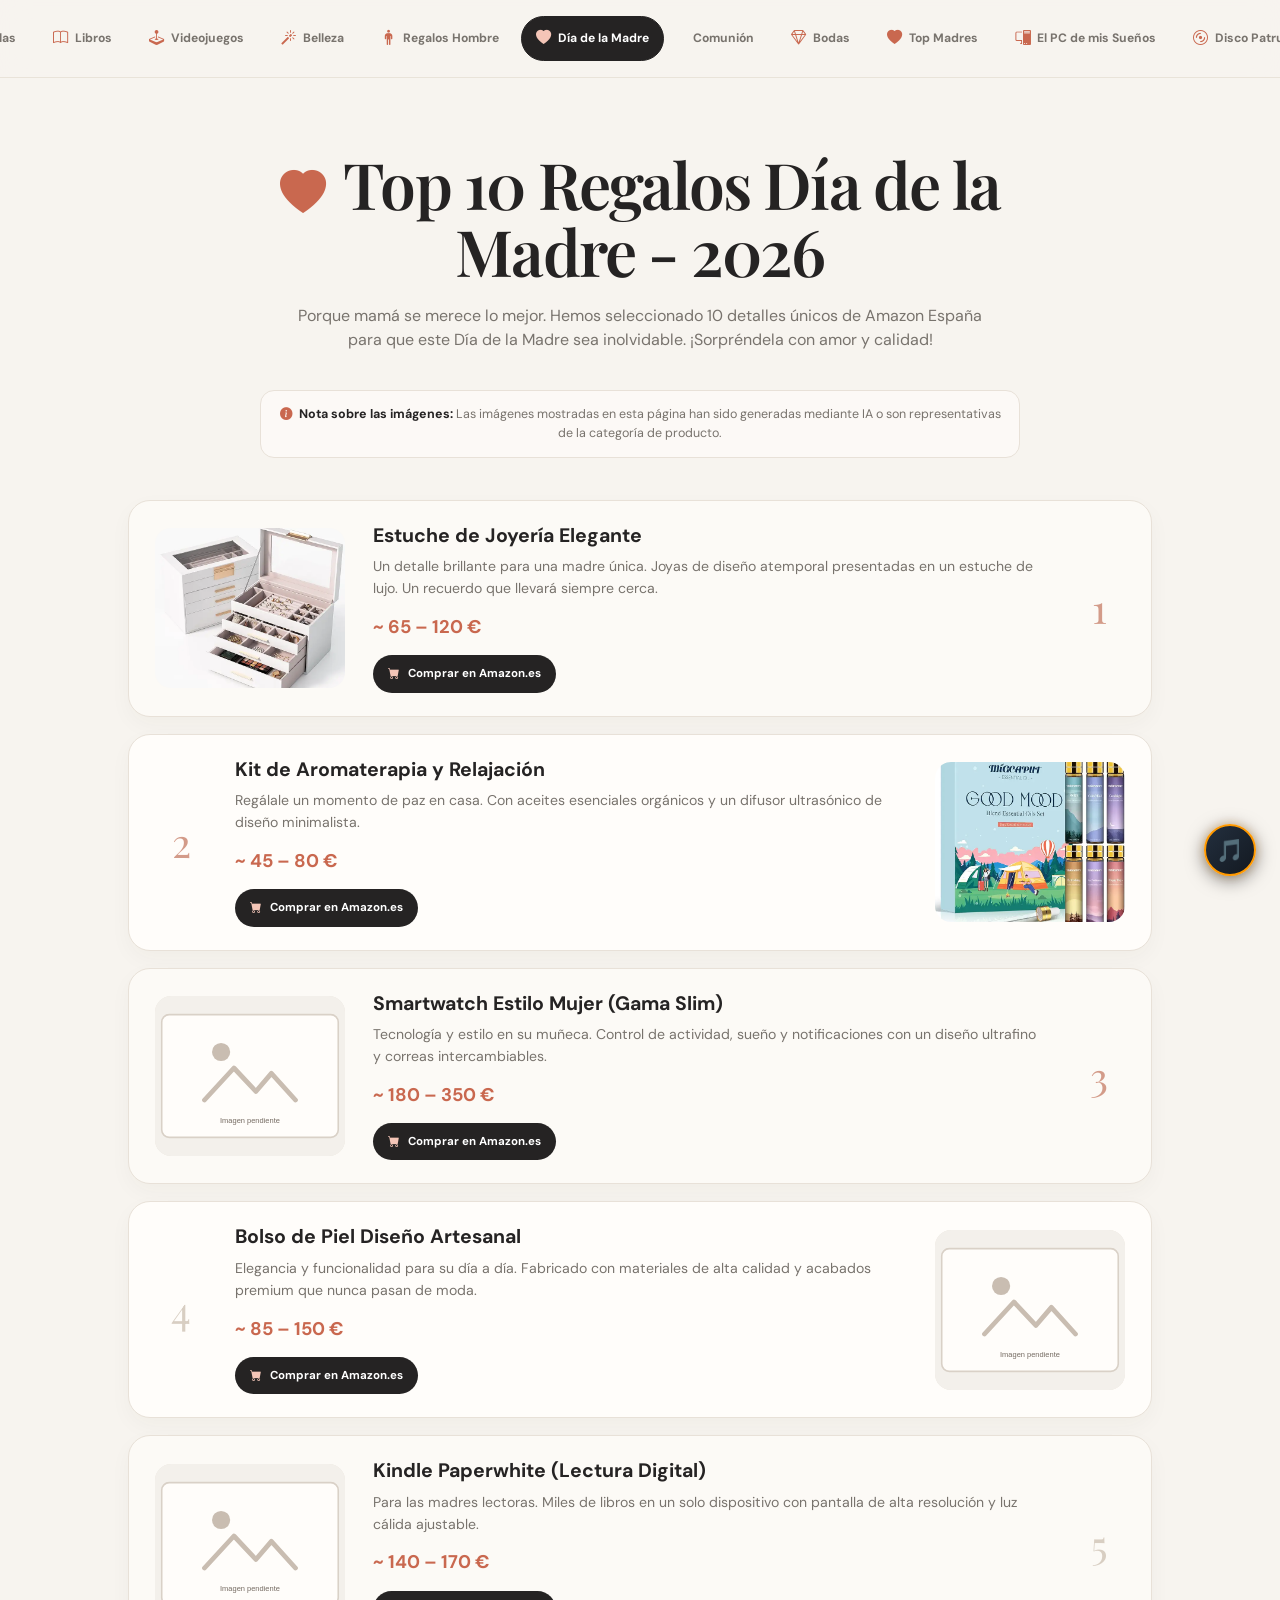
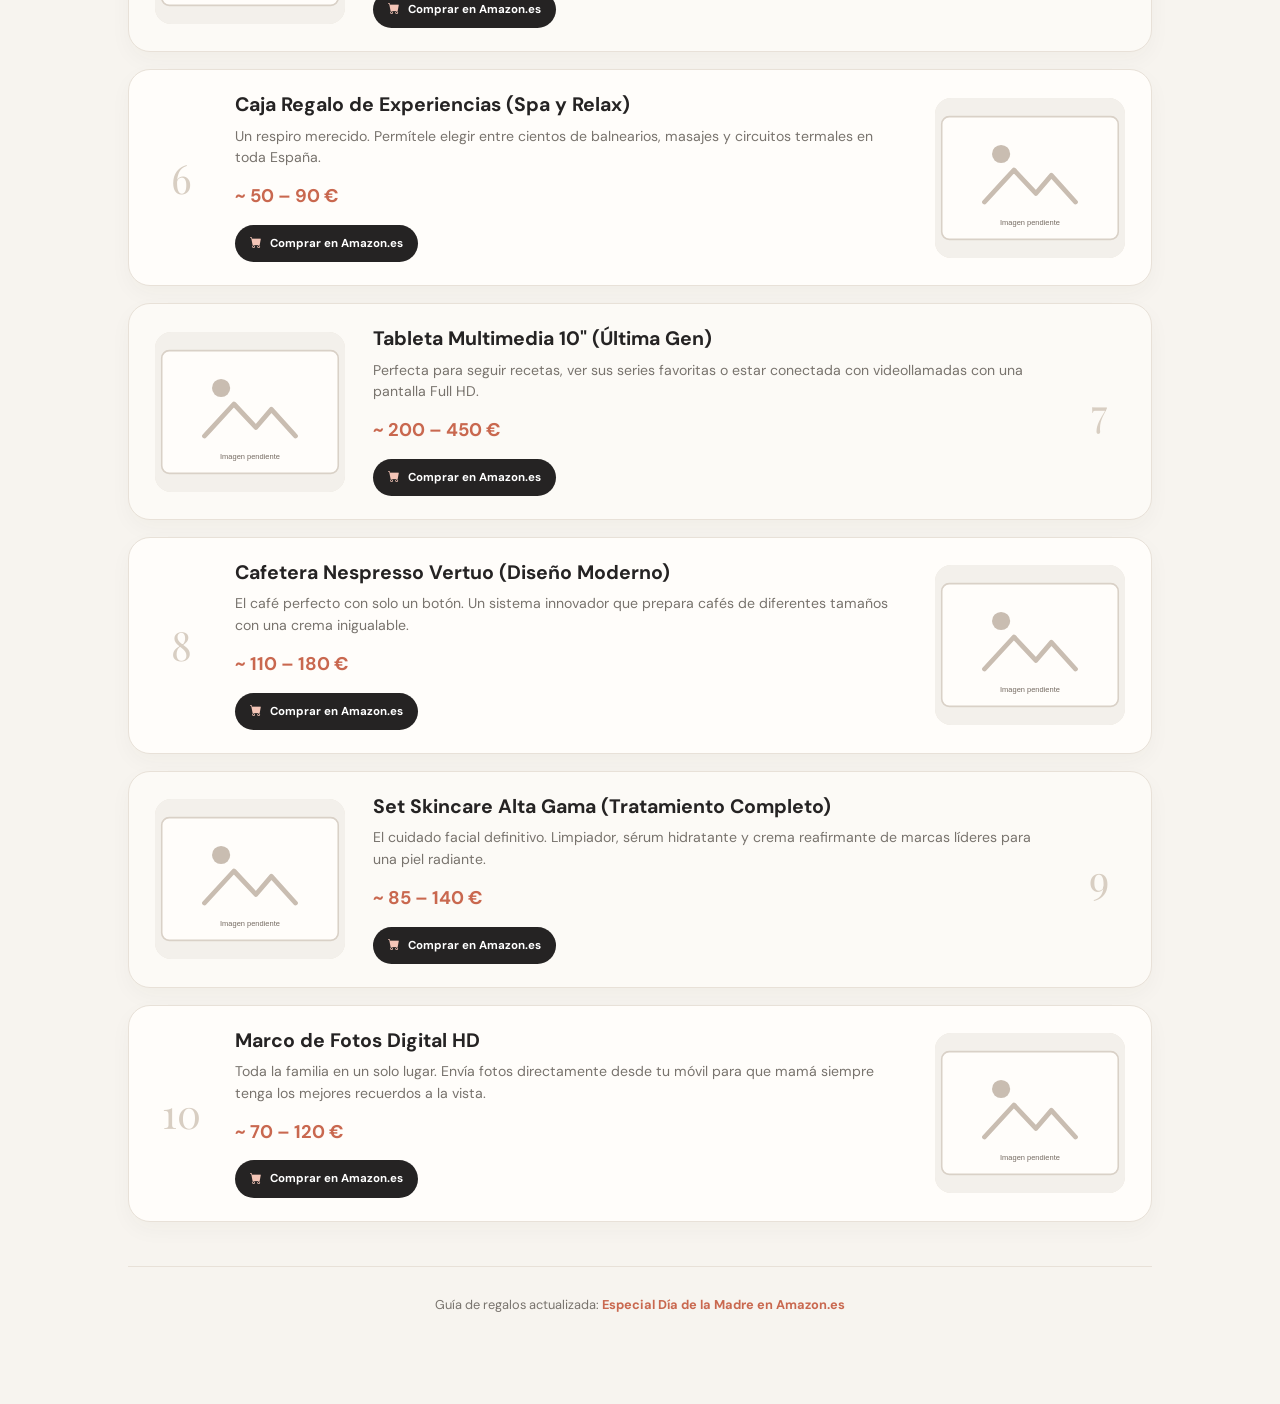
<file: topmadre.html>
<!DOCTYPE html>
<html lang="es">

<head>
    <meta charset="UTF-8">
    <meta name="viewport" content="width=device-width, initial-scale=1.0">
    <title>Top 10 Mejores Regalos Día de la Madre 2026 - Guía de Ideas 🎁❤️</title>
    <meta name="description" content="Encuentra el regalo perfecto para el Día de la Madre 2026. Selección de los 10 mejores productos en Amazon España para sorprender a mamá." />
    <meta property="og:type" content="website" />
    <meta property="og:url" content="https://rioseras007.github.io/Amazon/topmadre.html" />
    <meta property="og:title" content="Top 10 Mejores Regalos Día de la Madre 2026 🎁❤️" />
    <meta property="og:description" content="Guía definitiva con los 10 mejores regalos para mamá en 2026." />
    <link rel="canonical" href="https://rioseras007.github.io/Amazon/topmadre.html" />
    
    <!-- Design System & Icons -->
    <link rel="stylesheet" href="style.css">
    <link rel="stylesheet" href="audio_styles.css">
    <link rel="stylesheet" href="https://cdn.jsdelivr.net/npm/bootstrap-icons@1.11.3/font/bootstrap-icons.min.css">
</head>

<body>
    <nav class="navbar">
        <a href="index.html"><i class="bi bi-controller"></i> Consolas</a>
        <a href="toplibros.html"><i class="bi bi-book"></i> Libros</a>
        <a href="topvideojuegos.html"><i class="bi bi-joystick"></i> Videojuegos</a>
        <a href="topbelleza.html"><i class="bi bi-magic"></i> Belleza</a>
        <a href="topregalos_hombre.html"><i class="bi bi-person-standing"></i> Regalos Hombre</a>
        <a href="topmadre.html" class="active"><i class="bi bi-heart-fill"></i> Día de la Madre</a>
        <a href="topcomunion.html"><i class="bi bi-church"></i> Comunión</a>
        <a href="topbodas.html"><i class="bi bi-gem"></i> Bodas</a>
        <a href="madrestop.html"><i class="bi bi-heart-fill"></i> Top Madres</a>
        <a href="pc_suenos.html"><i class="bi bi-pc-display"></i> El PC de mis Sueños</a>
        <a href="https://rioseras007.github.io/alfonsorubio/web/index.html"><i class="bi bi-disc"></i> Disco Patrulla Canina</a>
    </nav>

    <div class="container">
        <h1><i class="bi bi-heart-fill"></i> Top 10 Regalos Día de la Madre - 2026</h1>
        <p class="intro">Porque mamá se merece lo mejor. Hemos seleccionado 10 detalles únicos de Amazon España para que este Día de la Madre sea inolvidable. ¡Sorpréndela con amor y calidad!</p>

        <div class="disclaimer-notice">
            <strong><i class="bi bi-info-circle-fill"></i> Nota sobre las imágenes:</strong> Las imágenes mostradas en esta página han sido generadas mediante IA o son representativas de la categoría de producto.
        </div>

        <div class="top-item">
            <div class="number">1</div>
            <div class="content">
                <h2 class="title">Estuche de Joyería Elegante</h2>
                <p class="desc">Un detalle brillante para una madre única. Joyas de diseño atemporal presentadas en un estuche de lujo. Un recuerdo que llevará siempre cerca.</p>
                <p class="price">~ 65 – 120 €</p>
                <a href="https://amzn.to/3OaG2lD" class="buy-btn" target="_blank"><i class="bi bi-cart-fill"></i> Comprar en Amazon.es</a>
            </div>
            <img src="videojuegos/madre1.webp" alt="Joyería Elegante">
        </div>

        <div class="top-item">
            <div class="number">2</div>
            <div class="content">
                <h2 class="title">Kit de Aromaterapia y Relajación</h2>
                <p class="desc">Regálale un momento de paz en casa. Con aceites esenciales orgánicos y un difusor ultrasónico de diseño minimalista.</p>
                <p class="price">~ 45 – 80 €</p>
                <a href="https://amzn.to/4t6N7J2" class="buy-btn" target="_blank"><i class="bi bi-cart-fill"></i> Comprar en Amazon.es</a>
            </div>
            <img src="videojuegos/madre2.webp" alt="Kit Aromaterapia">
        </div>

        <div class="top-item">
            <div class="number">3</div>
            <div class="content">
                <h2 class="title">Smartwatch Estilo Mujer (Gama Slim)</h2>
                <p class="desc">Tecnología y estilo en su muñeca. Control de actividad, sueño y notificaciones con un diseño ultrafino y correas intercambiables.</p>
                <p class="price">~ 180 – 350 €</p>
                <a href="https://amzn.to/4lSKFjp" class="buy-btn" target="_blank"><i class="bi bi-cart-fill"></i> Comprar en Amazon.es</a>
            </div>
            <img src="product-image-pending.svg" alt="Imagen pendiente: Smartwatch Slim">
        </div>

        <div class="top-item">
            <div class="number">4</div>
            <div class="content">
                <h2 class="title">Bolso de Piel Diseño Artesanal</h2>
                <p class="desc">Elegancia y funcionalidad para su día a día. Fabricado con materiales de alta calidad y acabados premium que nunca pasan de moda.</p>
                <p class="price">~ 85 – 150 €</p>
                <a href="https://amzn.to/4sxVsC9" class="buy-btn" target="_blank"><i class="bi bi-cart-fill"></i> Comprar en Amazon.es</a>
            </div>
            <img src="product-image-pending.svg" alt="Imagen pendiente: Bolso de Piel">
        </div>

        <div class="top-item">
            <div class="number">5</div>
            <div class="content">
                <h2 class="title">Kindle Paperwhite (Lectura Digital)</h2>
                <p class="desc">Para las madres lectoras. Miles de libros en un solo dispositivo con pantalla de alta resolución y luz cálida ajustable.</p>
                <p class="price">~ 140 – 170 €</p>
                <a href="https://amzn.to/47o9RYZ" class="buy-btn" target="_blank"><i class="bi bi-cart-fill"></i> Comprar en Amazon.es</a>
            </div>
            <img src="product-image-pending.svg" alt="Imagen pendiente: Kindle Paperwhite">
        </div>

        <div class="top-item">
            <div class="number">6</div>
            <div class="content">
                <h2 class="title">Caja Regalo de Experiencias (Spa y Relax)</h2>
                <p class="desc">Un respiro merecido. Permítele elegir entre cientos de balnearios, masajes y circuitos termales en toda España.</p>
                <p class="price">~ 50 – 90 €</p>
                <a href="https://amzn.to/3O1kBpH" class="buy-btn" target="_blank"><i class="bi bi-cart-fill"></i> Comprar en Amazon.es</a>
            </div>
            <img src="product-image-pending.svg" alt="Imagen pendiente: Caja de Experiencias">
        </div>

        <div class="top-item">
            <div class="number">7</div>
            <div class="content">
                <h2 class="title">Tableta Multimedia 10" (Última Gen)</h2>
                <p class="desc">Perfecta para seguir recetas, ver sus series favoritas o estar conectada con videollamadas con una pantalla Full HD.</p>
                <p class="price">~ 200 – 450 €</p>
                <a href="https://amzn.to/4sxVzP3" class="buy-btn" target="_blank"><i class="bi bi-cart-fill"></i> Comprar en Amazon.es</a>
            </div>
            <img src="product-image-pending.svg" alt="Imagen pendiente: Tableta Multimedia">
        </div>

        <div class="top-item">
            <div class="number">8</div>
            <div class="content">
                <h2 class="title">Cafetera Nespresso Vertuo (Diseño Moderno)</h2>
                <p class="desc">El café perfecto con solo un botón. Un sistema innovador que prepara cafés de diferentes tamaños con una crema inigualable.</p>
                <p class="price">~ 110 – 180 €</p>
                <a href="https://amzn.to/4dC3t4g" class="buy-btn" target="_blank"><i class="bi bi-cart-fill"></i> Comprar en Amazon.es</a>
            </div>
            <img src="product-image-pending.svg" alt="Imagen pendiente: Nespresso Vertuo">
        </div>

        <div class="top-item">
            <div class="number">9</div>
            <div class="content">
                <h2 class="title">Set Skincare Alta Gama (Tratamiento Completo)</h2>
                <p class="desc">El cuidado facial definitivo. Limpiador, sérum hidratante y crema reafirmante de marcas líderes para una piel radiante.</p>
                <p class="price">~ 85 – 140 €</p>
                <a href="https://amzn.to/4sEnAni" class="buy-btn" target="_blank"><i class="bi bi-cart-fill"></i> Comprar en Amazon.es</a>
            </div>
            <img src="product-image-pending.svg" alt="Imagen pendiente: Set Skincare">
        </div>

        <div class="top-item">
            <div class="number">10</div>
            <div class="content">
                <h2 class="title">Marco de Fotos Digital HD</h2>
                <p class="desc">Toda la familia en un solo lugar. Envía fotos directamente desde tu móvil para que mamá siempre tenga los mejores recuerdos a la vista.</p>
                <p class="price">~ 70 – 120 €</p>
                <a href="https://amzn.to/3NBwrGO" class="buy-btn" target="_blank"><i class="bi bi-cart-fill"></i> Comprar en Amazon.es</a>
            </div>
            <img src="product-image-pending.svg" alt="Imagen pendiente: Marco de Fotos Digital">
        </div>

        <p class="footer-info">Guía de regalos actualizada: <a href="https://www.amazon.es/gp/browse.html?node=22023531031" target="_blank">Especial Día de la Madre en Amazon.es</a></p>
    </div>
    
    <script src="audio6.js"></script>
</body>

</html>
</file>
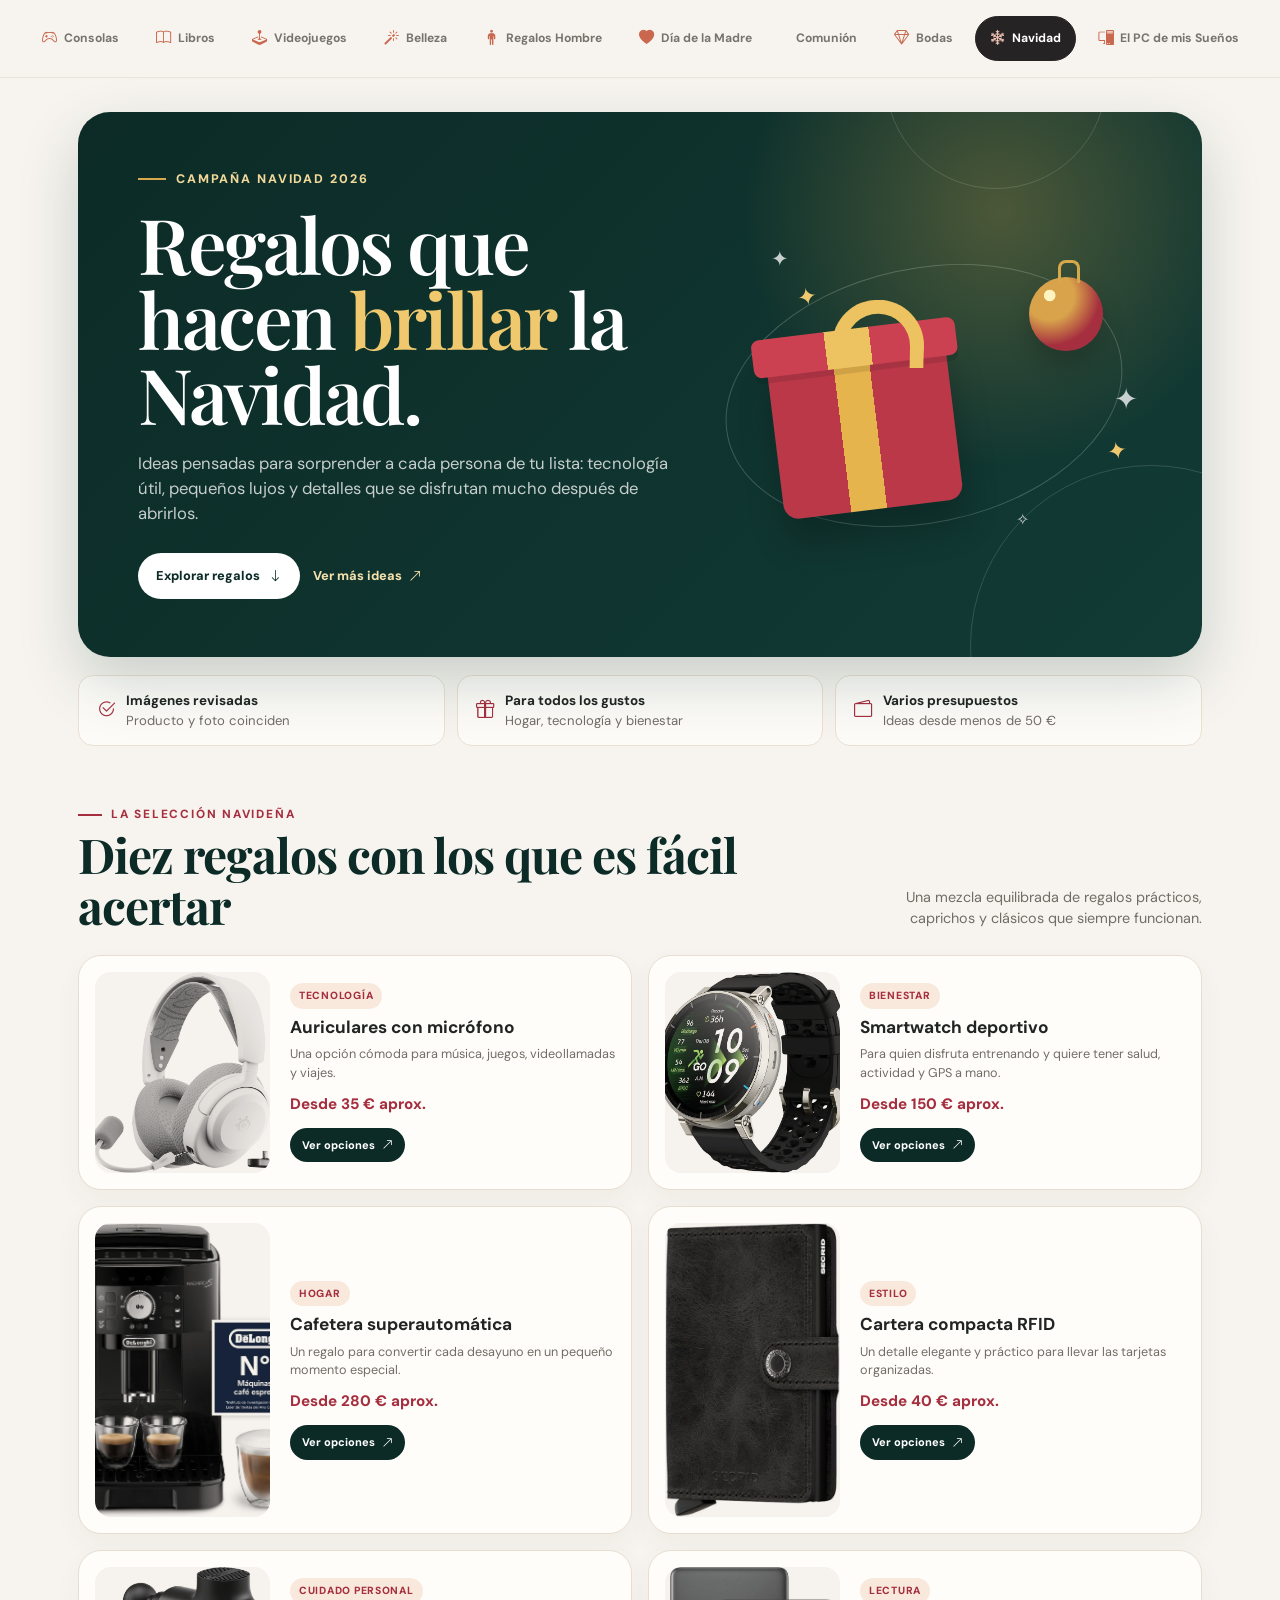
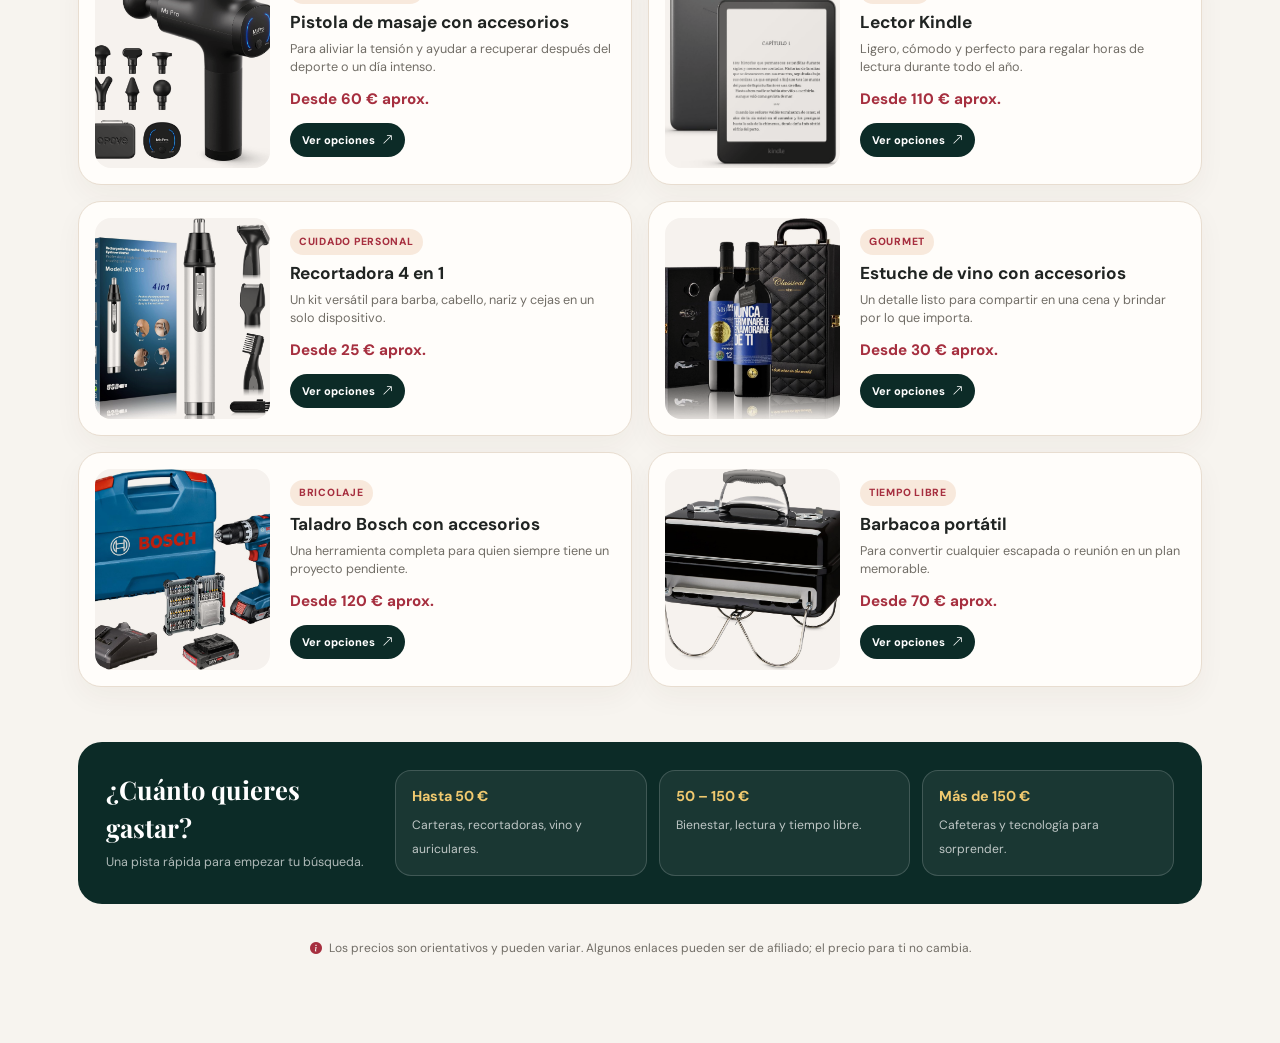
<file: topnavidad.html>
<!DOCTYPE html>
<html lang="es">

<head>
    <meta charset="UTF-8">
    <meta name="viewport" content="width=device-width, initial-scale=1.0">
    <title>Regalos de Navidad 2026 | Ideas para acertar</title>
    <meta name="description" content="Guía de regalos de Navidad 2026 con ideas útiles para familia, pareja y amigos. Tecnología, hogar, bienestar y detalles con encanto.">
    <meta property="og:type" content="website">
    <meta property="og:url" content="https://rioseras007.github.io/Amazon/topnavidad.html">
    <meta property="og:title" content="Regalos de Navidad 2026 | Ideas para acertar">
    <meta property="og:description" content="Una selección navideña revisada para encontrar regalos útiles, especiales y para todos los presupuestos.">
    <link rel="canonical" href="https://rioseras007.github.io/Amazon/topnavidad.html">
    <link rel="stylesheet" href="style.css">
    <link rel="stylesheet" href="navidad.css">
    <link rel="stylesheet" href="https://cdn.jsdelivr.net/npm/bootstrap-icons@1.11.3/font/bootstrap-icons.min.css">
</head>

<body>
    <nav class="navbar" aria-label="Navegación principal">
        <a href="index.html"><i class="bi bi-controller"></i> Consolas</a>
        <a href="toplibros.html"><i class="bi bi-book"></i> Libros</a>
        <a href="topvideojuegos.html"><i class="bi bi-joystick"></i> Videojuegos</a>
        <a href="topbelleza.html"><i class="bi bi-magic"></i> Belleza</a>
        <a href="topregalos_hombre.html"><i class="bi bi-person-standing"></i> Regalos Hombre</a>
        <a href="topmadre.html"><i class="bi bi-heart-fill"></i> Día de la Madre</a>
        <a href="topcomunion.html"><i class="bi bi-church"></i> Comunión</a>
        <a href="topbodas.html"><i class="bi bi-gem"></i> Bodas</a>
        <a href="topnavidad.html" class="active" aria-current="page"><i class="bi bi-snow2"></i> Navidad</a>
        <a href="pc_suenos.html"><i class="bi bi-pc-display"></i> El PC de mis Sueños</a>
    </nav>

    <main class="christmas-page">
        <section class="christmas-hero" aria-labelledby="christmas-title">
            <div class="christmas-copy">
                <p class="christmas-eyebrow"><span></span> Campaña Navidad 2026</p>
                <h1 id="christmas-title">Regalos que hacen <em>brillar</em> la Navidad.</h1>
                <p>Ideas pensadas para sorprender a cada persona de tu lista: tecnología útil, pequeños lujos y detalles que se disfrutan mucho después de abrirlos.</p>
                <div class="christmas-actions">
                    <a class="christmas-button" href="#regalos">Explorar regalos <i class="bi bi-arrow-down"></i></a>
                    <a class="christmas-link" href="topregalos_hombre.html">Ver más ideas <i class="bi bi-arrow-up-right"></i></a>
                </div>
            </div>
            <div class="christmas-art" aria-hidden="true">
                <div class="christmas-orbit"></div>
                <div class="christmas-gift"></div>
                <div class="christmas-bauble"></div>
                <span class="christmas-snow snow-one">✦</span>
                <span class="christmas-snow snow-two">✧</span>
                <span class="christmas-snow snow-three">✦</span>
            </div>
        </section>

        <section class="campaign-strip" aria-label="Ventajas de la selección">
            <div class="campaign-pill"><i class="bi bi-check2-circle"></i><span><strong>Imágenes revisadas</strong>Producto y foto coinciden</span></div>
            <div class="campaign-pill"><i class="bi bi-gift"></i><span><strong>Para todos los gustos</strong>Hogar, tecnología y bienestar</span></div>
            <div class="campaign-pill"><i class="bi bi-wallet2"></i><span><strong>Varios presupuestos</strong>Ideas desde menos de 50 €</span></div>
        </section>

        <section id="regalos" aria-labelledby="gift-heading">
            <div class="section-heading">
                <div>
                    <p class="christmas-label"><span></span> La selección navideña</p>
                    <h2 id="gift-heading">Diez regalos con los que es fácil acertar</h2>
                </div>
                <p>Una mezcla equilibrada de regalos prácticos, caprichos y clásicos que siempre funcionan.</p>
            </div>

            <div class="gift-grid">
                <article class="gift-card">
                    <div class="gift-image"><img src="videojuegos/regalo1.jpg" alt="Auriculares blancos con micrófono" loading="lazy"></div>
                    <div class="gift-copy"><span class="gift-category">Tecnología</span><h3>Auriculares con micrófono</h3><p>Una opción cómoda para música, juegos, videollamadas y viajes.</p><span class="gift-price">Desde 35 € aprox.</span><a class="gift-buy" href="https://www.amazon.es/s?k=auriculares+con+microfono&tag=rioseras007-21" target="_blank" rel="noopener">Ver opciones <i class="bi bi-arrow-up-right"></i></a></div>
                </article>

                <article class="gift-card">
                    <div class="gift-image"><img src="videojuegos/regalo2.jpg" alt="Reloj inteligente deportivo con GPS" loading="lazy"></div>
                    <div class="gift-copy"><span class="gift-category">Bienestar</span><h3>Smartwatch deportivo</h3><p>Para quien disfruta entrenando y quiere tener salud, actividad y GPS a mano.</p><span class="gift-price">Desde 150 € aprox.</span><a class="gift-buy" href="https://www.amazon.es/s?k=smartwatch+deportivo+gps&tag=rioseras007-21" target="_blank" rel="noopener">Ver opciones <i class="bi bi-arrow-up-right"></i></a></div>
                </article>

                <article class="gift-card">
                    <div class="gift-image"><img src="videojuegos/regalo3.jpg" alt="Cafetera superautomática De'Longhi Magnifica S" loading="lazy"></div>
                    <div class="gift-copy"><span class="gift-category">Hogar</span><h3>Cafetera superautomática</h3><p>Un regalo para convertir cada desayuno en un pequeño momento especial.</p><span class="gift-price">Desde 280 € aprox.</span><a class="gift-buy" href="https://www.amazon.es/s?k=cafetera+superautomatica+delonghi&tag=rioseras007-21" target="_blank" rel="noopener">Ver opciones <i class="bi bi-arrow-up-right"></i></a></div>
                </article>

                <article class="gift-card">
                    <div class="gift-image"><img src="videojuegos/regalo4.jpg" alt="Cartera negra Secrid de piel" loading="lazy"></div>
                    <div class="gift-copy"><span class="gift-category">Estilo</span><h3>Cartera compacta RFID</h3><p>Un detalle elegante y práctico para llevar las tarjetas organizadas.</p><span class="gift-price">Desde 40 € aprox.</span><a class="gift-buy" href="https://www.amazon.es/s?k=cartera+secrid+rfid&tag=rioseras007-21" target="_blank" rel="noopener">Ver opciones <i class="bi bi-arrow-up-right"></i></a></div>
                </article>

                <article class="gift-card">
                    <div class="gift-image"><img src="videojuegos/regalo5.jpg" alt="Pistola de masaje negra con accesorios" loading="lazy"></div>
                    <div class="gift-copy"><span class="gift-category">Cuidado personal</span><h3>Pistola de masaje con accesorios</h3><p>Para aliviar la tensión y ayudar a recuperar después del deporte o un día intenso.</p><span class="gift-price">Desde 60 € aprox.</span><a class="gift-buy" href="https://www.amazon.es/s?k=pistola+de+masaje+con+accesorios&tag=rioseras007-21" target="_blank" rel="noopener">Ver opciones <i class="bi bi-arrow-up-right"></i></a></div>
                </article>

                <article class="gift-card">
                    <div class="gift-image"><img src="videojuegos/regalo6.jpg" alt="Lector Kindle con pantalla de tinta electrónica" loading="lazy"></div>
                    <div class="gift-copy"><span class="gift-category">Lectura</span><h3>Lector Kindle</h3><p>Ligero, cómodo y perfecto para regalar horas de lectura durante todo el año.</p><span class="gift-price">Desde 110 € aprox.</span><a class="gift-buy" href="https://www.amazon.es/s?k=kindle+lector+ebook&tag=rioseras007-21" target="_blank" rel="noopener">Ver opciones <i class="bi bi-arrow-up-right"></i></a></div>
                </article>

                <article class="gift-card">
                    <div class="gift-image"><img src="videojuegos/regalo7.jpg" alt="Recortadora de barba y cabello 4 en 1" loading="lazy"></div>
                    <div class="gift-copy"><span class="gift-category">Cuidado personal</span><h3>Recortadora 4 en 1</h3><p>Un kit versátil para barba, cabello, nariz y cejas en un solo dispositivo.</p><span class="gift-price">Desde 25 € aprox.</span><a class="gift-buy" href="https://www.amazon.es/s?k=recortadora+4+en+1+barba&tag=rioseras007-21" target="_blank" rel="noopener">Ver opciones <i class="bi bi-arrow-up-right"></i></a></div>
                </article>

                <article class="gift-card">
                    <div class="gift-image"><img src="videojuegos/regalo8.jpg" alt="Estuche negro con dos botellas de vino y accesorios" loading="lazy"></div>
                    <div class="gift-copy"><span class="gift-category">Gourmet</span><h3>Estuche de vino con accesorios</h3><p>Un detalle listo para compartir en una cena y brindar por lo que importa.</p><span class="gift-price">Desde 30 € aprox.</span><a class="gift-buy" href="https://www.amazon.es/s?k=estuche+vino+regalo+con+accesorios&tag=rioseras007-21" target="_blank" rel="noopener">Ver opciones <i class="bi bi-arrow-up-right"></i></a></div>
                </article>

                <article class="gift-card">
                    <div class="gift-image"><img src="videojuegos/regalo9.jpg" alt="Taladro Bosch con batería, cargador y maletín" loading="lazy"></div>
                    <div class="gift-copy"><span class="gift-category">Bricolaje</span><h3>Taladro Bosch con accesorios</h3><p>Una herramienta completa para quien siempre tiene un proyecto pendiente.</p><span class="gift-price">Desde 120 € aprox.</span><a class="gift-buy" href="https://www.amazon.es/s?k=taladro+bosch+con+accesorios&tag=rioseras007-21" target="_blank" rel="noopener">Ver opciones <i class="bi bi-arrow-up-right"></i></a></div>
                </article>

                <article class="gift-card">
                    <div class="gift-image"><img src="videojuegos/regalo10.jpg" alt="Barbacoa portátil negra con asa" loading="lazy"></div>
                    <div class="gift-copy"><span class="gift-category">Tiempo libre</span><h3>Barbacoa portátil</h3><p>Para convertir cualquier escapada o reunión en un plan memorable.</p><span class="gift-price">Desde 70 € aprox.</span><a class="gift-buy" href="https://www.amazon.es/s?k=barbacoa+portatil&tag=rioseras007-21" target="_blank" rel="noopener">Ver opciones <i class="bi bi-arrow-up-right"></i></a></div>
                </article>
            </div>
        </section>

        <section class="budget-panel" aria-labelledby="budget-heading">
            <div class="budget-intro"><h2 id="budget-heading">¿Cuánto quieres gastar?</h2><p>Una pista rápida para empezar tu búsqueda.</p></div>
            <div class="budget-option"><strong>Hasta 50 €</strong><span>Carteras, recortadoras, vino y auriculares.</span></div>
            <div class="budget-option"><strong>50 – 150 €</strong><span>Bienestar, lectura y tiempo libre.</span></div>
            <div class="budget-option"><strong>Más de 150 €</strong><span>Cafeteras y tecnología para sorprender.</span></div>
        </section>

        <p class="christmas-note"><i class="bi bi-info-circle-fill"></i> Los precios son orientativos y pueden variar. Algunos enlaces pueden ser de afiliado; el precio para ti no cambia.</p>
    </main>
</body>

</html>
</file>
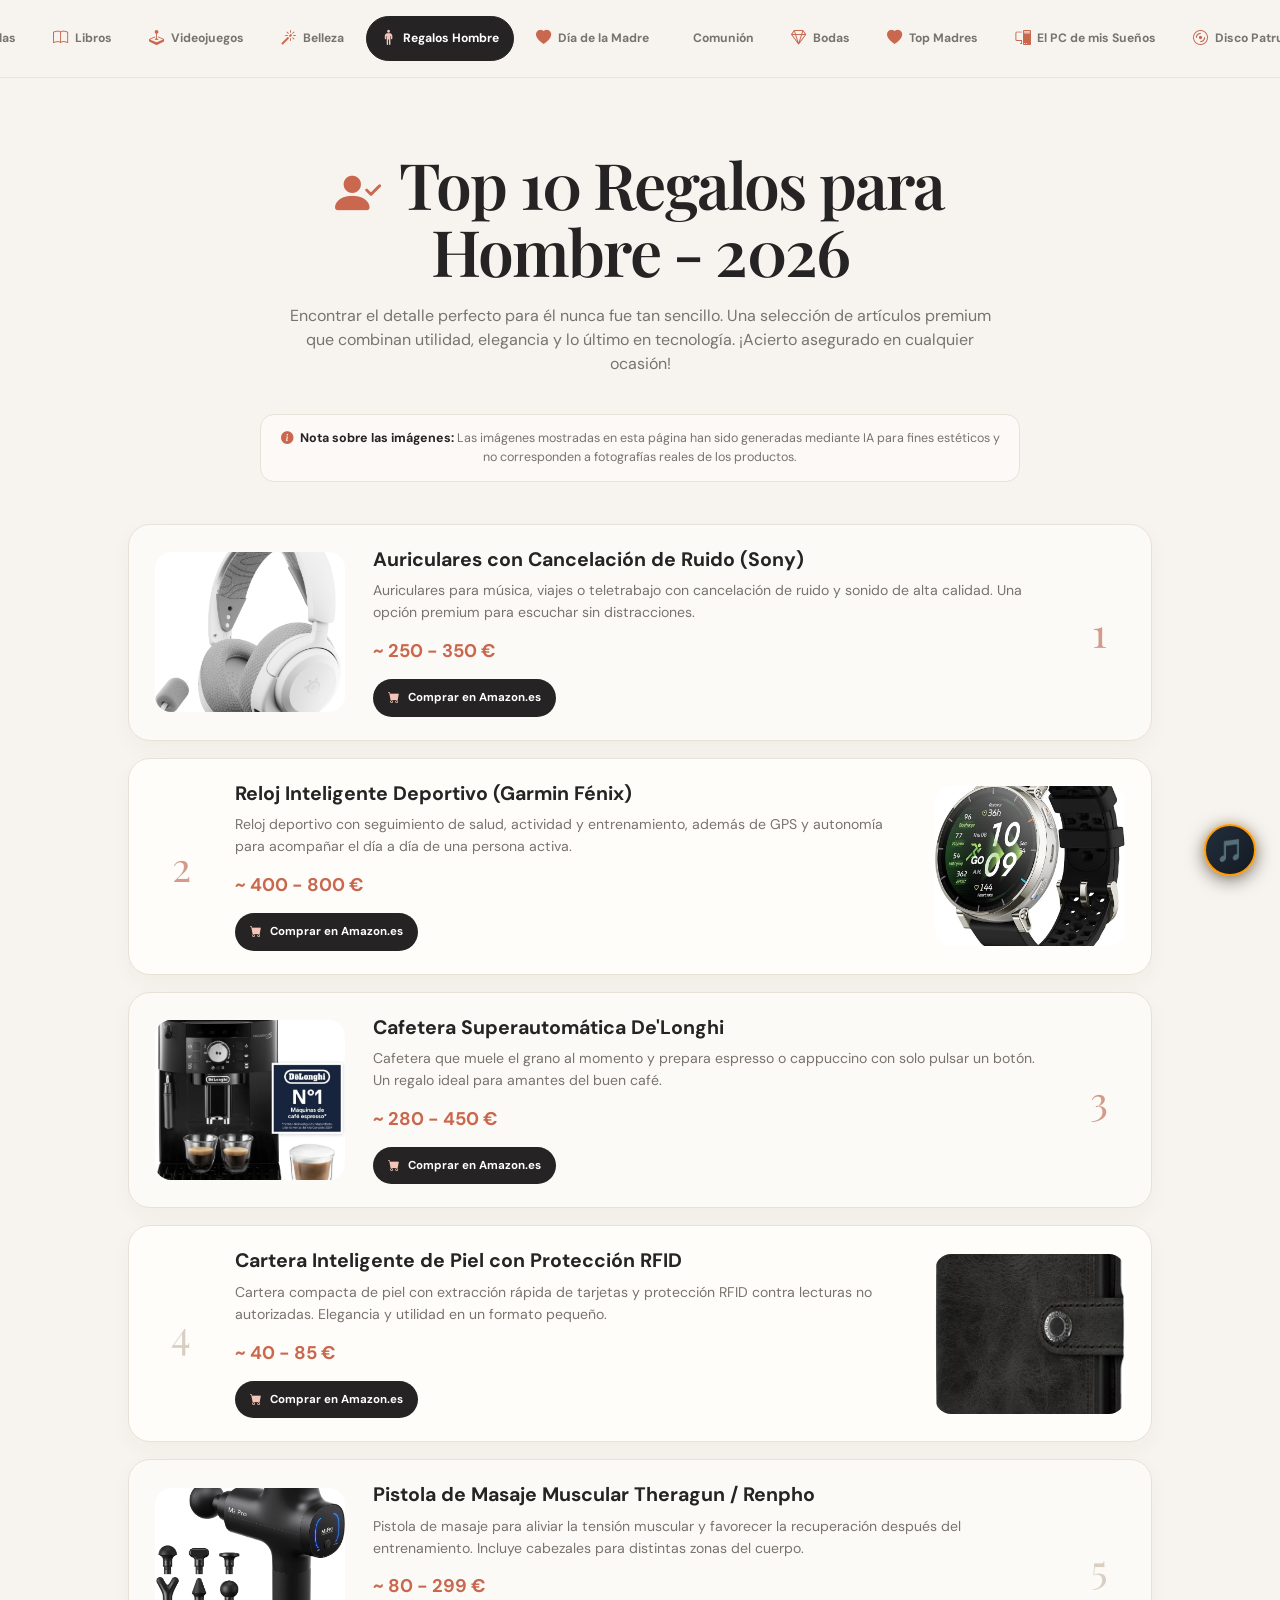
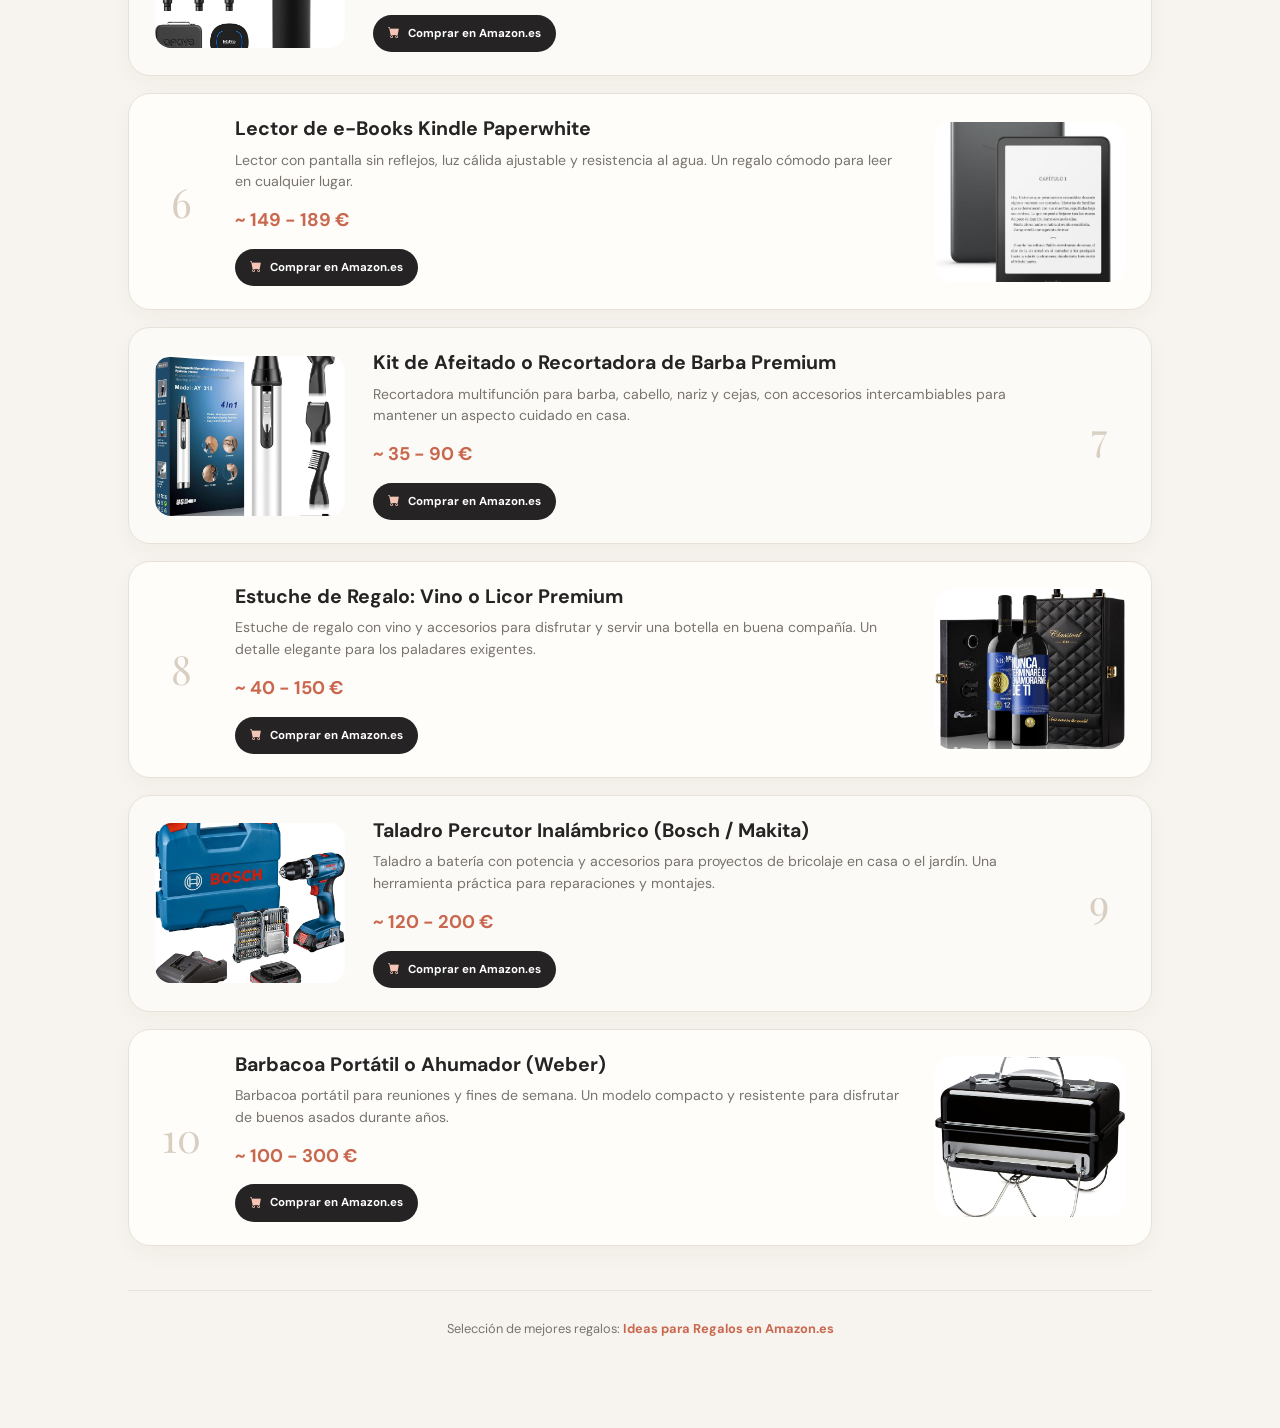
<file: topregalos_hombre.html>
<!DOCTYPE html>
<html lang="es">

<head>
    <meta charset="UTF-8">
    <meta name="viewport" content="width=device-width, initial-scale=1.0">
    <title>Top 10 Regalos para Hombre (40 - 60 Años) - 2026 🎁</title>
    <meta name="description" content="Ideas originales de regalos para hombres de 40 a 60 años. Tecnología, estilo, gourmet y experiencias. Los más vendidos en Amazon España." />
    <meta property="og:type" content="website" />
    <meta property="og:url" content="https://rioseras007.github.io/Amazon/topregalos_hombre.html" />
    <meta property="og:title" content="Top 10 Regalos para Hombre (40 - 60 Años) - 2026 🎁" />
    <meta property="og:description" content="Selección premium de regalos para hombres con estilo y gusto por la tecnología." />
    <link rel="canonical" href="https://rioseras007.github.io/Amazon/topregalos_hombre.html" />
    
    <!-- Design System & Icons -->
    <link rel="stylesheet" href="style.css">
    <link rel="stylesheet" href="audio_styles.css">
    <link rel="stylesheet" href="https://cdn.jsdelivr.net/npm/bootstrap-icons@1.11.3/font/bootstrap-icons.min.css">
</head>

<body>
    <nav class="navbar">
        <a href="index.html"><i class="bi bi-controller"></i> Consolas</a>
        <a href="toplibros.html"><i class="bi bi-book"></i> Libros</a>
        <a href="topvideojuegos.html"><i class="bi bi-joystick"></i> Videojuegos</a>
        <a href="topbelleza.html"><i class="bi bi-magic"></i> Belleza</a>
        <a href="topregalos_hombre.html" class="active"><i class="bi bi-person-standing"></i> Regalos Hombre</a>
        <a href="topmadre.html"><i class="bi bi-heart-fill"></i> Día de la Madre</a>
        <a href="topcomunion.html"><i class="bi bi-church"></i> Comunión</a>
        <a href="topbodas.html"><i class="bi bi-gem"></i> Bodas</a>
        <a href="madrestop.html"><i class="bi bi-heart-fill"></i> Top Madres</a>
        <a href="pc_suenos.html"><i class="bi bi-pc-display"></i> El PC de mis Sueños</a>
        <a href="https://rioseras007.github.io/alfonsorubio/web/index.html"><i class="bi bi-disc"></i> Disco Patrulla Canina</a>
    </nav>

    <div class="container">
        <h1><i class="bi bi-person-check-fill"></i> Top 10 Regalos para Hombre - 2026</h1>
        <p class="intro">Encontrar el detalle perfecto para él nunca fue tan sencillo. Una selección de artículos premium que combinan utilidad, elegancia y lo último en tecnología. ¡Acierto asegurado en cualquier ocasión!</p>

        <div class="disclaimer-notice">
            <strong><i class="bi bi-info-circle-fill"></i> Nota sobre las imágenes:</strong> Las imágenes mostradas en esta página han sido generadas mediante IA para fines estéticos y no corresponden a fotografías reales de los productos.
        </div>

        <div class="top-item">
            <div class="number">1</div>
            <div class="content">
                <h2 class="title">Auriculares con Cancelación de Ruido (Sony)</h2>
                <p class="desc">Auriculares para música, viajes o teletrabajo con cancelación de ruido y sonido de alta calidad. Una opción premium para escuchar sin distracciones.</p>
                <p class="price">~ 250 - 350 €</p>
                <a href="https://www.amazon.es/s?k=sony+auriculares+cancelacion+ruido&tag=rioseras007-21" class="buy-btn" target="_blank"><i class="bi bi-cart-fill"></i> Comprar en Amazon.es</a>
            </div>
            <img src="videojuegos/regalo1.jpg" alt="Auriculares Sony con Cancelación de Ruido">
        </div>

        <div class="top-item">
            <div class="number">2</div>
            <div class="content">
                <h2 class="title">Reloj Inteligente Deportivo (Garmin Fénix)</h2>
                <p class="desc">Reloj deportivo con seguimiento de salud, actividad y entrenamiento, además de GPS y autonomía para acompañar el día a día de una persona activa.</p>
                <p class="price">~ 400 - 800 €</p>
                <a href="https://www.amazon.es/s?k=garmin+fenix+reloj+inteligente+hombre&tag=rioseras007-21" class="buy-btn" target="_blank"><i class="bi bi-cart-fill"></i> Comprar en Amazon.es</a>
            </div>
            <img src="videojuegos/regalo2.jpg" alt="Reloj Inteligente Deportivo">
        </div>

        <div class="top-item">
            <div class="number">3</div>
            <div class="content">
                <h2 class="title">Cafetera Superautomática De'Longhi</h2>
                <p class="desc">Cafetera que muele el grano al momento y prepara espresso o cappuccino con solo pulsar un botón. Un regalo ideal para amantes del buen café.</p>
                <p class="price">~ 280 - 450 €</p>
                <a href="https://www.amazon.es/s?k=cafetera+superautomatica+delonghi&tag=rioseras007-21" class="buy-btn" target="_blank"><i class="bi bi-cart-fill"></i> Comprar en Amazon.es</a>
            </div>
            <img src="videojuegos/regalo3.jpg" alt="Cafetera Superautomática De'Longhi">
        </div>

        <div class="top-item">
            <div class="number">4</div>
            <div class="content">
                <h2 class="title">Cartera Inteligente de Piel con Protección RFID</h2>
                <p class="desc">Cartera compacta de piel con extracción rápida de tarjetas y protección RFID contra lecturas no autorizadas. Elegancia y utilidad en un formato pequeño.</p>
                <p class="price">~ 40 - 85 €</p>
                <a href="https://www.amazon.es/s?k=cartera+piel+hombre+rfid+secrid&tag=rioseras007-21" class="buy-btn" target="_blank"><i class="bi bi-cart-fill"></i> Comprar en Amazon.es</a>
            </div>
            <img src="videojuegos/regalo4.jpg" alt="Cartera Inteligente RFID">
        </div>

        <div class="top-item">
            <div class="number">5</div>
            <div class="content">
                <h2 class="title">Pistola de Masaje Muscular Theragun / Renpho</h2>
                <p class="desc">Pistola de masaje para aliviar la tensión muscular y favorecer la recuperación después del entrenamiento. Incluye cabezales para distintas zonas del cuerpo.</p>
                <p class="price">~ 80 - 299 €</p>
                <a href="https://www.amazon.es/s?k=pistola+masaje+muscular+theragun&tag=rioseras007-21" class="buy-btn" target="_blank"><i class="bi bi-cart-fill"></i> Comprar en Amazon.es</a>
            </div>
            <img src="videojuegos/regalo5.jpg" alt="Pistola de Masaje Muscular">
        </div>

        <div class="top-item">
            <div class="number">6</div>
            <div class="content">
                <h2 class="title">Lector de e-Books Kindle Paperwhite</h2>
                <p class="desc">Lector con pantalla sin reflejos, luz cálida ajustable y resistencia al agua. Un regalo cómodo para leer en cualquier lugar.</p>
                <p class="price">~ 149 - 189 €</p>
                <a href="https://www.amazon.es/s?k=kindle+paperwhite+lector&tag=rioseras007-21" class="buy-btn" target="_blank"><i class="bi bi-cart-fill"></i> Comprar en Amazon.es</a>
            </div>
            <img src="videojuegos/regalo6.jpg" alt="Kindle Paperwhite">
        </div>

        <div class="top-item">
            <div class="number">7</div>
            <div class="content">
                <h2 class="title">Kit de Afeitado o Recortadora de Barba Premium</h2>
                <p class="desc">Recortadora multifunción para barba, cabello, nariz y cejas, con accesorios intercambiables para mantener un aspecto cuidado en casa.</p>
                <p class="price">~ 35 - 90 €</p>
                <a href="https://www.amazon.es/s?k=recortadora+barba+philips+braun&tag=rioseras007-21" class="buy-btn" target="_blank"><i class="bi bi-cart-fill"></i> Comprar en Amazon.es</a>
            </div>
            <img src="videojuegos/regalo7.jpg" alt="Recortadora de Barba Premium">
        </div>

        <div class="top-item">
            <div class="number">8</div>
            <div class="content">
                <h2 class="title">Estuche de Regalo: Vino o Licor Premium</h2>
                <p class="desc">Estuche de regalo con vino y accesorios para disfrutar y servir una botella en buena compañía. Un detalle elegante para los paladares exigentes.</p>
                <p class="price">~ 40 - 150 €</p>
                <a href="https://www.amazon.es/s?k=estuche+vino+regalo+whisky+premiun&tag=rioseras007-21" class="buy-btn" target="_blank"><i class="bi bi-cart-fill"></i> Comprar en Amazon.es</a>
            </div>
            <img src="videojuegos/regalo8.jpg" alt="Estuche de Regalo de Vino o Licor">
        </div>

        <div class="top-item">
            <div class="number">9</div>
            <div class="content">
                <h2 class="title">Taladro Percutor Inalámbrico (Bosch / Makita)</h2>
                <p class="desc">Taladro a batería con potencia y accesorios para proyectos de bricolaje en casa o el jardín. Una herramienta práctica para reparaciones y montajes.</p>
                <p class="price">~ 120 - 200 €</p>
                <a href="https://www.amazon.es/s?k=taladro+percutor+inalambrico+bosch+makita&tag=rioseras007-21" class="buy-btn" target="_blank"><i class="bi bi-cart-fill"></i> Comprar en Amazon.es</a>
            </div>
            <img src="videojuegos/regalo9.jpg" alt="Taladro Percutor Inalámbrico">
        </div>

        <div class="top-item">
            <div class="number">10</div>
            <div class="content">
                <h2 class="title">Barbacoa Portátil o Ahumador (Weber)</h2>
                <p class="desc">Barbacoa portátil para reuniones y fines de semana. Un modelo compacto y resistente para disfrutar de buenos asados durante años.</p>
                <p class="price">~ 100 - 300 €</p>
                <a href="https://www.amazon.es/s?k=barbacoa+carbon+portatil+weber&tag=rioseras007-21" class="buy-btn" target="_blank"><i class="bi bi-cart-fill"></i> Comprar en Amazon.es</a>
            </div>
            <img src="videojuegos/regalo10.jpg" alt="Barbacoa Portátil Weber">
        </div>

        <p class="footer-info">Selección de mejores regalos: <a href="https://www.amazon.es/gp/bestsellers/gift-cards" target="_blank">Ideas para Regalos en Amazon.es</a></p>
    </div>
    
    <script src="audio5.js"></script>
</body>

</html>
</file>
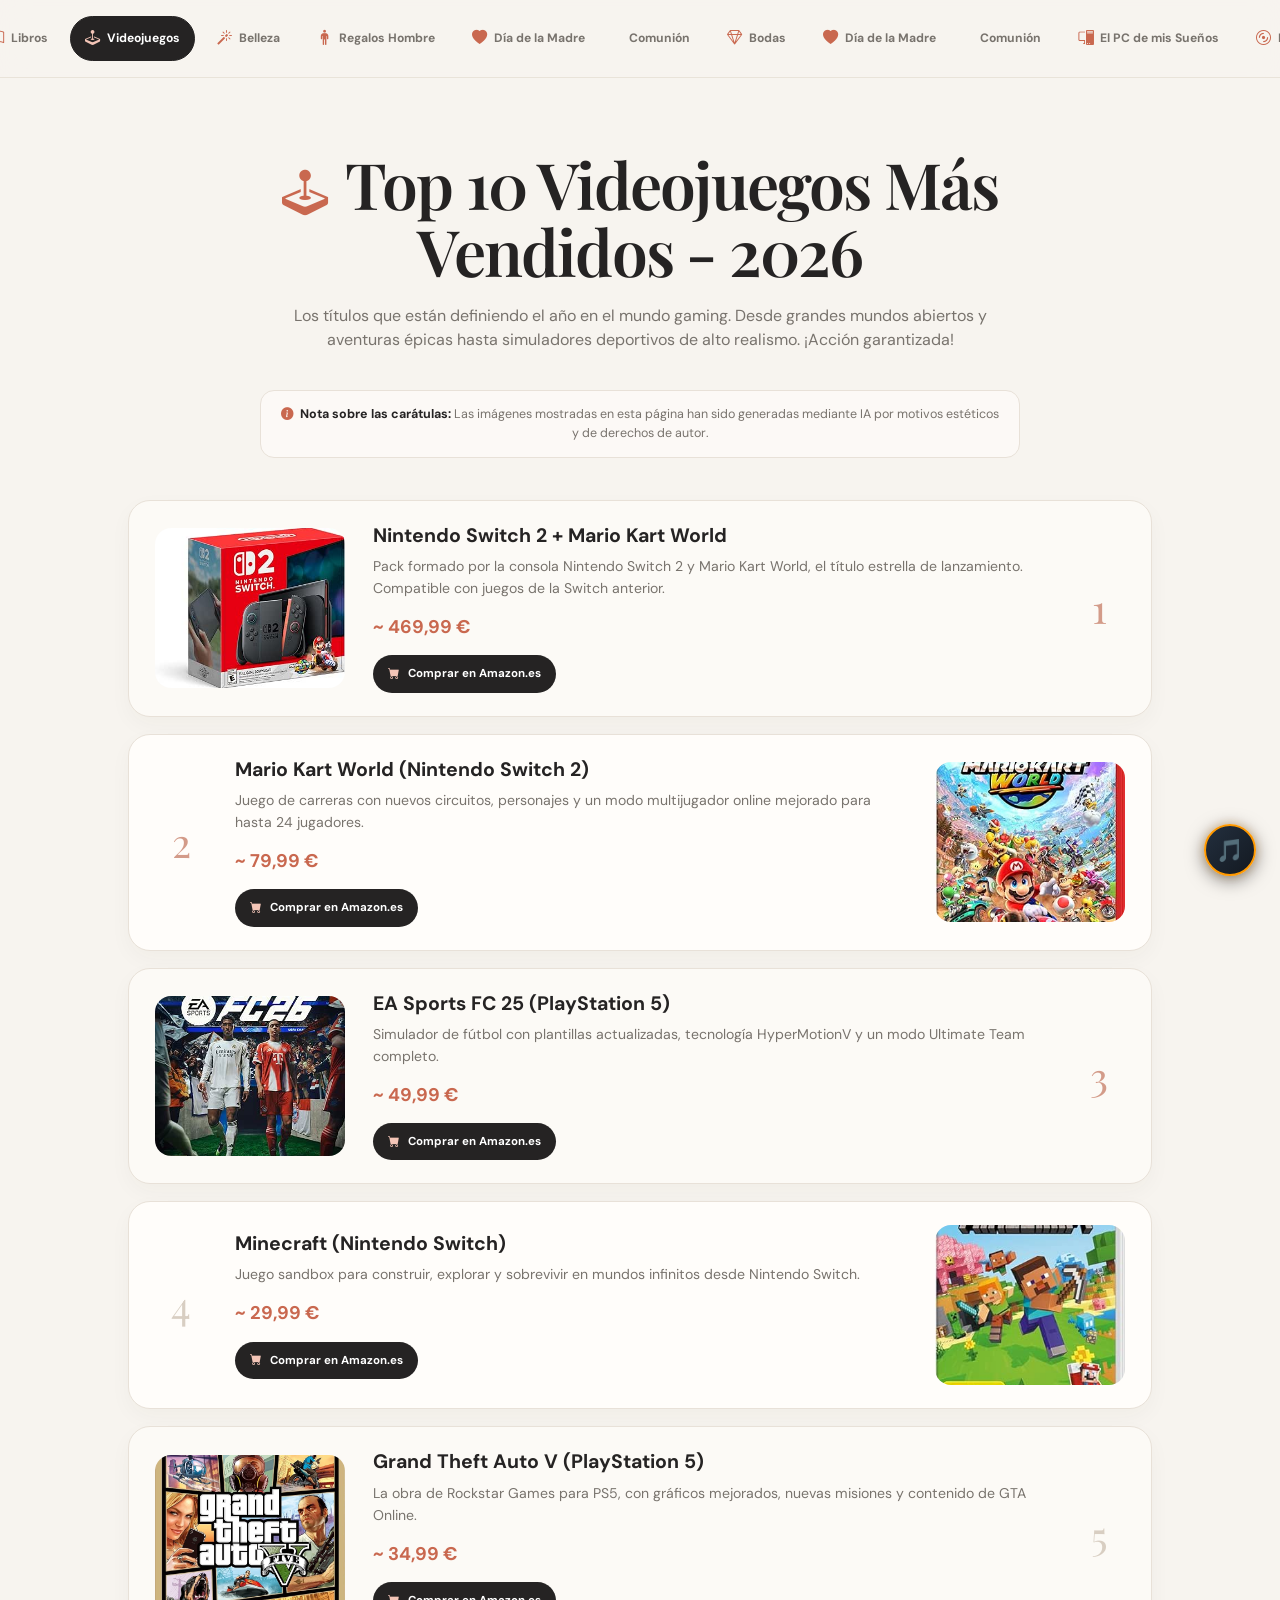
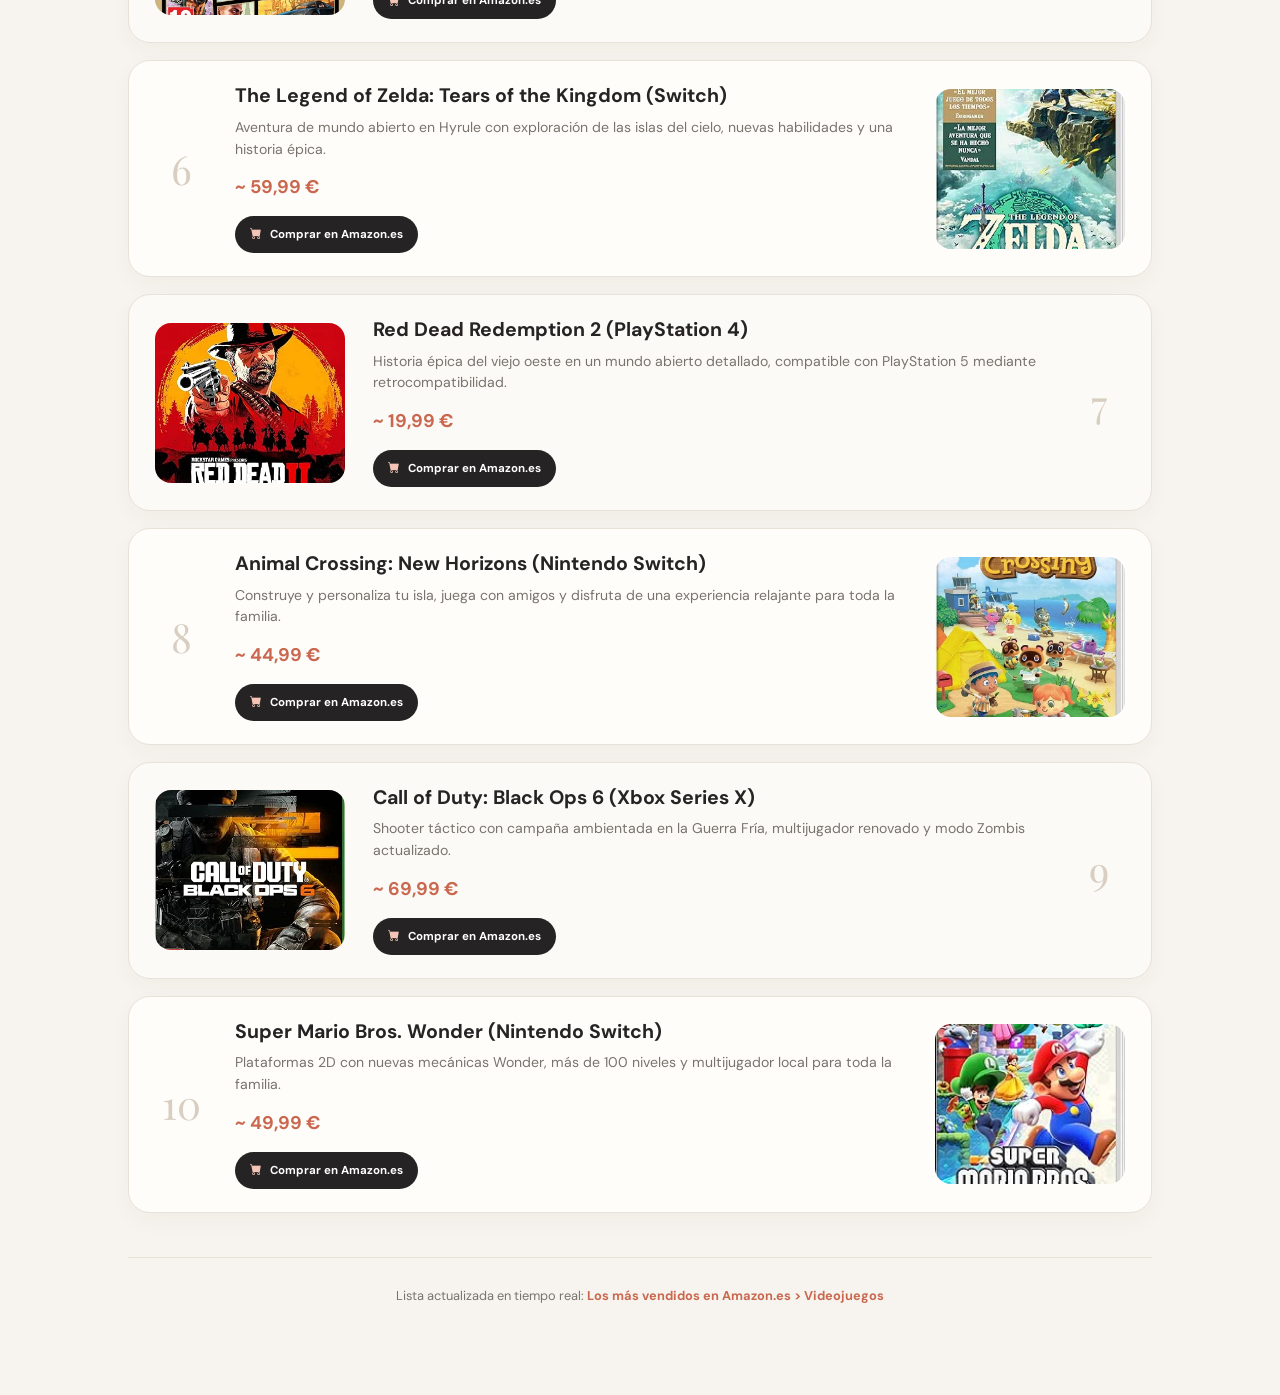
<file: topvideojuegos.html>
<!DOCTYPE html>
<html lang="es">

<head>
    <meta charset="UTF-8">
    <meta name="viewport" content="width=device-width, initial-scale=1.0">
    <title>Top 10 Videojuegos Más Vendidos en Amazon España - 2026 🎮</title>
    <meta name="description" content="Descubre los 10 videojuegos más vendidos en Amazon España en 2026. Los mejores títulos para PS5, Nintendo Switch, Xbox y PC." />
    <meta property="og:type" content="website" />
    <meta property="og:url" content="https://rioseras007.github.io/Amazon/topvideojuegos.html" />
    <meta property="og:title" content="Top 10 Videojuegos Más Vendidos en Amazon España - 2026 🎮" />
    <meta property="og:description" content="Los 10 videojuegos más vendidos en Amazon España para todas las plataformas." />
    <link rel="canonical" href="https://rioseras007.github.io/Amazon/topvideojuegos.html" />
    
    <!-- Design System & Icons -->
    <link rel="stylesheet" href="style.css">
    <link rel="stylesheet" href="audio_styles.css">
    <link rel="stylesheet" href="https://cdn.jsdelivr.net/npm/bootstrap-icons@1.11.3/font/bootstrap-icons.min.css">
</head>

<body>
    <nav class="navbar">
        <a href="index.html"><i class="bi bi-controller"></i> Consolas</a>
        <a href="toplibros.html"><i class="bi bi-book"></i> Libros</a>
        <a href="topvideojuegos.html" class="active"><i class="bi bi-joystick"></i> Videojuegos</a>
        <a href="topbelleza.html"><i class="bi bi-magic"></i> Belleza</a>
        <a href="topregalos_hombre.html"><i class="bi bi-person-standing"></i> Regalos Hombre</a>
        <a href="topmadre.html"><i class="bi bi-heart-fill"></i> Día de la Madre</a>
        <a href="topcomunion.html"><i class="bi bi-church"></i> Comunión</a>
        <a href="topbodas.html"><i class="bi bi-gem"></i> Bodas</a>
        <a href="topmadre.html"><i class="bi bi-heart-fill"></i> Día de la Madre</a>
        <a href="madrestop.html"><i class="bi bi-church"></i> Comunión</a>
        <a href="pc_suenos.html"><i class="bi bi-pc-display"></i> El PC de mis Sueños</a>
        <a href="https://rioseras007.github.io/alfonsorubio/web/index.html"><i class="bi bi-disc"></i> Disco Patrulla Canina</a>  
</nav>

    <div class="container">
        <h1><i class="bi bi-joystick"></i> Top 10 Videojuegos Más Vendidos - 2026</h1>
        <p class="intro">Los títulos que están definiendo el año en el mundo gaming. Desde grandes mundos abiertos y aventuras épicas hasta simuladores deportivos de alto realismo. ¡Acción garantizada!</p>

        <div class="disclaimer-notice">
            <strong><i class="bi bi-info-circle-fill"></i> Nota sobre las carátulas:</strong> Las imágenes mostradas en esta página han sido generadas mediante IA por motivos estéticos y de derechos de autor.
        </div>

        <div class="top-item">
            <div class="number">1</div>
            <div class="content">
                <h2 class="title">Nintendo Switch 2 + Mario Kart World</h2>
                <p class="desc">Pack formado por la consola Nintendo Switch 2 y Mario Kart World, el título estrella de lanzamiento. Compatible con juegos de la Switch anterior.</p>
                <p class="price">~ 469,99 €</p>
                <a href="https://amzn.to/46ZSnSC" class="buy-btn" target="_blank"><i class="bi bi-cart-fill"></i> Comprar en Amazon.es</a>
            </div>
            <img src="videojuegos/juego01.jpg" alt="Nintendo Switch 2 + Mario Kart World">
        </div>

        <div class="top-item">
            <div class="number">2</div>
            <div class="content">
                <h2 class="title">Mario Kart World (Nintendo Switch 2)</h2>
                <p class="desc">Juego de carreras con nuevos circuitos, personajes y un modo multijugador online mejorado para hasta 24 jugadores.</p>
                <p class="price">~ 79,99 €</p>
                <a href="https://amzn.to/3P41OKF" class="buy-btn" target="_blank"><i class="bi bi-cart-fill"></i> Comprar en Amazon.es</a>
            </div>
            <img src="videojuegos/juego02.jpg" alt="Mario Kart World - Switch 2">
        </div>

        <div class="top-item">
            <div class="number">3</div>
            <div class="content">
                <h2 class="title">EA Sports FC 25 (PlayStation 5)</h2>
                <p class="desc">Simulador de fútbol con plantillas actualizadas, tecnología HyperMotionV y un modo Ultimate Team completo.</p>
                <p class="price">~ 49,99 €</p>
                <a href="https://amzn.to/3Nmzy5t" class="buy-btn" target="_blank"><i class="bi bi-cart-fill"></i> Comprar en Amazon.es</a>
            </div>
            <img src="videojuegos/juego03.jpg" alt="EA Sports FC 25 - PS5">
        </div>

        <div class="top-item">
            <div class="number">4</div>
            <div class="content">
                <h2 class="title">Minecraft (Nintendo Switch)</h2>
                <p class="desc">Juego sandbox para construir, explorar y sobrevivir en mundos infinitos desde Nintendo Switch.</p>
                <p class="price">~ 29,99 €</p>
                <a href="https://amzn.to/3N41fQt" class="buy-btn" target="_blank"><i class="bi bi-cart-fill"></i> Comprar en Amazon.es</a>
            </div>
            <img src="videojuegos/juego04.jpg" alt="Minecraft - Nintendo Switch">
        </div>

        <div class="top-item">
            <div class="number">5</div>
            <div class="content">
                <h2 class="title">Grand Theft Auto V (PlayStation 5)</h2>
                <p class="desc">La obra de Rockstar Games para PS5, con gráficos mejorados, nuevas misiones y contenido de GTA Online.</p>
                <p class="price">~ 34,99 €</p>
                <a href="https://amzn.to/4rtX1zK" class="buy-btn" target="_blank"><i class="bi bi-cart-fill"></i> Comprar en Amazon.es</a>
            </div>
            <img src="videojuegos/juego05.jpg" alt="GTA V - PS5">
        </div>

        <div class="top-item">
            <div class="number">6</div>
            <div class="content">
                <h2 class="title">The Legend of Zelda: Tears of the Kingdom (Switch)</h2>
                <p class="desc">Aventura de mundo abierto en Hyrule con exploración de las islas del cielo, nuevas habilidades y una historia épica.</p>
                <p class="price">~ 59,99 €</p>
                <a href="https://amzn.to/4s9jaEE" class="buy-btn" target="_blank"><i class="bi bi-cart-fill"></i> Comprar en Amazon.es</a>
            </div>
            <img src="videojuegos/juego06.jpg" alt="Zelda: Tears of the Kingdom">
        </div>

        <div class="top-item">
            <div class="number">7</div>
            <div class="content">
                <h2 class="title">Red Dead Redemption 2 (PlayStation 4)</h2>
                <p class="desc">Historia épica del viejo oeste en un mundo abierto detallado, compatible con PlayStation 5 mediante retrocompatibilidad.</p>
                <p class="price">~ 19,99 €</p>
                <a href="https://amzn.to/4sa7667" class="buy-btn" target="_blank"><i class="bi bi-cart-fill"></i> Comprar en Amazon.es</a>
            </div>
            <img src="videojuegos/juego07.jpg" alt="Red Dead Redemption 2 - PS4">
        </div>

        <div class="top-item">
            <div class="number">8</div>
            <div class="content">
                <h2 class="title">Animal Crossing: New Horizons (Nintendo Switch)</h2>
                <p class="desc">Construye y personaliza tu isla, juega con amigos y disfruta de una experiencia relajante para toda la familia.</p>
                <p class="price">~ 44,99 €</p>
                <a href="https://amzn.to/4cKVqlg" class="buy-btn" target="_blank"><i class="bi bi-cart-fill"></i> Comprar en Amazon.es</a>
            </div>
            <img src="videojuegos/juego08.jpg" alt="Animal Crossing: New Horizons">
        </div>

        <div class="top-item">
            <div class="number">9</div>
            <div class="content">
                <h2 class="title">Call of Duty: Black Ops 6 (Xbox Series X)</h2>
                <p class="desc">Shooter táctico con campaña ambientada en la Guerra Fría, multijugador renovado y modo Zombis actualizado.</p>
                <p class="price">~ 69,99 €</p>
                <a href="https://amzn.to/40p6oFP" class="buy-btn" target="_blank"><i class="bi bi-cart-fill"></i> Comprar en Amazon.es</a>
            </div>
            <img src="videojuegos/juego09.jpg" alt="Call of Duty: Black Ops 6 - Xbox">
        </div>

        <div class="top-item">
            <div class="number">10</div>
            <div class="content">
                <h2 class="title">Super Mario Bros. Wonder (Nintendo Switch)</h2>
                <p class="desc">Plataformas 2D con nuevas mecánicas Wonder, más de 100 niveles y multijugador local para toda la familia.</p>
                <p class="price">~ 49,99 €</p>
                <a href="https://amzn.to/4bEDhVg" class="buy-btn" target="_blank"><i class="bi bi-cart-fill"></i> Comprar en Amazon.es</a>
            </div>
            <img src="videojuegos/juego10.jpg" alt="Super Mario Bros. Wonder">
        </div>

        <p class="footer-info">Lista actualizada en tiempo real: <a href="https://www.amazon.es/gp/bestsellers/videogames" target="_blank">Los más vendidos en Amazon.es > Videojuegos</a></p>
    </div>
    
    <script src="audio3.js"></script>
</body>

</html>
</file>
<file: home.css>
@import url('https://fonts.googleapis.com/css2?family=DM+Sans:wght@400;500;600;700&family=Playfair+Display:wght@600;700&display=swap');
:root{--cream:#f7f4ef;--paper:#fffdfa;--ink:#252323;--muted:#78736d;--line:#e8e1d8;--terracotta:#c9684f;--yellow:#f1dc99;--lavender:#dfdce9;--radius:22px;--shadow:0 18px 45px rgba(62,46,32,.08)}
*{box-sizing:border-box;margin:0;padding:0}html{scroll-behavior:smooth}body{font-family:'DM Sans',sans-serif;background:var(--cream);color:var(--ink);line-height:1.5;overflow-x:hidden}a{color:inherit;text-decoration:none}.site-header{position:sticky;top:0;z-index:20;background:rgba(247,244,239,.9);backdrop-filter:blur(14px);border-bottom:1px solid rgba(232,225,216,.85)}.nav-wrap{height:78px;max-width:1240px;margin:auto;padding:0 28px;display:flex;align-items:center;justify-content:space-between;gap:30px}.brand{font-size:1.25rem;display:flex;align-items:center;gap:10px;font-weight:700;letter-spacing:-.5px}.brand-mark{display:grid;place-items:center;width:34px;height:34px;border-radius:11px;background:var(--terracotta);color:#fff;font-size:1rem}.brand-dot{color:var(--terracotta)}.main-nav{display:flex;gap:32px;color:var(--muted);font-size:.88rem;font-weight:600}.main-nav a{padding:10px 0;position:relative}.main-nav a.active,.main-nav a:hover{color:var(--ink)}.main-nav a.active:after{content:'';position:absolute;height:2px;background:var(--terracotta);left:0;right:0;bottom:2px}.nav-action{border:1px solid var(--ink);border-radius:100px;padding:10px 17px;font-size:.8rem;font-weight:700;display:flex;align-items:center;gap:8px}.nav-action:hover{background:var(--ink);color:#fff}.hero{max-width:1240px;margin:auto;min-height:615px;padding:76px 28px 84px;display:grid;grid-template-columns:1fr 1fr;align-items:center;gap:40px}.eyebrow{text-transform:uppercase;letter-spacing:2px;font-size:.68rem;font-weight:700;color:var(--terracotta);display:flex;align-items:center;gap:10px;margin-bottom:22px}.eyebrow span{width:27px;height:1px;background:currentColor}.hero h1{font-family:'Playfair Display',serif;font-size:clamp(3.2rem,6vw,5.7rem);font-weight:600;line-height:1.01;letter-spacing:-3px;max-width:680px}.hero h1 em{color:var(--terracotta);font-style:normal}.hero-text{color:var(--muted);max-width:480px;font-size:1.04rem;margin:26px 0 32px}.hero-actions{display:flex;align-items:center;gap:27px}.button{display:inline-flex;align-items:center;gap:14px;border-radius:100px;padding:15px 22px;font-weight:700;font-size:.82rem;transition:.25s ease}.button-dark{background:var(--ink);color:#fff}.button-dark:hover{background:var(--terracotta);transform:translateY(-2px)}.button-light{background:#fff;color:var(--ink)}.button-light:hover{transform:translateY(-2px);box-shadow:var(--shadow)}.text-link{font-weight:700;font-size:.82rem;border-bottom:1px solid currentColor;padding-bottom:4px}.text-link i{margin-left:6px}.hero-proof{display:flex;align-items:center;gap:8px;color:var(--muted);font-size:.75rem;margin-top:46px}.hero-proof strong{color:var(--ink);font-size:.76rem}.proof-avatars{display:flex;margin-right:4px}.proof-avatars i{display:grid;place-items:center;width:25px;height:25px;border-radius:50%;background:#e4c9bb;border:2px solid var(--cream);margin-left:-5px;font-size:.65rem;color:#8a5a4a}.proof-avatars i:first-child{margin-left:0;background:#d6d3c4}.proof-avatars i:last-child{background:#cfdae1}.hero-art{height:440px;position:relative}.art-glow{position:absolute;width:360px;height:360px;border-radius:50%;background:#e9dfcf;left:50%;top:50%;transform:translate(-50%,-50%)}.art-card{position:absolute;background:var(--paper);border-radius:20px;padding:12px;box-shadow:var(--shadow);transform:rotate(5deg)}.art-card img{width:100%;height:100%;object-fit:cover;border-radius:14px}.art-card span{position:absolute;bottom:22px;left:24px;background:rgba(255,253,250,.9);padding:7px 11px;border-radius:100px;font-size:.65rem;font-weight:700}.art-card-main{width:280px;height:335px;left:19%;top:11%;z-index:2}.art-card-small{width:170px;height:210px;right:3%;bottom:4%;transform:rotate(-8deg);z-index:3}.art-note{position:absolute;left:2%;bottom:8%;z-index:4;width:105px;height:105px;border-radius:50%;background:var(--terracotta);color:#fff;display:grid;place-items:center;text-align:center;line-height:1.15;font-size:.75rem;transform:rotate(-12deg);box-shadow:0 12px 25px rgba(201,104,79,.25)}.art-note i{font-size:1.4rem}.occasion-section,.products-section{max-width:1240px;margin:auto;padding:55px 28px}.section-heading{display:flex;align-items:end;justify-content:space-between;gap:20px;margin-bottom:28px}.section-heading h2{font-family:'Playfair Display',serif;font-size:2.45rem;line-height:1.05;font-weight:600}.section-heading>p{max-width:330px;color:var(--muted);font-size:.9rem}.section-heading .eyebrow{margin-bottom:13px}.occasion-grid{display:grid;grid-template-columns:repeat(4,1fr);gap:14px}.occasion-card{min-height:180px;border-radius:var(--radius);padding:23px;display:flex;justify-content:space-between;flex-direction:column;transition:transform .25s ease,box-shadow .25s ease}.occasion-card:hover{transform:translateY(-5px);box-shadow:var(--shadow)}.occasion-wedding{background:var(--yellow)}.occasion-communion{background:var(--lavender)}.occasion-christmas{background:#d9e3d4}.occasion-tech{background:#ebd8cb}.occasion-icon{width:34px;height:34px;border-radius:50%;background:rgba(255,255,255,.55);display:grid;place-items:center;margin-bottom:26px;color:#6f6359}.occasion-card h3{font-size:1.08rem;line-height:1.1;margin-bottom:5px}.occasion-card p{font-size:.74rem;color:#6f6a63}.arrow{align-self:end;font-size:1.15rem}.products-section{padding-top:73px}.products-heading{margin-bottom:22px}.filters{display:flex;gap:8px;margin-bottom:25px;overflow:auto}.filter{border:1px solid var(--line);background:transparent;padding:9px 17px;border-radius:100px;font:inherit;font-size:.75rem;color:var(--muted);cursor:pointer;white-space:nowrap}.filter:hover,.filter.active{background:var(--ink);border-color:var(--ink);color:#fff}.products-grid{display:grid;grid-template-columns:repeat(4,1fr);gap:17px}.product-card{background:var(--paper);border:1px solid var(--line);border-radius:var(--radius);overflow:hidden;display:flex;flex-direction:column;transition:transform .25s ease,box-shadow .25s ease}.product-card:hover{transform:translateY(-5px);box-shadow:var(--shadow)}.card-image-wrapper{height:230px;background:#f0ede8;position:relative;overflow:hidden}.card-image{width:100%;height:100%;object-fit:cover;transition:transform .4s ease}.product-card:hover .card-image{transform:scale(1.05)}.tag{position:absolute;left:12px;top:12px;background:rgba(255,253,250,.88);padding:5px 9px;border-radius:100px;font-size:.62rem;font-weight:700;color:#68615a}.card-content{padding:17px;display:flex;flex-direction:column;flex:1}.card-title{font-size:.91rem;line-height:1.35;font-weight:600;min-height:50px}.card-footer{display:flex;align-items:center;justify-content:space-between;border-top:1px solid var(--line);padding-top:14px;margin-top:18px}.price{font-weight:700;font-size:1rem}.cta-button{font-size:.7rem;color:var(--terracotta);font-weight:700;display:flex;align-items:center;gap:4px}.trust-banner{max-width:1184px;margin:35px auto 80px;border-radius:var(--radius);background:var(--terracotta);color:#fff;padding:38px 44px;display:flex;align-items:center;gap:22px}.trust-icon{width:52px;height:52px;display:grid;place-items:center;border-radius:50%;background:rgba(255,255,255,.18);font-size:1.25rem}.trust-banner h2{font-family:'Playfair Display',serif;font-size:1.8rem;margin-bottom:5px}.trust-banner p{font-size:.8rem;opacity:.82;max-width:610px}.trust-banner .button{margin-left:auto;white-space:nowrap}.site-footer{border-top:1px solid var(--line);max-width:1240px;margin:auto;padding:38px 28px;display:flex;align-items:start;justify-content:space-between;gap:30px}.footer-brand p{color:var(--muted);font-size:.75rem;margin-top:12px}.footer-links{display:flex;gap:23px;font-size:.77rem;color:var(--muted)}.footer-links a:hover{color:var(--terracotta)}.footer-legal{text-align:right;color:var(--muted);font-size:.68rem}.footer-legal span{display:block;margin-top:8px}
@media(max-width:900px){.main-nav{gap:17px}.hero{grid-template-columns:1fr;padding-top:55px}.hero-art{max-width:570px;width:100%;margin:auto}.occasion-grid{grid-template-columns:repeat(2,1fr)}.products-grid{grid-template-columns:repeat(2,1fr)}.trust-banner{margin:25px 20px 60px}.trust-banner .button{margin-left:0}.trust-banner{flex-wrap:wrap}}
@media(max-width:620px){.nav-wrap{height:68px;padding:0 18px}.main-nav{display:none}.nav-action{padding:9px 12px}.nav-action span{display:none}.hero{padding:54px 20px 55px;min-height:0}.hero h1{font-size:3.1rem;letter-spacing:-1.7px}.hero-text{font-size:.95rem}.hero-actions{align-items:flex-start;flex-direction:column;gap:17px}.hero-proof{margin-top:31px}.hero-art{height:350px;margin-top:22px}.art-card-main{width:220px;height:270px;left:15%}.art-card-small{width:135px;height:170px;right:1%}.art-note{width:83px;height:83px;font-size:.62rem}.occasion-section,.products-section{padding:42px 20px}.section-heading{align-items:start;flex-direction:column}.section-heading h2{font-size:2rem}.occasion-grid{gap:10px}.occasion-card{min-height:165px;padding:17px}.occasion-card h3{font-size:.92rem}.occasion-icon{margin-bottom:20px}.products-grid{grid-template-columns:1fr 1fr;gap:10px}.card-image-wrapper{height:160px}.card-content{padding:12px}.card-title{font-size:.8rem;min-height:64px}.card-footer{margin-top:12px;padding-top:11px}.trust-banner{margin:10px 20px 50px;padding:28px 24px}.trust-banner h2{font-size:1.45rem}.trust-banner .button{margin-top:8px}.site-footer{padding:30px 20px;display:grid}.footer-links{flex-wrap:wrap}.footer-legal{text-align:left}}
</file>
<file: stylejuanjo.css>
:root {
    --bg-color: #0a0a0f;
    --text-primary: #ffffff;
    --text-secondary: #a0a0b0;
    --accent-color: #f48b0a;
    --accent-glow: rgba(248, 187, 57, 0.5);
    --card-bg: rgba(255, 255, 255, 0.03);
    --card-border: rgba(255, 255, 255, 0.08);
    --hover-bg: rgba(255, 255, 255, 0.06);
}

* {
    margin: 0;
    padding: 0;
    box-sizing: border-box;
}

/* ──────────────────────────────────────────
   NAVBAR (Glassmorphism & Scrollable)
   ────────────────────────────────────────── */
.navbar {
    background: rgba(70, 60, 23, 0.7);
    backdrop-filter: blur(16px);
    -webkit-backdrop-filter: blur(16px);
    padding: 0 24px;
    display: flex;
    justify-content: center;
    align-items: center;
    gap: 10px;
    position: sticky;
    top: 2px;
    z-index: 1000;
    height: 60px;
    border-bottom: 1px solid rgba(255, 255, 255, 0.05);
    overflow-x: auto;
    scrollbar-width: none; /* Firefox */
    width: auto;
    margin-left: 0.5%;
    margin-right:auto;
}



body {
    font-family: 'Outfit', sans-serif;
    background-color: var(--bg-color);
    color: var(--text-primary);
    min-height: 100vh;
    overflow-x: hidden;
    position: relative;
}

/* Dynamic Animated Background */
.background-effects {
    position: fixed;
    top: 0;
    left: 0;
    width: 100vw;
    height: 100vh;
    z-index: -1;
    overflow: hidden;
    pointer-events: none;
}

.blob {
    position: absolute;
    border-radius: 50%;
    filter: blur(100px);
    opacity: 0.5;
    animation: float 20s infinite alternate cubic-bezier(0.4, 0, 0.2, 1);
}

.blob1 {
    top: -10%;
    left: -10%;
    width: 50vw;
    height: 50vw;
    background: radial-gradient(circle, #e19703 0%, transparent 70%);
}

.blob2 {
    bottom: -10%;
    right: -10%;
    width: 60vw;
    height: 60vw;
    background: radial-gradient(circle, #b0740c 0%, transparent 70%);
    animation-delay: -5s;
}

.blob3 {
    top: 40%;
    left: 40%;
    width: 40vw;
    height: 40vw;
    background: radial-gradient(circle, #af7834 0%, transparent 70%);
    animation-delay: -10s;
}

@keyframes float {
    0% { transform: translate(0, 0) scale(1); }
    33% { transform: translate(10%, 15%) scale(1.1); }
    66% { transform: translate(-5%, 5%) scale(0.9); }
    100% { transform: translate(5%, -10%) scale(1); }
}

/* Header */
.hero {
    text-align: center;
    padding: 6rem 2rem 3rem;
    position: relative;
    z-index: 1;
}

.title {
    font-size: clamp(3rem, 6vw, 5rem);
    font-weight: 800;
    letter-spacing: -2px;
    margin-bottom: 1rem;
    background: linear-gradient(to right, #fff, #f0f0f0);
    -webkit-background-clip: text;
    background-clip: text;
    color: transparent;
    animation: fade-in-up 1s ease-out;
}

.title span {
    background: linear-gradient(45deg, #d3af72, #dd9803);
    -webkit-background-clip: text;
    background-clip: text;
    color: transparent;
    text-shadow: 0 0 30px var(--accent-glow);
}

.subtitle {
    font-size: clamp(1.1rem, 2vw, 1.3rem);
    color: var(--text-secondary);
    font-weight: 300;
    animation: fade-in-up 1s ease-out 0.2s both;
}

/* Products Grid */
.container {
    max-width: 1400px;
    margin: 0 auto;
    padding: 2rem;
    position: relative;
    z-index: 1;
}

.products-grid {
    display: grid;
    grid-template-columns: repeat(auto-fill, minmax(300px, 1fr));
    gap: 2.5rem;
    padding-bottom: 4rem;
}

/* Product Card, Glassmorphism */
.product-card {
    text-decoration: none;
    color: inherit;
    background: var(--card-bg);
    border: 1px solid var(--card-border);
    border-radius: 24px;
    overflow: hidden;
    backdrop-filter: blur(12px);
    -webkit-backdrop-filter: blur(12px);
    transition: all 0.4s cubic-bezier(0.2, 0.8, 0.2, 1);
    display: flex;
    flex-direction: column;
    animation: fade-in-up 1s ease-out both;
    position: relative;
}

.product-card::before {
    content: '';
    position: absolute;
    top: 0;
    left: 0;
    width: 100%;
    height: 100%;
    background: linear-gradient(135deg, rgba(255,255,255,0.1) 0%, rgba(255,255,255,0) 100%);
    opacity: 0;
    transition: opacity 0.4s ease;
    z-index: 1;
    pointer-events: none;
}

.product-card:hover {
    transform: translateY(-8px) scale(1.02);
    background: var(--hover-bg);
    border-color: rgba(255, 255, 255, 0.2);
    box-shadow: 0 20px 40px rgba(0, 0, 0, 0.4), 0 0 20px var(--accent-glow);
}

.product-card:hover::before {
    opacity: 1;
}

/* Image Wrapper */
.card-image-wrapper {
    position: relative;
    padding-top: 100%; /* 1:1 Aspect Ratio */
    background: rgba(255, 255, 255, 0.8);
    overflow: hidden;
}

.card-image {
    position: absolute;
    top: 0;
    left: 0;
    width: 100%;
    height: 100%;
    object-fit: cover;
    transition: transform 0.6s cubic-bezier(0.2, 0.8, 0.2, 1);
}

.product-card:hover .card-image {
    transform: scale(1.08);
}

/* Tags */
.tag {
    position: absolute;
    top: 1rem;
    left: 1rem;
    background: rgba(0, 0, 0, 0.6);
    backdrop-filter: blur(8px);
    -webkit-backdrop-filter: blur(8px);
    border: 1px solid rgba(255, 255, 255, 0.1);
    padding: 0.4rem 1rem;
    border-radius: 20px;
    font-size: 0.8rem;
    font-weight: 600;
    letter-spacing: 1px;
    text-transform: uppercase;
    color: #fff;
    z-index: 2;
}

/* Card Content */
.card-content {
    padding: 1.8rem;
    display: flex;
    flex-direction: column;
    flex-grow: 1;
    z-index: 2;
}

.card-title {
    font-size: 1.25rem;
    font-weight: 600;
    line-height: 1.4;
    margin-bottom: auto;
    color: var(--text-primary);
    transition: color 0.3s ease;
}

.product-card:hover .card-title {
    color: #e4720e;
}

.card-footer {
    display: flex;
    justify-content: space-between;
    align-items: center;
    margin-top: 2rem;
    padding-top: 1rem;
    border-top: 1px solid rgba(255, 255, 255, 0.05);
}

.price {
    font-size: 1.8rem;
    font-weight: 800;
    color: #fff;
    text-shadow: 0 0 15px rgba(255, 255, 255, 0.2);
}

.cta-button {
    display: inline-flex;
    align-items: center;
    gap: 0.5rem;
    font-size: 0.95rem;
    font-weight: 600;
    color: #c66306;
    padding: 0.6rem 1.2rem;
    border-radius: 24px;
    background: rgba(217, 163, 101, 0.1);
    transition: all 0.3s ease;
}

.product-card:hover .cta-button {
    background: #dfa453;
    color: #000;
    box-shadow: 0 0 15px rgba(238, 158, 20, 0.5);
}

.cta-button svg {
    transition: transform 0.3s ease;
}

.product-card:hover .cta-button svg {
    transform: translateX(4px);
}

/* Animations */
@keyframes fade-in-up {
    from {
        opacity: 0;
        transform: translateY(30px);
    }
    to {
        opacity: 1;
        transform: translateY(0);
    }
}

/* Responsive */
@media (max-width: 768px) {
    .container {
        padding: 1.5rem;
    }
    
    .products-grid {
        gap: 1.5rem;
    }
    
    .hero {
        padding: 4rem 1.5rem 2rem;
    }
}
</file>
<file: style.css>
@import url('https://fonts.googleapis.com/css2?family=DM+Sans:wght@400;500;600;700&family=Playfair+Display:wght@600;700&display=swap');

:root{--cream:#f7f4ef;--paper:#fffdfa;--ink:#252323;--muted:#78736d;--line:#e8e1d8;--terracotta:#c9684f;--soft:#eee8df;--radius:22px;--shadow:0 18px 45px rgba(62,46,32,.08)}
*{box-sizing:border-box;margin:0;padding:0}
html{scroll-behavior:smooth}
body{font-family:'DM Sans',sans-serif;background:var(--cream);color:var(--ink);line-height:1.5;overflow-x:hidden}
a{color:inherit;text-decoration:none}
.navbar{position:sticky;top:0;z-index:20;min-height:78px;padding:13px 28px;display:flex;align-items:center;justify-content:center;gap:7px;background:rgba(247,244,239,.92);backdrop-filter:blur(14px);border-bottom:1px solid rgba(232,225,216,.9);overflow-x:auto;scrollbar-width:none}
.navbar::-webkit-scrollbar{display:none}
.navbar a{display:flex;align-items:center;gap:7px;white-space:nowrap;padding:10px 14px;border-radius:100px;color:var(--muted);font-size:.76rem;font-weight:700;transition:.2s ease;border:1px solid transparent}
.navbar a i{font-size:.95rem;color:var(--terracotta)}
.navbar a:hover{color:var(--ink);background:var(--paper);border-color:var(--line)}
.navbar a.active{background:var(--ink);color:#fff;border-color:var(--ink)}
.navbar a.active i{color:#f4c5b7}
.container{max-width:1080px;margin:0 auto;padding:72px 28px 90px}
h1{font-family:'Playfair Display',serif;text-align:center;font-weight:600;font-size:clamp(2.3rem,5vw,4.2rem);letter-spacing:-1.8px;line-height:1.05;margin:0 auto 20px;max-width:850px}
h1 i{color:var(--terracotta);font-size:.72em;margin-right:8px}
.intro{text-align:center;color:var(--muted);font-size:1rem;max-width:720px;margin:0 auto 38px}
.disclaimer-notice{max-width:760px;margin:0 auto 42px;padding:14px 18px;border:1px solid var(--line);border-radius:14px;background:rgba(255,253,250,.7);color:var(--muted);font-size:.78rem;text-align:center}
.disclaimer-notice strong{color:var(--ink)}
.disclaimer-notice i{color:var(--terracotta);margin-right:4px}
.top-item{display:flex;align-items:center;gap:28px;position:relative;overflow:hidden;margin:0 0 17px;padding:23px 26px;background:var(--paper);border:1px solid var(--line);border-radius:var(--radius);box-shadow:0 8px 22px rgba(62,46,32,.035);transition:transform .25s ease,box-shadow .25s ease,border-color .25s ease}
.top-item:hover{transform:translateY(-4px);box-shadow:var(--shadow);border-color:#d8b3a7}
.top-item:nth-of-type(even){background:#fcfaf6}
.number{flex:0 0 52px;font-family:'Playfair Display',serif;font-size:2.5rem;line-height:1;color:#d8cec2;text-align:center}
.top-item:nth-of-type(2) .number,.top-item:nth-of-type(3) .number,.top-item:nth-of-type(4) .number{color:#d39b89}
.content{flex:1;min-width:0}
.title{font-family:'DM Sans',sans-serif;font-size:1.22rem;font-weight:700;line-height:1.25;margin-bottom:8px;color:var(--ink)}
.desc{color:var(--muted);font-size:.88rem;line-height:1.55;margin-bottom:14px}
.price{color:var(--terracotta);font-size:1.15rem;font-weight:700;margin-bottom:14px}
.buy-btn{display:inline-flex;align-items:center;gap:8px;padding:10px 15px;border-radius:100px;background:var(--ink);color:#fff;font-size:.72rem;font-weight:700;transition:.2s ease}
.buy-btn:hover{background:var(--terracotta);transform:translateY(-2px)}
.buy-btn i{color:#f4c5b7}
.top-item>img{width:190px;height:160px;object-fit:cover;border-radius:16px;background:var(--soft);order:3}
.footer-info{text-align:center;color:var(--muted);font-size:.8rem;margin-top:44px;padding-top:28px;border-top:1px solid var(--line)}
.footer-info a{color:var(--terracotta);font-weight:700}
.musica{margin:25px auto;max-width:320px}
@media(max-width:760px){.navbar{justify-content:flex-start;padding:10px 14px;min-height:64px}.navbar a{font-size:.7rem;padding:9px 11px}.container{padding:48px 18px 60px}h1{font-size:2.55rem}.intro{font-size:.9rem}.top-item{display:grid;grid-template-columns:42px 1fr;gap:14px;padding:18px}.number{grid-row:1 / span 2;align-self:start;font-size:2rem}.content{grid-column:2}.top-item>img{grid-column:2;grid-row:2;width:100%;height:210px;order:initial}.title{font-size:1.05rem}.desc{font-size:.82rem}.buy-btn{font-size:.68rem}.footer-info{margin-top:32px}}
@media(min-width:761px){.top-item:nth-of-type(even)>img{order:1}.top-item:nth-of-type(even) .content{order:2}.top-item:nth-of-type(even) .number{order:3}}
</file>
<file: audio_styles.css>
/* =============================================
   Audio: Music Toggle Button
   ============================================= */

.music-btn {
    position: fixed;
    bottom: 24px;
    right: 24px;
    z-index: 9999;
    background: linear-gradient(135deg, #232f3e, #131921);
    border: 2px solid #f90;
    color: #f90;
    border-radius: 50%;
    width: 52px;
    height: 52px;
    font-size: 1.4rem;
    cursor: pointer;
    display: flex;
    align-items: center;
    justify-content: center;
    box-shadow: 0 4px 18px rgba(0,0,0,0.5), 0 0 10px rgba(255,153,0,0.3);
    transition: transform 0.2s ease, box-shadow 0.2s ease, background 0.2s ease;
    outline: none;
}

.music-btn:hover {
    transform: scale(1.12);
    box-shadow: 0 6px 24px rgba(0,0,0,0.6), 0 0 18px rgba(255,153,0,0.5);
    background: linear-gradient(135deg, #2d4058, #1a2634);
}

.music-btn.muted {
    border-color: #888;
    color: #888;
    box-shadow: 0 4px 18px rgba(0,0,0,0.4);
}
</file>
<file: style_pc.css>
/* ──────────────────────────────────────────
   GAMING / RGB EFFECTS
   ────────────────────────────────────────── */
:root {
    --rgb-gradient: linear-gradient(90deg, #ff0000, #ff7f00, #ffff00, #00ff00, #0000ff, #4b0082, #8b00ff);
    --neon-blue: #00f3ff;
    --neon-purple: #bc13fe;
}

.gaming-card {
    background: rgba(20, 24, 30, 0.8) !important;
    border-radius: 20px;
    border: 1px solid rgba(0, 243, 255, 0.2) !important;
    position: relative;
    overflow: hidden;
    transition: all 0.5s ease;
}

.gaming-card::before {
    content: '';
    position: absolute;
    top: -50%;
    left: -50%;
    width: 200%;
    height: 200%;
    background: conic-gradient(
        from 0deg,
        transparent,
        var(--neon-blue),
        transparent 30%
    );
    animation: rotate-border 4s linear infinite;
    opacity: 0;
    transition: opacity 0.3s;
}

.gaming-card:hover::before {
    opacity: 1;
}

.gaming-card:hover {
    border-color: var(--neon-blue) !important;
    box-shadow: 0 0 30px rgba(0, 243, 255, 0.3);
}

.gaming-card-inner {
    position: relative;
    background: var(--surface);
    margin: 2px;
    border-radius: 18px;
    padding: 30px;
    z-index: 1;
}

@keyframes rotate-border {
    100% { transform: rotate(360deg); }
}

.rgb-text {
    background: linear-gradient(to right, var(--neon-blue), var(--neon-purple), var(--neon-blue));
    -webkit-background-clip: text;
    -webkit-text-fill-color: transparent;
    background-size: 200% auto;
    animation: text-flow 3s linear infinite;
}

@keyframes text-flow {
    to { background-position: 200% center; }
}

.stats-grid {
    display: grid;
    grid-template-columns: repeat(auto-fit, minmax(150px, 1fr));
    gap: 15px;
    margin-top: 20px;
}

.stat-item {
    background: rgba(255, 255, 255, 0.03);
    padding: 10px;
    border-radius: 10px;
    text-align: center;
    border: 1px solid rgba(255, 255, 255, 0.05);
}

.stat-item span {
    display: block;
    font-size: 0.8em;
    color: var(--text-muted);
}

.stat-item strong {
    color: var(--neon-blue);
    font-size: 1.1em;
}

/* ──────────────────────────────────────────
   COMPONENT SECTION
   ────────────────────────────────────────── */
.component-grid {
    display: grid;
    grid-template-columns: 1fr;
    gap: 40px;
    margin-top: 40px;
}

.pc-specs {
    margin-top: 30px;
    border-left: 2px solid var(--accent);
    padding-left: 20px;
}

.spec-line {
    margin-bottom: 15px;
    font-size: 1.1em;
}

.spec-line i {
    color: var(--accent);
    margin-right: 10px;
}

/* ──────────────────────────────────────────
   COMPONENT CARDS GRID
   ────────────────────────────────────────── */
.section-title {
    font-family: 'Montserrat', sans-serif;
    font-size: 1.8em;
    font-weight: 900;
    margin: 60px 0 30px;
    padding-bottom: 15px;
    border-bottom: 2px solid rgba(255, 153, 0, 0.3);
    display: flex;
    align-items: center;
    gap: 12px;
    color: #fff;
}

.section-title i {
    color: var(--accent);
    filter: drop-shadow(0 0 8px rgba(255,153,0,0.5));
}

.components-grid {
    display: grid;
    grid-template-columns: repeat(auto-fill, minmax(320px, 1fr));
    gap: 24px;
    margin-bottom: 60px;
}

.comp-card {
    background: var(--surface);
    border: 1px solid var(--border);
    border-radius: var(--radius);
    padding: 28px;
    transition: all 0.4s cubic-bezier(0.16, 1, 0.3, 1);
    position: relative;
    overflow: hidden;
    display: flex;
    flex-direction: column;
    gap: 12px;
}

.comp-card::before {
    content: '';
    position: absolute;
    top: 0; left: 0;
    width: 100%; height: 3px;
    background: linear-gradient(90deg, var(--accent), var(--neon-blue), var(--neon-purple));
    opacity: 0;
    transition: opacity 0.3s;
}

.comp-card:hover {
    transform: translateY(-6px);
    border-color: rgba(255,153,0,0.5);
    box-shadow: 0 20px 50px rgba(0,0,0,0.8), 0 0 25px rgba(255,153,0,0.15);
}

.comp-card:hover::before {
    opacity: 1;
}

.comp-icon {
    font-size: 2.5em;
    color: var(--accent);
    filter: drop-shadow(0 0 8px rgba(255,153,0,0.4));
    line-height: 1;
}

.comp-label {
    font-size: 0.78em;
    font-weight: 700;
    text-transform: uppercase;
    letter-spacing: 2px;
    color: var(--accent);
}

.comp-name {
    font-family: 'Montserrat', sans-serif;
    font-size: 1.15em;
    font-weight: 800;
    color: #fff;
    line-height: 1.3;
}

.comp-desc {
    font-size: 0.9em;
    color: var(--text-muted);
    line-height: 1.7;
    flex: 1;
}

.comp-price {
    font-family: 'Montserrat', sans-serif;
    font-size: 1.4em;
    font-weight: 900;
    color: var(--accent);
}

.comp-btn {
    display: inline-flex;
    align-items: center;
    gap: 8px;
    background: linear-gradient(135deg, var(--accent), var(--gold));
    color: #000;
    padding: 10px 20px;
    text-decoration: none;
    border-radius: 10px;
    font-weight: 800;
    font-size: 0.85em;
    text-transform: uppercase;
    letter-spacing: 0.5px;
    transition: all 0.4s cubic-bezier(0.16, 1, 0.3, 1);
    box-shadow: 0 5px 15px rgba(255,153,0,0.3);
    width: fit-content;
}

.comp-btn:hover {
    transform: translateY(-3px) scale(1.04);
    box-shadow: 0 12px 30px rgba(255,153,0,0.5);
    filter: brightness(1.1);
}

.price-total-box {
    background: linear-gradient(135deg, rgba(255,153,0,0.1), rgba(0,243,255,0.05));
    border: 1px solid rgba(255,153,0,0.3);
    border-radius: var(--radius);
    padding: 30px 40px;
    text-align: center;
    margin: 0 0 60px;
}

.price-total-box .total-label {
    font-size: 1em;
    color: var(--text-muted);
    margin-bottom: 8px;
    text-transform: uppercase;
    letter-spacing: 2px;
}

.price-total-box .total-price {
    font-family: 'Montserrat', sans-serif;
    font-size: 3em;
    font-weight: 900;
    color: var(--accent);
    text-shadow: 0 0 30px rgba(255,153,0,0.4);
}

@media (max-width: 768px) {
    .components-grid {
        grid-template-columns: 1fr;
    }
}
</file>
<file: navidad.css>
.christmas-page{--forest:#123b35;--forest-dark:#0c2b27;--berry:#a62f3f;--berry-dark:#7e2330;--gold:#d7a94b;--snow:#fffdfa;--mist:#f4eee7;--ink:#202422;--muted:#716d66;max-width:1180px;margin:0 auto;padding:34px 28px 86px}
.christmas-page a{color:inherit}
.christmas-hero{position:relative;isolation:isolate;display:grid;grid-template-columns:minmax(0,1.1fr) minmax(300px,.9fr);gap:34px;min-height:440px;overflow:hidden;padding:58px 60px;border-radius:32px;background:radial-gradient(circle at 82% 18%,rgba(215,169,75,.3),transparent 25%),linear-gradient(135deg,var(--forest-dark),var(--forest));box-shadow:0 24px 60px rgba(18,59,53,.2);color:#fff}
.christmas-hero:before,.christmas-hero:after{content:"";position:absolute;z-index:-1;border:1px solid rgba(255,255,255,.14);border-radius:50%}
.christmas-hero:before{width:360px;height:360px;right:-130px;bottom:-170px}
.christmas-hero:after{width:220px;height:220px;right:95px;top:-145px}
.christmas-copy{align-self:center;max-width:650px}
.christmas-eyebrow{display:flex;align-items:center;gap:10px;margin-bottom:17px;color:#f2d99a;font-size:.78rem;font-weight:800;letter-spacing:.15em;text-transform:uppercase}
.christmas-eyebrow span{width:28px;height:2px;background:var(--gold)}
.christmas-copy h1{margin:0 0 20px;text-align:left;color:#fff;font-size:clamp(2.8rem,6vw,5.4rem);letter-spacing:-2.5px;line-height:.98}
.christmas-copy h1 em{color:#f0c96f;font-style:normal}
.christmas-copy>p:not(.christmas-eyebrow){max-width:570px;margin:0 0 27px;color:rgba(255,255,255,.76);font-size:1.04rem}
.christmas-actions{display:flex;flex-wrap:wrap;align-items:center;gap:13px}
.christmas-button{display:inline-flex;align-items:center;gap:9px;padding:13px 18px;border-radius:999px;background:#fff;color:var(--forest-dark)!important;font-size:.8rem;font-weight:800;transition:transform .2s ease,background .2s ease}
.christmas-button:hover{transform:translateY(-3px);background:#f7d98d}
.christmas-link{display:inline-flex;align-items:center;gap:7px;color:#f6e1ac!important;font-size:.8rem;font-weight:800}
.christmas-art{position:relative;min-height:315px;align-self:center}
.christmas-orbit{position:absolute;inset:13% 4% 6%;border:1px solid rgba(255,255,255,.2);border-radius:50%;transform:rotate(-12deg)}
.christmas-orbit:before,.christmas-orbit:after{content:"✦";position:absolute;color:#f0c96f;font-size:1.5rem}
.christmas-orbit:before{top:-12px;left:24%}.christmas-orbit:after{bottom:14px;right:3%}
.christmas-gift{position:absolute;left:16%;bottom:10%;width:180px;height:158px;border-radius:8px 8px 15px 15px;background:linear-gradient(90deg,#ba3848 0 37%,#e6b44d 37% 57%,#ba3848 57%);box-shadow:0 25px 35px rgba(0,0,0,.22);transform:rotate(-7deg)}
.christmas-gift:before{content:"";position:absolute;left:-13px;top:-24px;width:205px;height:38px;border-radius:8px;background:linear-gradient(90deg,#cb4151 0 36%,#edc261 36% 58%,#cb4151 58%);box-shadow:0 6px 0 rgba(0,0,0,.1)}
.christmas-gift:after{content:"";position:absolute;left:69px;top:-50px;width:64px;height:54px;border:14px solid #edc261;border-bottom:0;border-radius:55px 55px 0 0;transform:rotate(8deg)}
.christmas-bauble{position:absolute;right:9%;top:16%;width:74px;height:74px;border-radius:50%;background:radial-gradient(circle at 28% 25%,#fff4bf 0 7%,#d8a34b 8% 32%,#a62f3f 65%);box-shadow:0 15px 24px rgba(0,0,0,.18)}
.christmas-bauble:before{content:"";position:absolute;left:29px;top:-17px;width:16px;height:20px;border:3px solid #d7a94b;border-bottom:0;border-radius:8px 8px 0 0}
.christmas-snow{position:absolute;color:rgba(255,255,255,.76);font-size:1.3rem}.snow-one{top:5%;left:15%}.snow-two{right:26%;bottom:3%;font-size:1rem}.snow-three{right:1%;top:48%;font-size:1.8rem}
.campaign-strip{display:grid;grid-template-columns:repeat(3,1fr);gap:12px;margin:18px 0 60px}
.campaign-pill{display:flex;align-items:center;gap:11px;padding:15px 18px;border:1px solid #eadfd1;border-radius:15px;background:rgba(255,253,250,.82);color:var(--muted);font-size:.82rem}
.campaign-pill i{color:var(--berry);font-size:1.15rem}.campaign-pill strong{display:block;color:var(--ink);font-size:.84rem}
.section-heading{display:flex;justify-content:space-between;align-items:end;gap:25px;margin:0 0 25px}
.section-heading h2{margin-top:5px;font-family:'Playfair Display',serif;color:var(--forest-dark);font-size:clamp(2rem,4vw,3rem);line-height:1.05;letter-spacing:-1px}
.section-heading>p{max-width:340px;color:var(--muted);font-size:.9rem;text-align:right}
.christmas-label{display:flex;align-items:center;gap:9px;color:var(--berry);font-size:.74rem;font-weight:800;letter-spacing:.15em;text-transform:uppercase}.christmas-label span{width:24px;height:2px;background:var(--berry)}
.gift-grid{display:grid;grid-template-columns:repeat(2,minmax(0,1fr));gap:16px}
.gift-card{display:grid;grid-template-columns:175px minmax(0,1fr);gap:20px;align-items:center;min-height:235px;padding:16px;border:1px solid #e8ddd0;border-radius:23px;background:var(--snow);box-shadow:0 11px 28px rgba(62,46,32,.045);transition:transform .22s ease,box-shadow .22s ease,border-color .22s ease}
.gift-card:hover{transform:translateY(-4px);border-color:#d2b17c;box-shadow:0 18px 38px rgba(62,46,32,.1)}
.gift-image{display:flex;align-items:center;justify-content:center;overflow:hidden;align-self:stretch;min-height:200px;border-radius:16px;background:#f6f2ee}.gift-image img{width:100%;height:100%;object-fit:cover;mix-blend-mode:multiply;transition:transform .35s ease}.gift-card:hover .gift-image img{transform:scale(1.045)}
.gift-copy{min-width:0}.gift-category{display:inline-flex;margin-bottom:8px;padding:5px 9px;border-radius:999px;background:#f8e9dc;color:var(--berry);font-size:.65rem;font-weight:800;letter-spacing:.07em;text-transform:uppercase}.gift-copy h3{margin-bottom:8px;color:var(--ink);font-size:1.08rem;line-height:1.18}.gift-copy p{margin-bottom:11px;color:var(--muted);font-size:.79rem;line-height:1.45}.gift-price{display:block;margin-bottom:12px;color:var(--berry);font-size:.95rem;font-weight:800}.gift-buy{display:inline-flex;align-items:center;gap:7px;padding:9px 12px;border-radius:999px;background:var(--forest-dark);color:#fff!important;font-size:.69rem;font-weight:800;transition:background .2s ease,transform .2s ease}.gift-buy:hover{background:var(--berry);transform:translateY(-2px)}
.budget-panel{display:grid;grid-template-columns:1.1fr 1fr 1fr 1fr;gap:12px;margin-top:55px;padding:28px;border-radius:24px;background:var(--forest-dark);color:#fff}.budget-intro h2{margin-bottom:7px;font-family:'Playfair Display',serif;font-size:1.6rem}.budget-intro p{color:rgba(255,255,255,.67);font-size:.78rem}.budget-option{padding:15px 16px;border:1px solid rgba(255,255,255,.17);border-radius:16px;background:rgba(255,255,255,.06)}.budget-option strong{display:block;margin-bottom:5px;color:#f0c96f;font-size:.9rem}.budget-option span{color:rgba(255,255,255,.72);font-size:.76rem;line-height:1.35}
.christmas-note{margin:35px auto 0;max-width:760px;color:var(--muted);font-size:.75rem;text-align:center}.christmas-note i{color:var(--berry);margin-right:4px}
@media(max-width:900px){.christmas-hero{grid-template-columns:1fr;padding:45px 35px}.christmas-art{min-height:245px;margin-top:-18px}.christmas-gift{left:31%}.christmas-bauble{right:17%}.gift-grid{grid-template-columns:1fr}.budget-panel{grid-template-columns:1fr 1fr}.budget-intro{grid-column:1 / -1}}
@media(max-width:620px){.christmas-page{padding:20px 16px 60px}.christmas-hero{min-height:610px;padding:34px 24px;border-radius:25px}.christmas-copy h1{font-size:3.05rem;letter-spacing:-1.5px}.christmas-copy>p:not(.christmas-eyebrow){font-size:.92rem}.christmas-art{min-height:225px}.christmas-gift{left:15%;width:155px;height:140px}.christmas-gift:before{width:178px}.christmas-gift:after{left:59px}.christmas-bauble{right:4%;width:64px;height:64px}.campaign-strip{grid-template-columns:1fr;margin-bottom:42px}.section-heading{display:block}.section-heading>p{margin-top:12px;text-align:left}.gift-card{grid-template-columns:1fr;gap:13px}.gift-image{min-height:220px;height:220px}.gift-copy{padding:0 4px 5px}.budget-panel{grid-template-columns:1fr;padding:22px}.budget-intro{grid-column:auto}}
</file>
